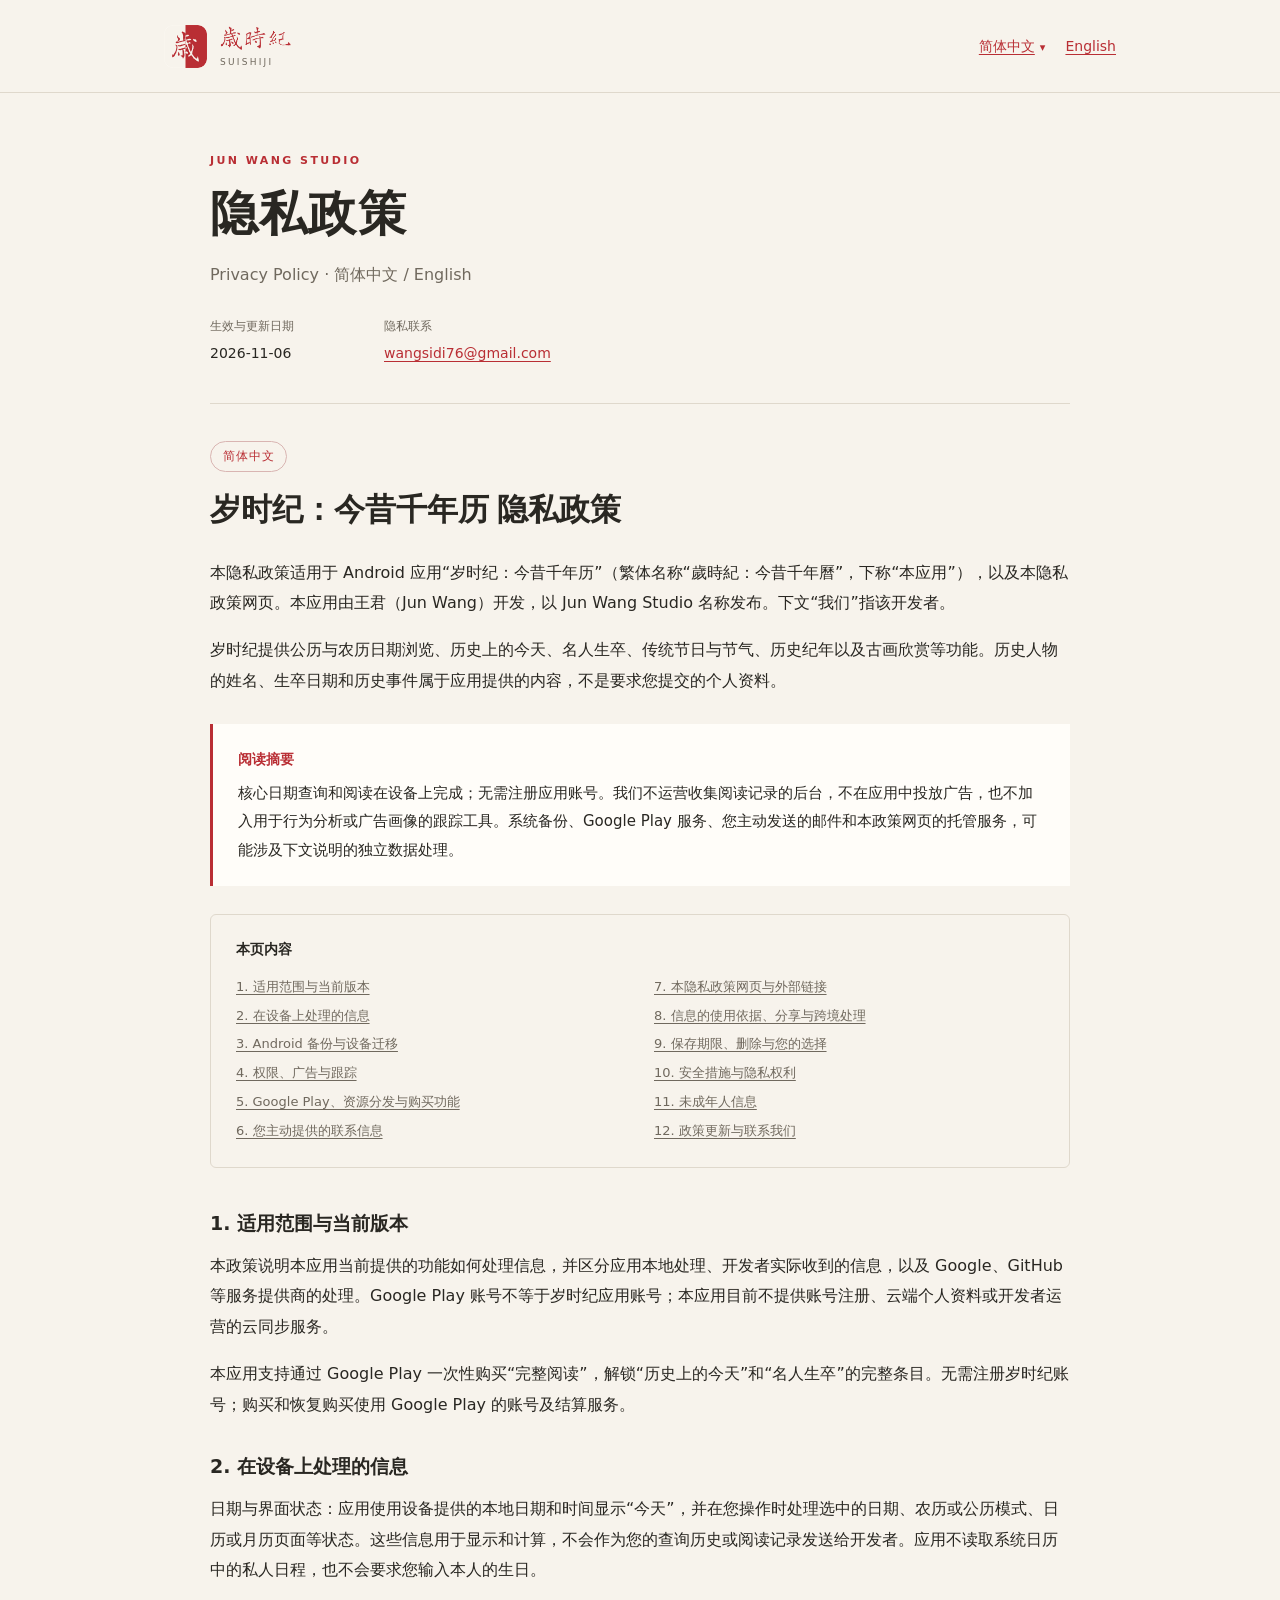
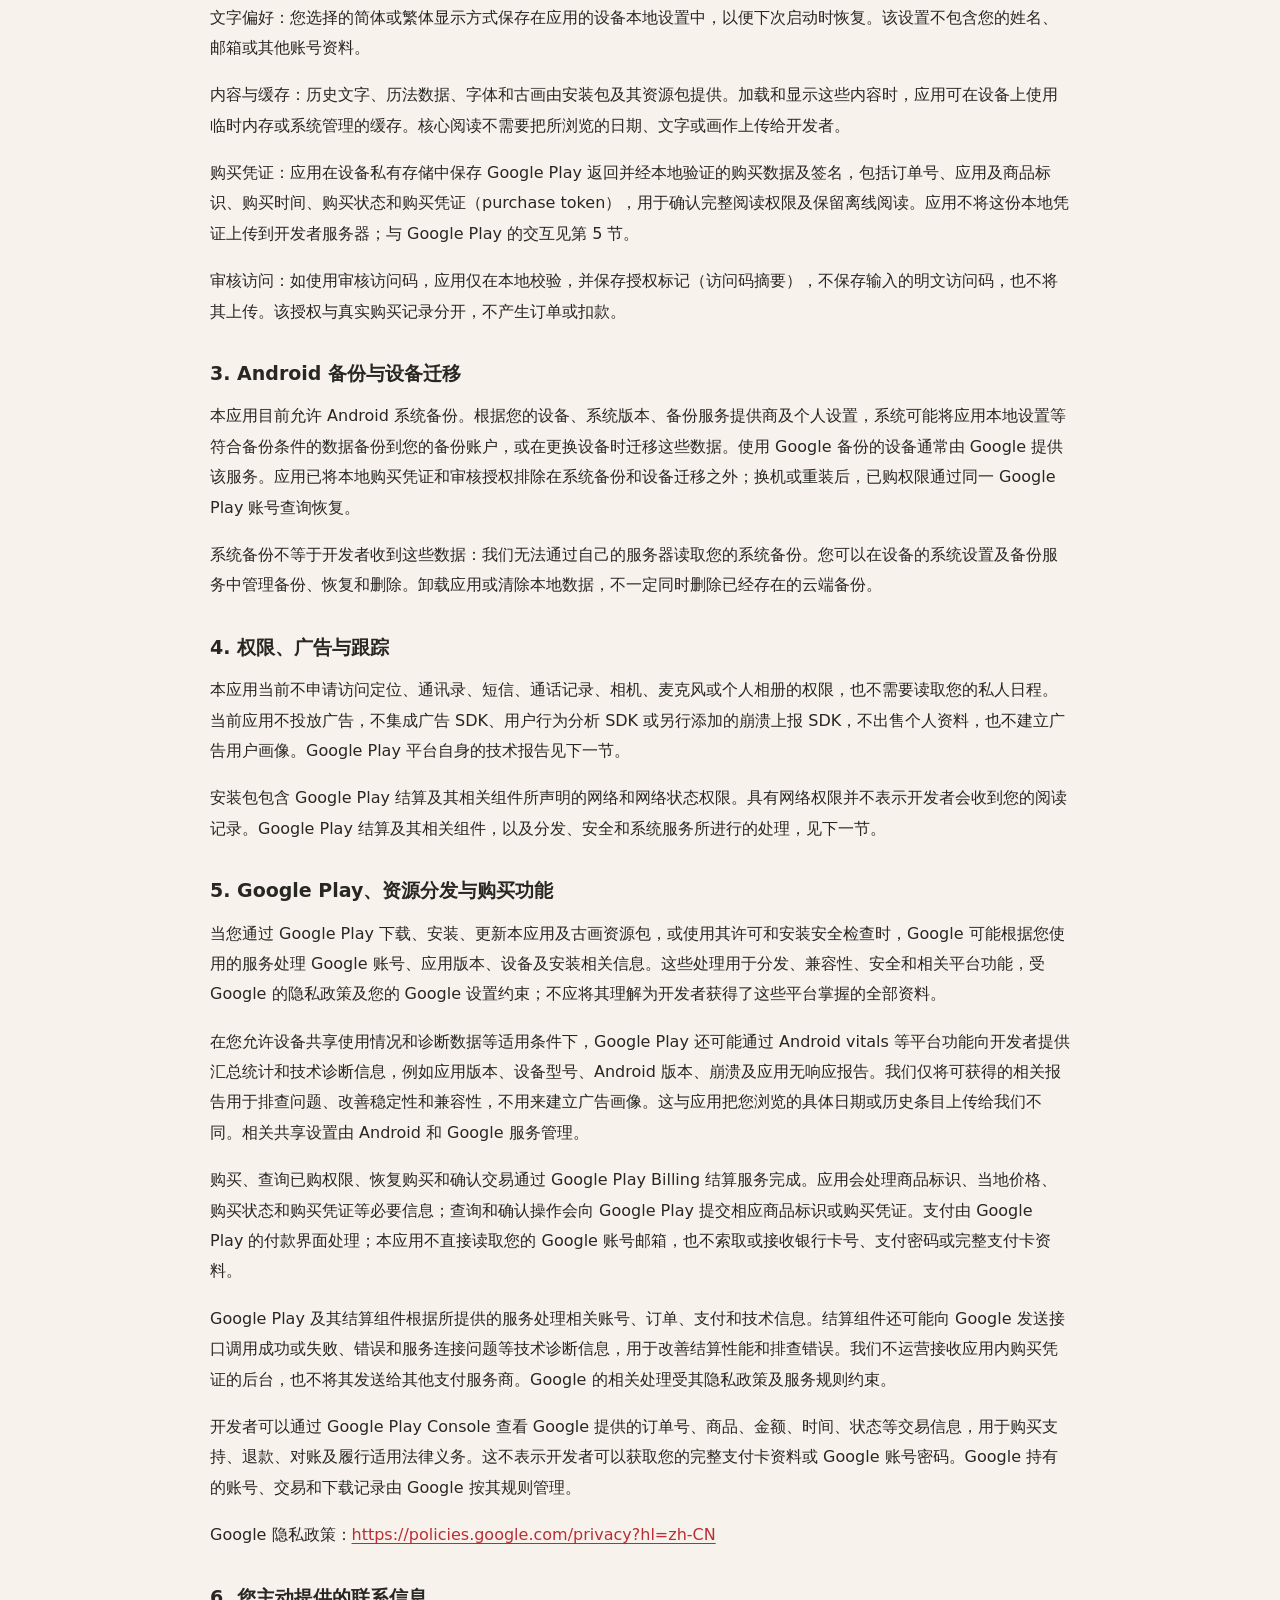
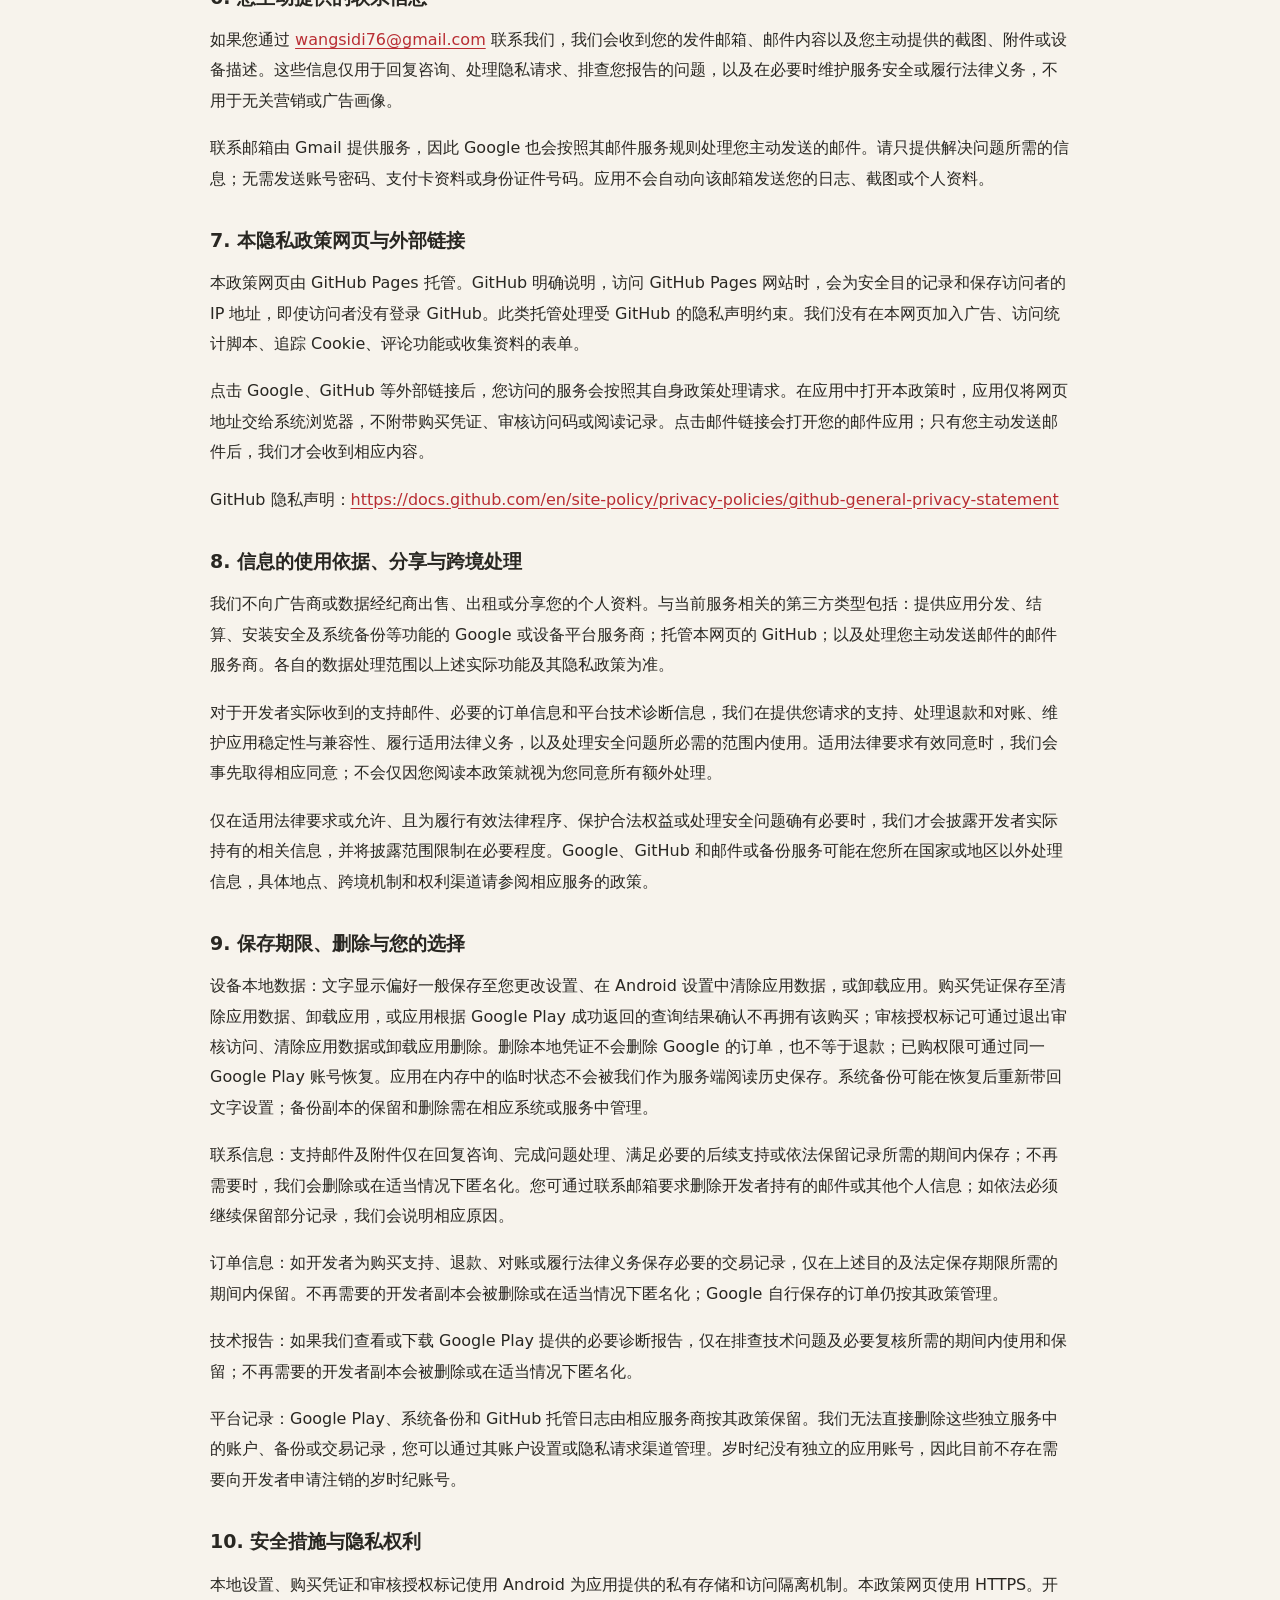
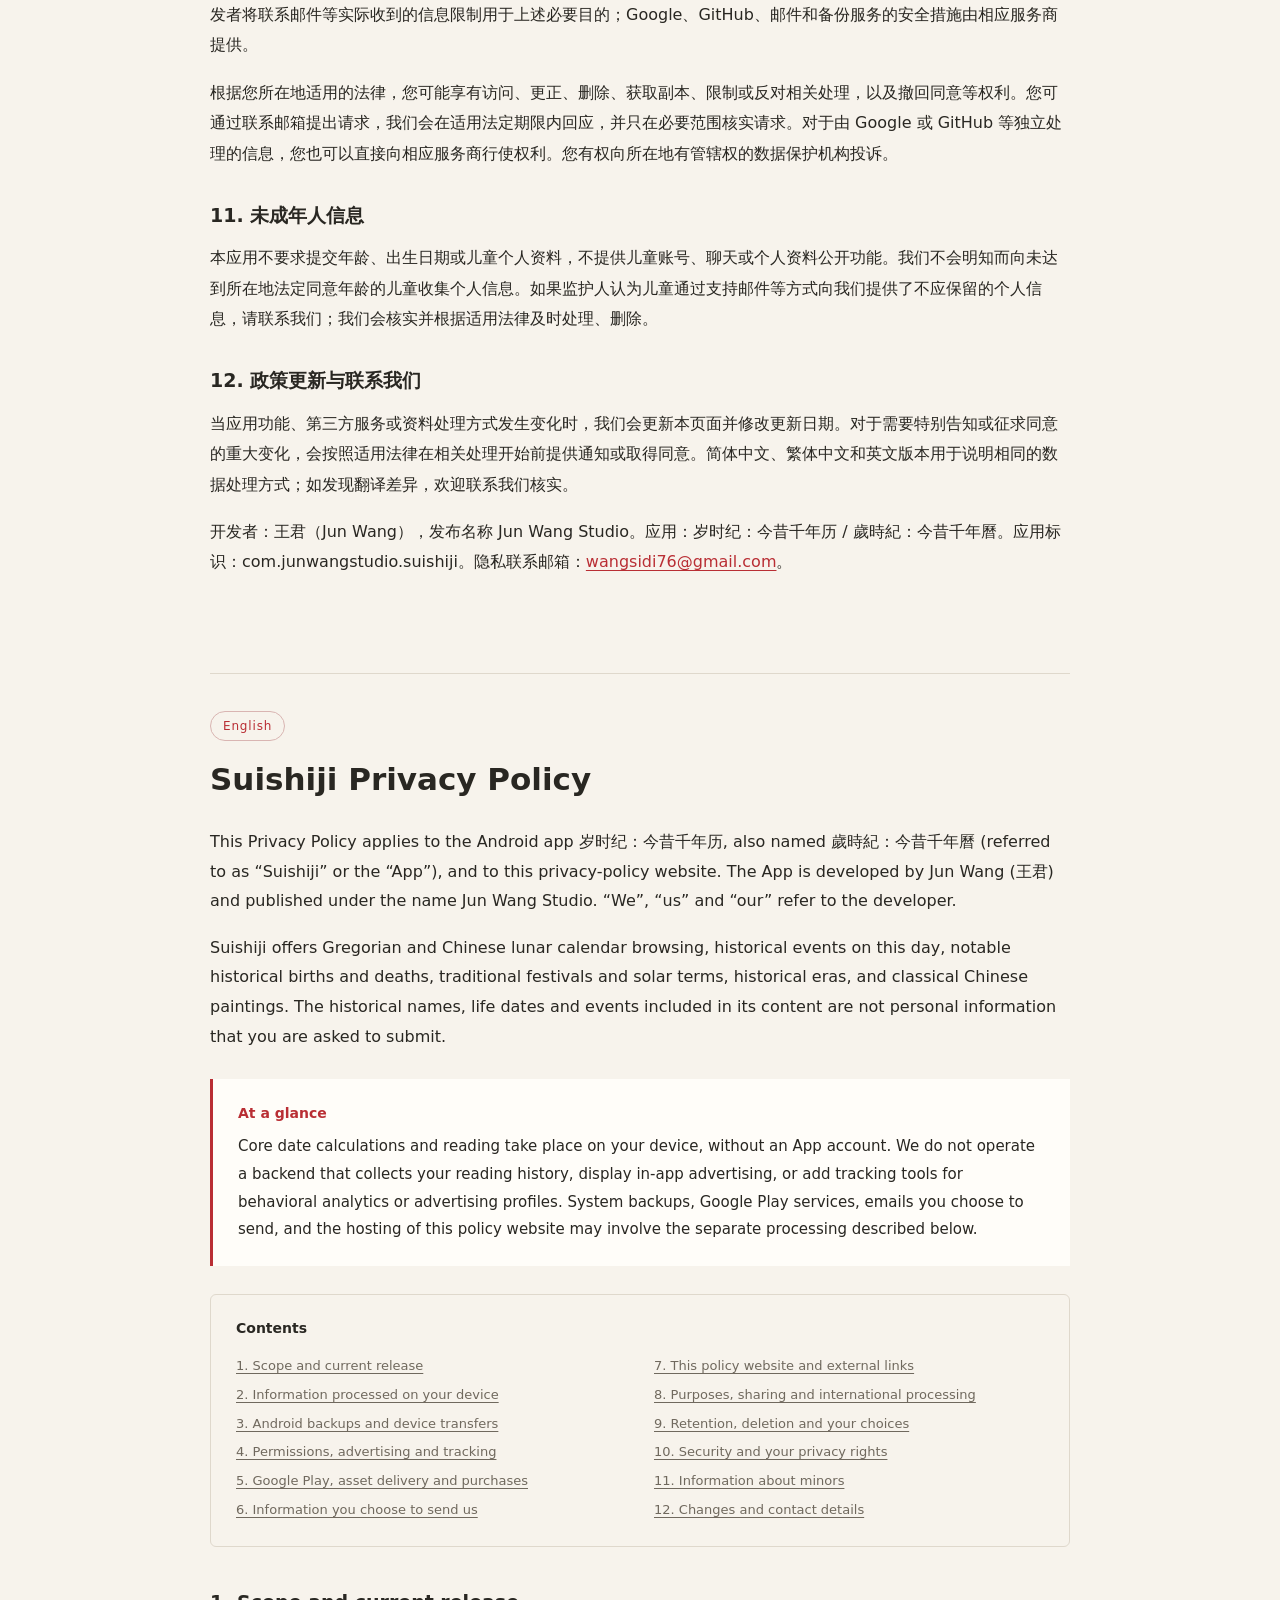
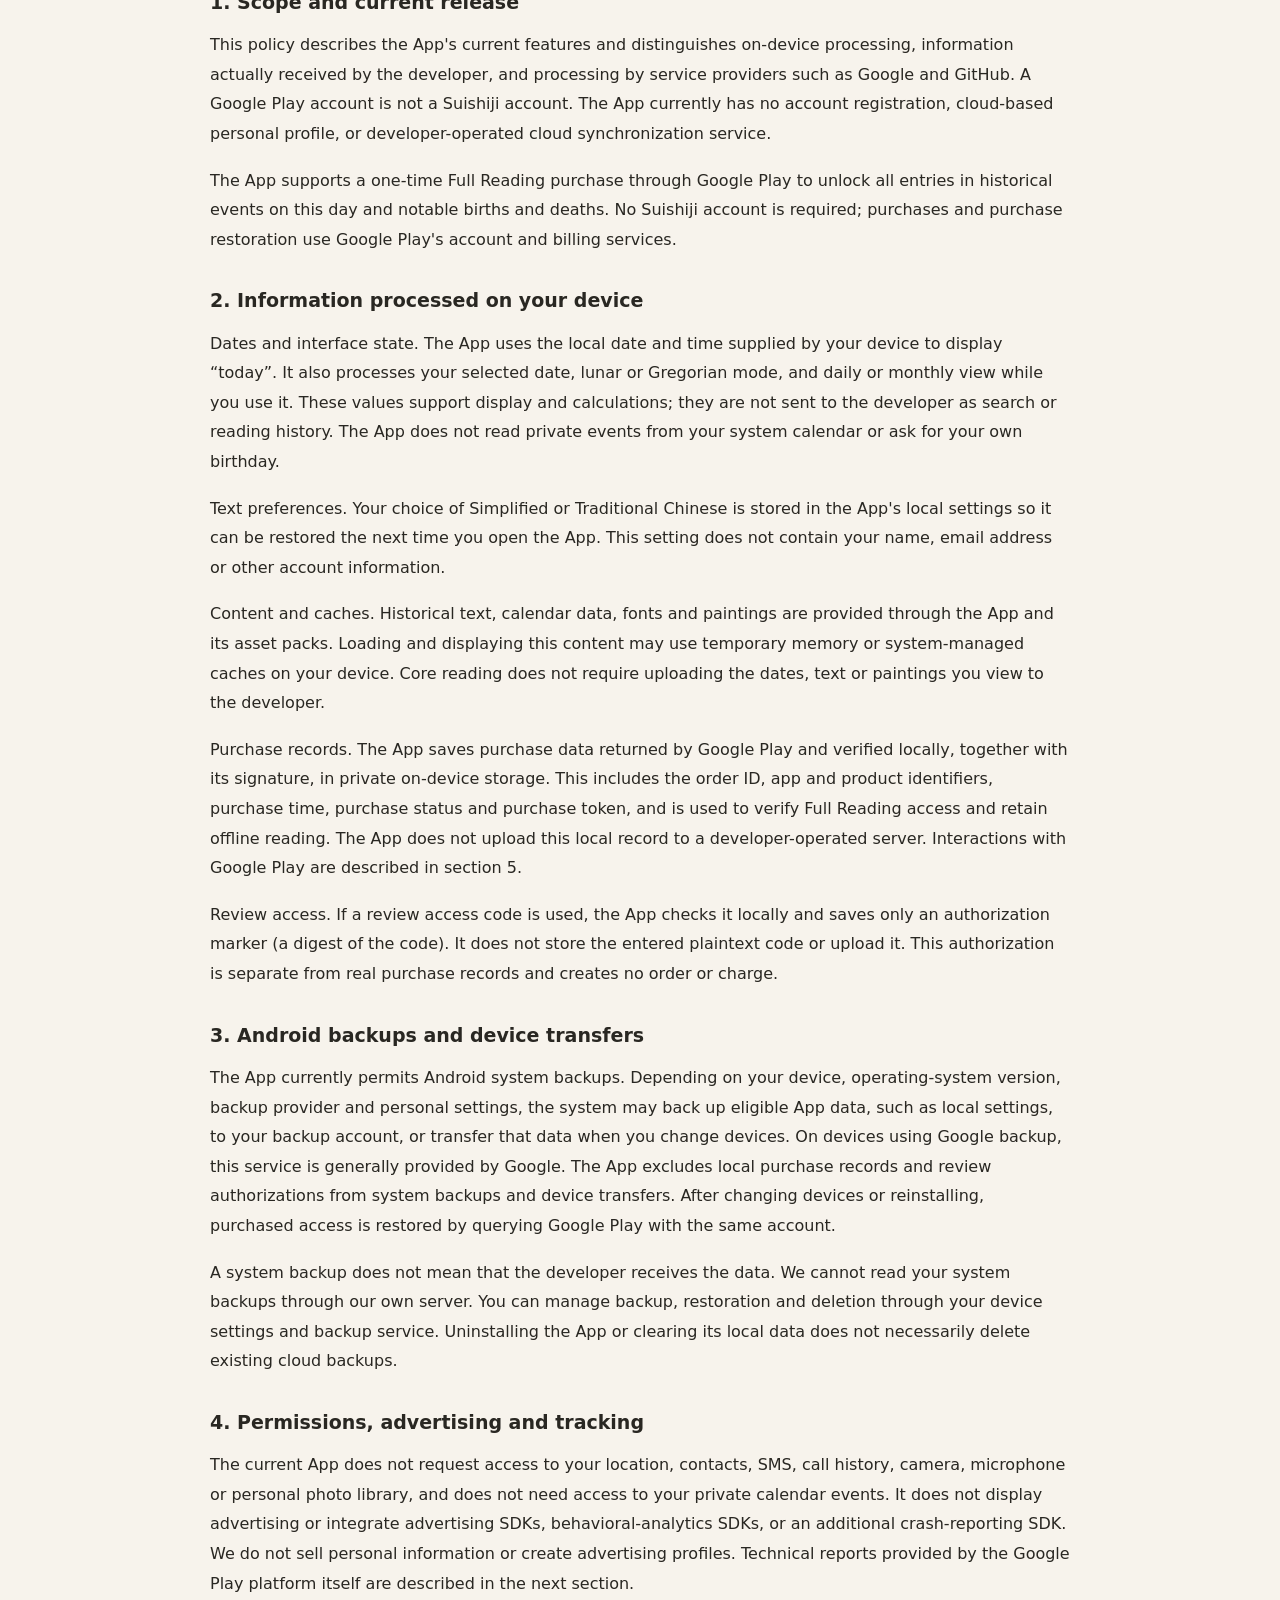
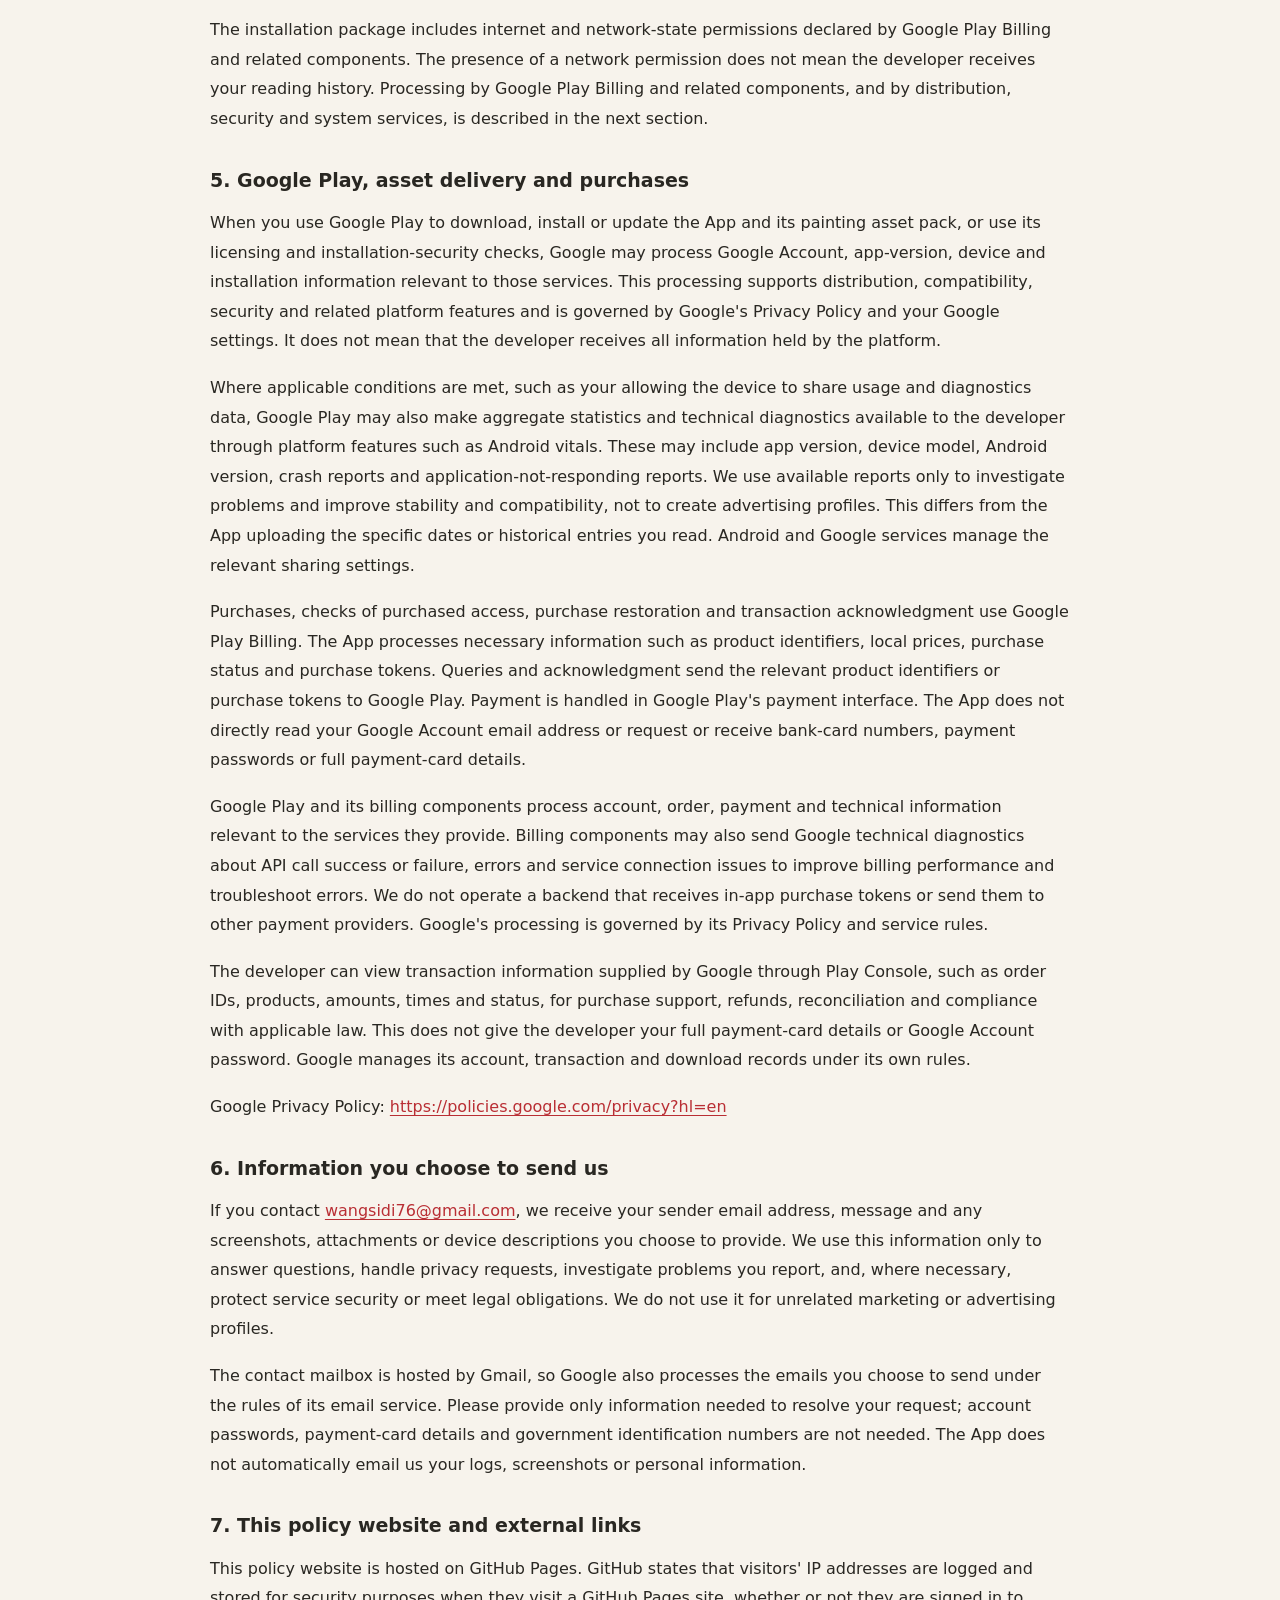
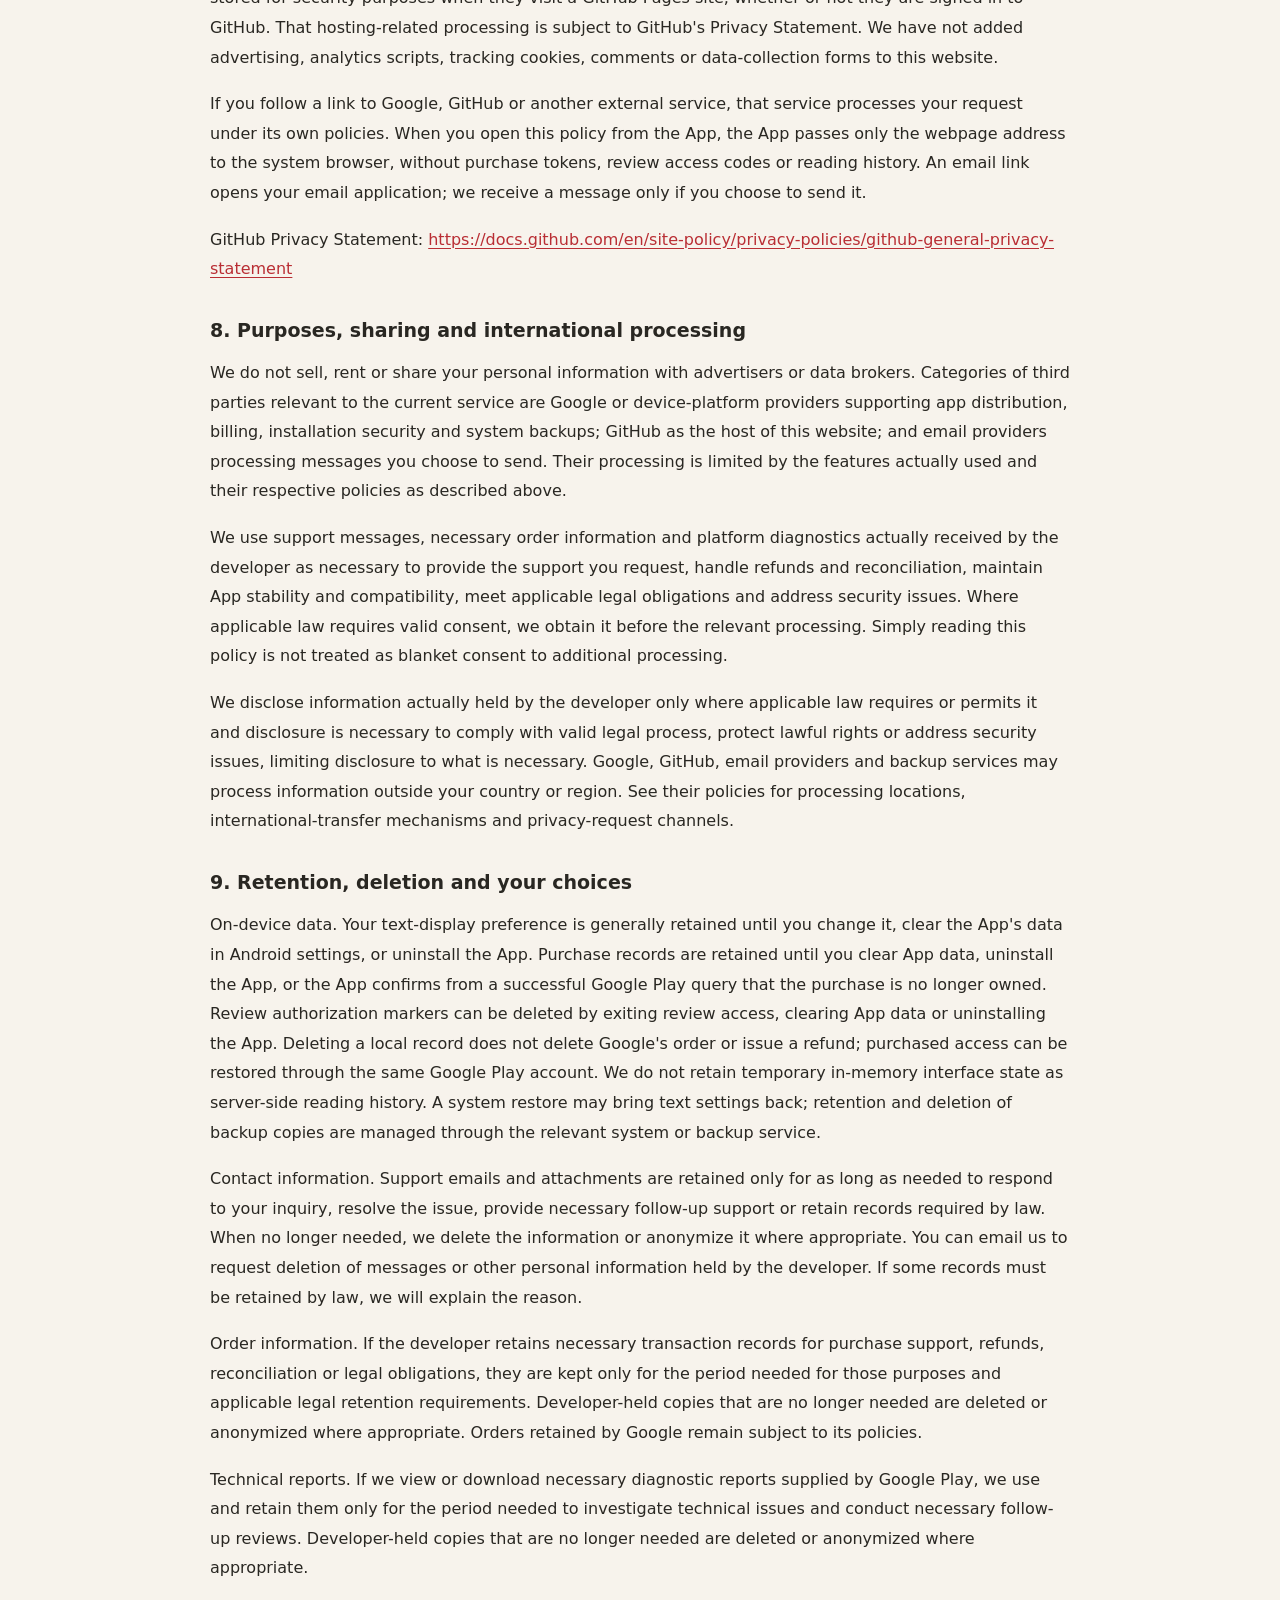
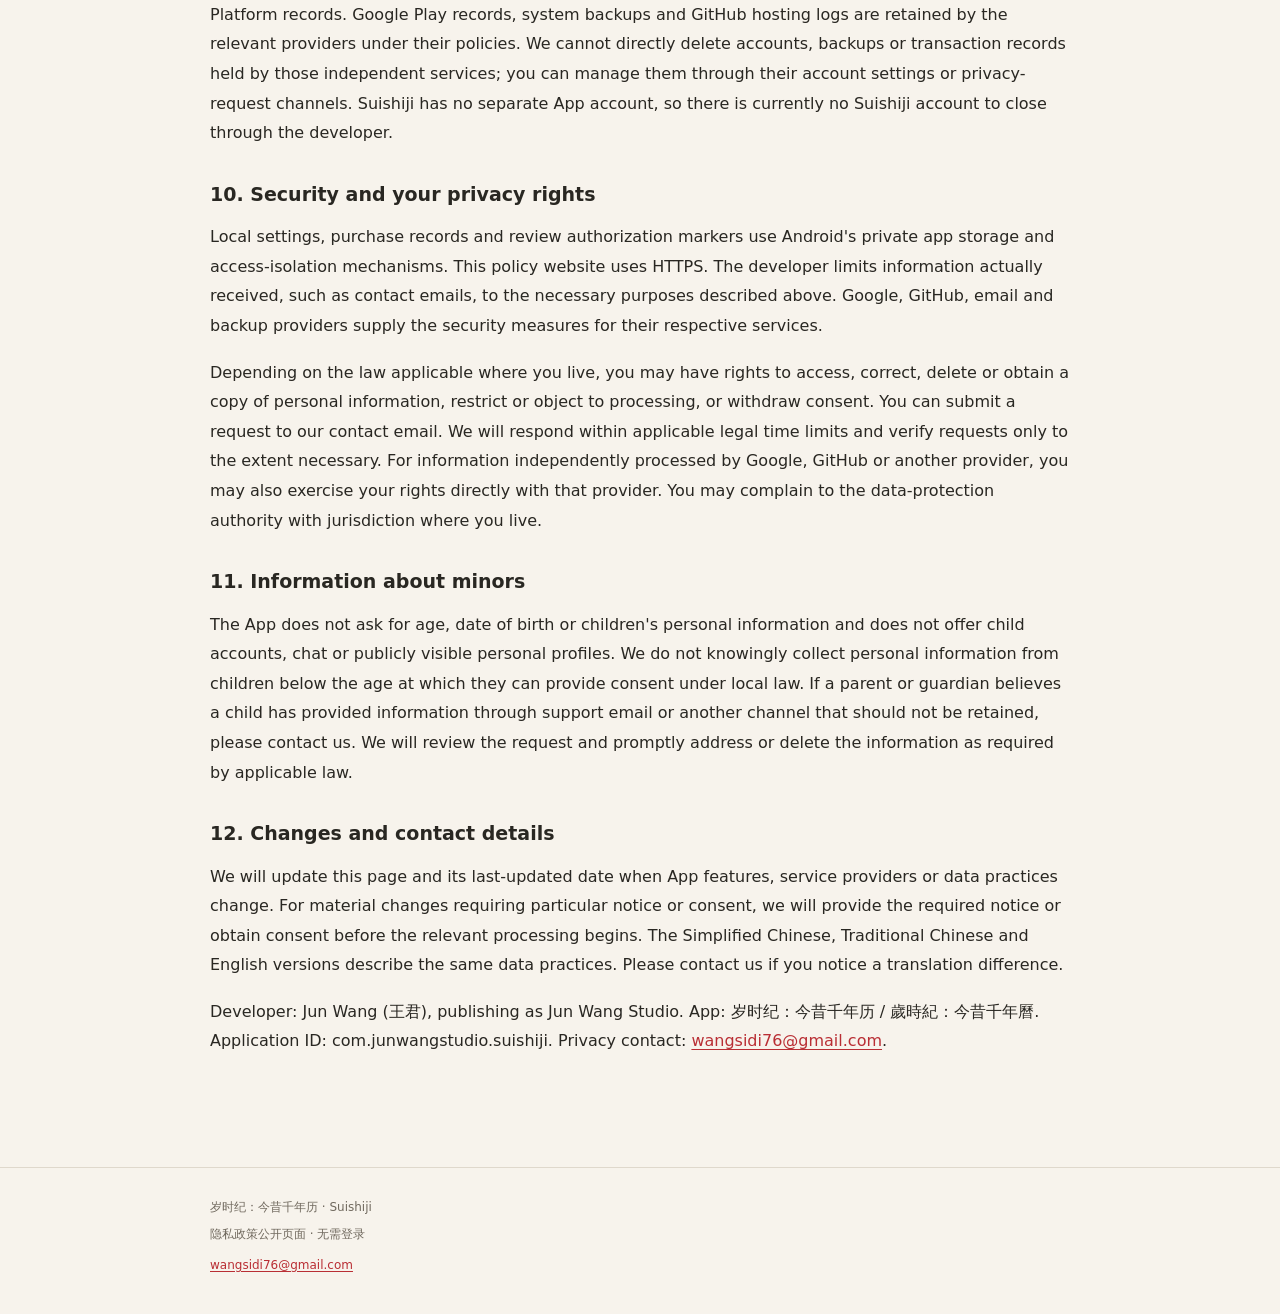
<file: index.html>
<!doctype html>
<html lang="zh-CN">
<head>
  <meta charset="utf-8">
  <meta name="viewport" content="width=device-width, initial-scale=1">
  <meta name="color-scheme" content="light">
  <meta name="description" content="岁时纪：今昔千年历 / Suishiji — 简体中文、繁體中文与英文隐私政策。Privacy practices, local settings, backups, Google Play and contact information.">
  <meta name="referrer" content="no-referrer">
  <meta http-equiv="Content-Security-Policy" content="default-src 'none'; style-src 'self'; img-src 'self'; base-uri 'none'; form-action 'none'">
  <title>隐私政策 / Privacy Policy · 岁时纪 Suishiji</title>
  <link rel="canonical" href="https://stephjwang.github.io/suishiji-privacy/">
  <link rel="alternate" hreflang="zh-CN" href="https://stephjwang.github.io/suishiji-privacy/zh-CN/">
  <link rel="alternate" hreflang="zh-Hant-CN" href="https://stephjwang.github.io/suishiji-privacy/zh-Hant/">
  <link rel="alternate" hreflang="en" href="https://stephjwang.github.io/suishiji-privacy/en/">
  <link rel="alternate" hreflang="x-default" href="https://stephjwang.github.io/suishiji-privacy/">
  <link rel="stylesheet" href="./styles.css?v=20261101-traditional">
</head>
<body>
  <a class="skip-link" href="#policy-content">跳至政策正文</a>
  <header class="site-header">
    <div class="header-inner">
      <a class="brand" href="./" aria-label="岁时纪 Suishiji"><img class="seal" src="./assets/suishiji-icon.png" width="43" height="43" alt=""><span><img class="brand-name" src="./assets/suishiji-wordmark-red.png" width="72" height="29" alt="歲時紀"><span class="brand-en">SUISHIJI</span></span></a>
      <nav class="language-nav" aria-label="Language / 语言"><details class="chinese-switch"><summary>简体中文</summary><div class="chinese-menu"><a href="#zh-CN" lang="zh-CN" aria-current="page">简体中文</a><a href="./zh-Hant/#zh-Hant" lang="zh-Hant-CN">繁體中文</a></div></details><a href="#en" lang="en" aria-label="Read the policy in English">English</a></nav>
    </div>
  </header>
  <main id="policy-content" class="page-shell">
    <div class="page-intro">
      <p class="eyebrow">JUN WANG STUDIO</p>
      <h1>隐私政策</h1>
      <p class="subtitle">Privacy Policy · 简体中文 / English</p>
      <dl class="meta">
        <div><dt>生效与更新日期</dt><dd><time datetime="2026-11-06">2026-11-06</time></dd></div>
        <div><dt>隐私联系</dt><dd><a href="mailto:wangsidi76@gmail.com">wangsidi76@gmail.com</a></dd></div>
      </dl>
    </div>
    <article lang="zh-CN" id="zh-CN" class="policy" aria-labelledby="zh-CN-title"><div class="language-label">简体中文</div><h2 id="zh-CN-title">岁时纪：今昔千年历 隐私政策</h2><p>本隐私政策适用于 Android 应用“岁时纪：今昔千年历”（繁体名称“歲時紀：今昔千年曆”，下称“本应用”），以及本隐私政策网页。本应用由王君（Jun Wang）开发，以 Jun Wang Studio 名称发布。下文“我们”指该开发者。</p>
<p>岁时纪提供公历与农历日期浏览、历史上的今天、名人生卒、传统节日与节气、历史纪年以及古画欣赏等功能。历史人物的姓名、生卒日期和历史事件属于应用提供的内容，不是要求您提交的个人资料。</p><aside class="summary" aria-label="阅读摘要"><strong>阅读摘要</strong><p>核心日期查询和阅读在设备上完成；无需注册应用账号。我们不运营收集阅读记录的后台，不在应用中投放广告，也不加入用于行为分析或广告画像的跟踪工具。系统备份、Google Play 服务、您主动发送的邮件和本政策网页的托管服务，可能涉及下文说明的独立数据处理。</p></aside><nav class="contents" aria-label="本页内容"><h3>本页内容</h3><ol><li><a href="#zh-CN-scope">1. 适用范围与当前版本</a></li>
<li><a href="#zh-CN-local">2. 在设备上处理的信息</a></li>
<li><a href="#zh-CN-backup">3. Android 备份与设备迁移</a></li>
<li><a href="#zh-CN-permissions">4. 权限、广告与跟踪</a></li>
<li><a href="#zh-CN-google-play">5. Google Play、资源分发与购买功能</a></li>
<li><a href="#zh-CN-contact-data">6. 您主动提供的联系信息</a></li>
<li><a href="#zh-CN-website">7. 本隐私政策网页与外部链接</a></li>
<li><a href="#zh-CN-sharing">8. 信息的使用依据、分享与跨境处理</a></li>
<li><a href="#zh-CN-retention">9. 保存期限、删除与您的选择</a></li>
<li><a href="#zh-CN-security-rights">10. 安全措施与隐私权利</a></li>
<li><a href="#zh-CN-children">11. 未成年人信息</a></li>
<li><a href="#zh-CN-changes">12. 政策更新与联系我们</a></li></ol></nav><section class="policy-section" aria-labelledby="zh-CN-scope"><h3 id="zh-CN-scope">1. 适用范围与当前版本</h3><p>本政策说明本应用当前提供的功能如何处理信息，并区分应用本地处理、开发者实际收到的信息，以及 Google、GitHub 等服务提供商的处理。Google Play 账号不等于岁时纪应用账号；本应用目前不提供账号注册、云端个人资料或开发者运营的云同步服务。</p>
<p>本应用支持通过 Google Play 一次性购买“完整阅读”，解锁“历史上的今天”和“名人生卒”的完整条目。无需注册岁时纪账号；购买和恢复购买使用 Google Play 的账号及结算服务。</p></section>
<section class="policy-section" aria-labelledby="zh-CN-local"><h3 id="zh-CN-local">2. 在设备上处理的信息</h3><p>日期与界面状态：应用使用设备提供的本地日期和时间显示“今天”，并在您操作时处理选中的日期、农历或公历模式、日历或月历页面等状态。这些信息用于显示和计算，不会作为您的查询历史或阅读记录发送给开发者。应用不读取系统日历中的私人日程，也不会要求您输入本人的生日。</p>
<p>文字偏好：您选择的简体或繁体显示方式保存在应用的设备本地设置中，以便下次启动时恢复。该设置不包含您的姓名、邮箱或其他账号资料。</p>
<p>内容与缓存：历史文字、历法数据、字体和古画由安装包及其资源包提供。加载和显示这些内容时，应用可在设备上使用临时内存或系统管理的缓存。核心阅读不需要把所浏览的日期、文字或画作上传给开发者。</p>
<p>购买凭证：应用在设备私有存储中保存 Google Play 返回并经本地验证的购买数据及签名，包括订单号、应用及商品标识、购买时间、购买状态和购买凭证（purchase token），用于确认完整阅读权限及保留离线阅读。应用不将这份本地凭证上传到开发者服务器；与 Google Play 的交互见第 5 节。</p>
<p>审核访问：如使用审核访问码，应用仅在本地校验，并保存授权标记（访问码摘要），不保存输入的明文访问码，也不将其上传。该授权与真实购买记录分开，不产生订单或扣款。</p></section>
<section class="policy-section" aria-labelledby="zh-CN-backup"><h3 id="zh-CN-backup">3. Android 备份与设备迁移</h3><p>本应用目前允许 Android 系统备份。根据您的设备、系统版本、备份服务提供商及个人设置，系统可能将应用本地设置等符合备份条件的数据备份到您的备份账户，或在更换设备时迁移这些数据。使用 Google 备份的设备通常由 Google 提供该服务。应用已将本地购买凭证和审核授权排除在系统备份和设备迁移之外；换机或重装后，已购权限通过同一 Google Play 账号查询恢复。</p>
<p>系统备份不等于开发者收到这些数据：我们无法通过自己的服务器读取您的系统备份。您可以在设备的系统设置及备份服务中管理备份、恢复和删除。卸载应用或清除本地数据，不一定同时删除已经存在的云端备份。</p></section>
<section class="policy-section" aria-labelledby="zh-CN-permissions"><h3 id="zh-CN-permissions">4. 权限、广告与跟踪</h3><p>本应用当前不申请访问定位、通讯录、短信、通话记录、相机、麦克风或个人相册的权限，也不需要读取您的私人日程。当前应用不投放广告，不集成广告 SDK、用户行为分析 SDK 或另行添加的崩溃上报 SDK，不出售个人资料，也不建立广告用户画像。Google Play 平台自身的技术报告见下一节。</p>
<p>安装包包含 Google Play 结算及其相关组件所声明的网络和网络状态权限。具有网络权限并不表示开发者会收到您的阅读记录。Google Play 结算及其相关组件，以及分发、安全和系统服务所进行的处理，见下一节。</p></section>
<section class="policy-section" aria-labelledby="zh-CN-google-play"><h3 id="zh-CN-google-play">5. Google Play、资源分发与购买功能</h3><p>当您通过 Google Play 下载、安装、更新本应用及古画资源包，或使用其许可和安装安全检查时，Google 可能根据您使用的服务处理 Google 账号、应用版本、设备及安装相关信息。这些处理用于分发、兼容性、安全和相关平台功能，受 Google 的隐私政策及您的 Google 设置约束；不应将其理解为开发者获得了这些平台掌握的全部资料。</p>
<p>在您允许设备共享使用情况和诊断数据等适用条件下，Google Play 还可能通过 Android vitals 等平台功能向开发者提供汇总统计和技术诊断信息，例如应用版本、设备型号、Android 版本、崩溃及应用无响应报告。我们仅将可获得的相关报告用于排查问题、改善稳定性和兼容性，不用来建立广告画像。这与应用把您浏览的具体日期或历史条目上传给我们不同。相关共享设置由 Android 和 Google 服务管理。</p>
<p>购买、查询已购权限、恢复购买和确认交易通过 Google Play Billing 结算服务完成。应用会处理商品标识、当地价格、购买状态和购买凭证等必要信息；查询和确认操作会向 Google Play 提交相应商品标识或购买凭证。支付由 Google Play 的付款界面处理；本应用不直接读取您的 Google 账号邮箱，也不索取或接收银行卡号、支付密码或完整支付卡资料。</p>
<p>Google Play 及其结算组件根据所提供的服务处理相关账号、订单、支付和技术信息。结算组件还可能向 Google 发送接口调用成功或失败、错误和服务连接问题等技术诊断信息，用于改善结算性能和排查错误。我们不运营接收应用内购买凭证的后台，也不将其发送给其他支付服务商。Google 的相关处理受其隐私政策及服务规则约束。</p>
<p>开发者可以通过 Google Play Console 查看 Google 提供的订单号、商品、金额、时间、状态等交易信息，用于购买支持、退款、对账及履行适用法律义务。这不表示开发者可以获取您的完整支付卡资料或 Google 账号密码。Google 持有的账号、交易和下载记录由 Google 按其规则管理。</p>
<p>Google 隐私政策：<a href="https://policies.google.com/privacy?hl=zh-CN">https://policies.google.com/privacy?hl=zh-CN</a></p></section>
<section class="policy-section" aria-labelledby="zh-CN-contact-data"><h3 id="zh-CN-contact-data">6. 您主动提供的联系信息</h3><p>如果您通过 <a href="mailto:wangsidi76@gmail.com">wangsidi76@gmail.com</a> 联系我们，我们会收到您的发件邮箱、邮件内容以及您主动提供的截图、附件或设备描述。这些信息仅用于回复咨询、处理隐私请求、排查您报告的问题，以及在必要时维护服务安全或履行法律义务，不用于无关营销或广告画像。</p>
<p>联系邮箱由 Gmail 提供服务，因此 Google 也会按照其邮件服务规则处理您主动发送的邮件。请只提供解决问题所需的信息；无需发送账号密码、支付卡资料或身份证件号码。应用不会自动向该邮箱发送您的日志、截图或个人资料。</p></section>
<section class="policy-section" aria-labelledby="zh-CN-website"><h3 id="zh-CN-website">7. 本隐私政策网页与外部链接</h3><p>本政策网页由 GitHub Pages 托管。GitHub 明确说明，访问 GitHub Pages 网站时，会为安全目的记录和保存访问者的 IP 地址，即使访问者没有登录 GitHub。此类托管处理受 GitHub 的隐私声明约束。我们没有在本网页加入广告、访问统计脚本、追踪 Cookie、评论功能或收集资料的表单。</p>
<p>点击 Google、GitHub 等外部链接后，您访问的服务会按照其自身政策处理请求。在应用中打开本政策时，应用仅将网页地址交给系统浏览器，不附带购买凭证、审核访问码或阅读记录。点击邮件链接会打开您的邮件应用；只有您主动发送邮件后，我们才会收到相应内容。</p>
<p>GitHub 隐私声明：<a href="https://docs.github.com/en/site-policy/privacy-policies/github-general-privacy-statement">https://docs.github.com/en/site-policy/privacy-policies/github-general-privacy-statement</a></p></section>
<section class="policy-section" aria-labelledby="zh-CN-sharing"><h3 id="zh-CN-sharing">8. 信息的使用依据、分享与跨境处理</h3><p>我们不向广告商或数据经纪商出售、出租或分享您的个人资料。与当前服务相关的第三方类型包括：提供应用分发、结算、安装安全及系统备份等功能的 Google 或设备平台服务商；托管本网页的 GitHub；以及处理您主动发送邮件的邮件服务商。各自的数据处理范围以上述实际功能及其隐私政策为准。</p>
<p>对于开发者实际收到的支持邮件、必要的订单信息和平台技术诊断信息，我们在提供您请求的支持、处理退款和对账、维护应用稳定性与兼容性、履行适用法律义务，以及处理安全问题所必需的范围内使用。适用法律要求有效同意时，我们会事先取得相应同意；不会仅因您阅读本政策就视为您同意所有额外处理。</p>
<p>仅在适用法律要求或允许、且为履行有效法律程序、保护合法权益或处理安全问题确有必要时，我们才会披露开发者实际持有的相关信息，并将披露范围限制在必要程度。Google、GitHub 和邮件或备份服务可能在您所在国家或地区以外处理信息，具体地点、跨境机制和权利渠道请参阅相应服务的政策。</p></section>
<section class="policy-section" aria-labelledby="zh-CN-retention"><h3 id="zh-CN-retention">9. 保存期限、删除与您的选择</h3><p>设备本地数据：文字显示偏好一般保存至您更改设置、在 Android 设置中清除应用数据，或卸载应用。购买凭证保存至清除应用数据、卸载应用，或应用根据 Google Play 成功返回的查询结果确认不再拥有该购买；审核授权标记可通过退出审核访问、清除应用数据或卸载应用删除。删除本地凭证不会删除 Google 的订单，也不等于退款；已购权限可通过同一 Google Play 账号恢复。应用在内存中的临时状态不会被我们作为服务端阅读历史保存。系统备份可能在恢复后重新带回文字设置；备份副本的保留和删除需在相应系统或服务中管理。</p>
<p>联系信息：支持邮件及附件仅在回复咨询、完成问题处理、满足必要的后续支持或依法保留记录所需的期间内保存；不再需要时，我们会删除或在适当情况下匿名化。您可通过联系邮箱要求删除开发者持有的邮件或其他个人信息；如依法必须继续保留部分记录，我们会说明相应原因。</p>
<p>订单信息：如开发者为购买支持、退款、对账或履行法律义务保存必要的交易记录，仅在上述目的及法定保存期限所需的期间内保留。不再需要的开发者副本会被删除或在适当情况下匿名化；Google 自行保存的订单仍按其政策管理。</p>
<p>技术报告：如果我们查看或下载 Google Play 提供的必要诊断报告，仅在排查技术问题及必要复核所需的期间内使用和保留；不再需要的开发者副本会被删除或在适当情况下匿名化。</p>
<p>平台记录：Google Play、系统备份和 GitHub 托管日志由相应服务商按其政策保留。我们无法直接删除这些独立服务中的账户、备份或交易记录，您可以通过其账户设置或隐私请求渠道管理。岁时纪没有独立的应用账号，因此目前不存在需要向开发者申请注销的岁时纪账号。</p></section>
<section class="policy-section" aria-labelledby="zh-CN-security-rights"><h3 id="zh-CN-security-rights">10. 安全措施与隐私权利</h3><p>本地设置、购买凭证和审核授权标记使用 Android 为应用提供的私有存储和访问隔离机制。本政策网页使用 HTTPS。开发者将联系邮件等实际收到的信息限制用于上述必要目的；Google、GitHub、邮件和备份服务的安全措施由相应服务商提供。</p>
<p>根据您所在地适用的法律，您可能享有访问、更正、删除、获取副本、限制或反对相关处理，以及撤回同意等权利。您可通过联系邮箱提出请求，我们会在适用法定期限内回应，并只在必要范围核实请求。对于由 Google 或 GitHub 等独立处理的信息，您也可以直接向相应服务商行使权利。您有权向所在地有管辖权的数据保护机构投诉。</p></section>
<section class="policy-section" aria-labelledby="zh-CN-children"><h3 id="zh-CN-children">11. 未成年人信息</h3><p>本应用不要求提交年龄、出生日期或儿童个人资料，不提供儿童账号、聊天或个人资料公开功能。我们不会明知而向未达到所在地法定同意年龄的儿童收集个人信息。如果监护人认为儿童通过支持邮件等方式向我们提供了不应保留的个人信息，请联系我们；我们会核实并根据适用法律及时处理、删除。</p></section>
<section class="policy-section" aria-labelledby="zh-CN-changes"><h3 id="zh-CN-changes">12. 政策更新与联系我们</h3><p>当应用功能、第三方服务或资料处理方式发生变化时，我们会更新本页面并修改更新日期。对于需要特别告知或征求同意的重大变化，会按照适用法律在相关处理开始前提供通知或取得同意。简体中文、繁体中文和英文版本用于说明相同的数据处理方式；如发现翻译差异，欢迎联系我们核实。</p>
<p>开发者：王君（Jun Wang），发布名称 Jun Wang Studio。应用：岁时纪：今昔千年历 / 歲時紀：今昔千年曆。应用标识：com.junwangstudio.suishiji。隐私联系邮箱：<a href="mailto:wangsidi76@gmail.com">wangsidi76@gmail.com</a>。</p></section></article>
<article lang="en" id="en" class="policy" aria-labelledby="en-title"><div class="language-label">English</div><h2 id="en-title">Suishiji Privacy Policy</h2><p>This Privacy Policy applies to the Android app 岁时纪：今昔千年历, also named 歲時紀：今昔千年曆 (referred to as “Suishiji” or the “App”), and to this privacy-policy website. The App is developed by Jun Wang (王君) and published under the name Jun Wang Studio. “We”, “us” and “our” refer to the developer.</p>
<p>Suishiji offers Gregorian and Chinese lunar calendar browsing, historical events on this day, notable historical births and deaths, traditional festivals and solar terms, historical eras, and classical Chinese paintings. The historical names, life dates and events included in its content are not personal information that you are asked to submit.</p><aside class="summary" aria-label="At a glance"><strong>At a glance</strong><p>Core date calculations and reading take place on your device, without an App account. We do not operate a backend that collects your reading history, display in-app advertising, or add tracking tools for behavioral analytics or advertising profiles. System backups, Google Play services, emails you choose to send, and the hosting of this policy website may involve the separate processing described below.</p></aside><nav class="contents" aria-label="Contents"><h3>Contents</h3><ol><li><a href="#en-scope">1. Scope and current release</a></li>
<li><a href="#en-local">2. Information processed on your device</a></li>
<li><a href="#en-backup">3. Android backups and device transfers</a></li>
<li><a href="#en-permissions">4. Permissions, advertising and tracking</a></li>
<li><a href="#en-google-play">5. Google Play, asset delivery and purchases</a></li>
<li><a href="#en-contact-data">6. Information you choose to send us</a></li>
<li><a href="#en-website">7. This policy website and external links</a></li>
<li><a href="#en-sharing">8. Purposes, sharing and international processing</a></li>
<li><a href="#en-retention">9. Retention, deletion and your choices</a></li>
<li><a href="#en-security-rights">10. Security and your privacy rights</a></li>
<li><a href="#en-children">11. Information about minors</a></li>
<li><a href="#en-changes">12. Changes and contact details</a></li></ol></nav><section class="policy-section" aria-labelledby="en-scope"><h3 id="en-scope">1. Scope and current release</h3><p>This policy describes the App&#x27;s current features and distinguishes on-device processing, information actually received by the developer, and processing by service providers such as Google and GitHub. A Google Play account is not a Suishiji account. The App currently has no account registration, cloud-based personal profile, or developer-operated cloud synchronization service.</p>
<p>The App supports a one-time Full Reading purchase through Google Play to unlock all entries in historical events on this day and notable births and deaths. No Suishiji account is required; purchases and purchase restoration use Google Play&#x27;s account and billing services.</p></section>
<section class="policy-section" aria-labelledby="en-local"><h3 id="en-local">2. Information processed on your device</h3><p>Dates and interface state. The App uses the local date and time supplied by your device to display “today”. It also processes your selected date, lunar or Gregorian mode, and daily or monthly view while you use it. These values support display and calculations; they are not sent to the developer as search or reading history. The App does not read private events from your system calendar or ask for your own birthday.</p>
<p>Text preferences. Your choice of Simplified or Traditional Chinese is stored in the App&#x27;s local settings so it can be restored the next time you open the App. This setting does not contain your name, email address or other account information.</p>
<p>Content and caches. Historical text, calendar data, fonts and paintings are provided through the App and its asset packs. Loading and displaying this content may use temporary memory or system-managed caches on your device. Core reading does not require uploading the dates, text or paintings you view to the developer.</p>
<p>Purchase records. The App saves purchase data returned by Google Play and verified locally, together with its signature, in private on-device storage. This includes the order ID, app and product identifiers, purchase time, purchase status and purchase token, and is used to verify Full Reading access and retain offline reading. The App does not upload this local record to a developer-operated server. Interactions with Google Play are described in section 5.</p>
<p>Review access. If a review access code is used, the App checks it locally and saves only an authorization marker (a digest of the code). It does not store the entered plaintext code or upload it. This authorization is separate from real purchase records and creates no order or charge.</p></section>
<section class="policy-section" aria-labelledby="en-backup"><h3 id="en-backup">3. Android backups and device transfers</h3><p>The App currently permits Android system backups. Depending on your device, operating-system version, backup provider and personal settings, the system may back up eligible App data, such as local settings, to your backup account, or transfer that data when you change devices. On devices using Google backup, this service is generally provided by Google. The App excludes local purchase records and review authorizations from system backups and device transfers. After changing devices or reinstalling, purchased access is restored by querying Google Play with the same account.</p>
<p>A system backup does not mean that the developer receives the data. We cannot read your system backups through our own server. You can manage backup, restoration and deletion through your device settings and backup service. Uninstalling the App or clearing its local data does not necessarily delete existing cloud backups.</p></section>
<section class="policy-section" aria-labelledby="en-permissions"><h3 id="en-permissions">4. Permissions, advertising and tracking</h3><p>The current App does not request access to your location, contacts, SMS, call history, camera, microphone or personal photo library, and does not need access to your private calendar events. It does not display advertising or integrate advertising SDKs, behavioral-analytics SDKs, or an additional crash-reporting SDK. We do not sell personal information or create advertising profiles. Technical reports provided by the Google Play platform itself are described in the next section.</p>
<p>The installation package includes internet and network-state permissions declared by Google Play Billing and related components. The presence of a network permission does not mean the developer receives your reading history. Processing by Google Play Billing and related components, and by distribution, security and system services, is described in the next section.</p></section>
<section class="policy-section" aria-labelledby="en-google-play"><h3 id="en-google-play">5. Google Play, asset delivery and purchases</h3><p>When you use Google Play to download, install or update the App and its painting asset pack, or use its licensing and installation-security checks, Google may process Google Account, app-version, device and installation information relevant to those services. This processing supports distribution, compatibility, security and related platform features and is governed by Google&#x27;s Privacy Policy and your Google settings. It does not mean that the developer receives all information held by the platform.</p>
<p>Where applicable conditions are met, such as your allowing the device to share usage and diagnostics data, Google Play may also make aggregate statistics and technical diagnostics available to the developer through platform features such as Android vitals. These may include app version, device model, Android version, crash reports and application-not-responding reports. We use available reports only to investigate problems and improve stability and compatibility, not to create advertising profiles. This differs from the App uploading the specific dates or historical entries you read. Android and Google services manage the relevant sharing settings.</p>
<p>Purchases, checks of purchased access, purchase restoration and transaction acknowledgment use Google Play Billing. The App processes necessary information such as product identifiers, local prices, purchase status and purchase tokens. Queries and acknowledgment send the relevant product identifiers or purchase tokens to Google Play. Payment is handled in Google Play&#x27;s payment interface. The App does not directly read your Google Account email address or request or receive bank-card numbers, payment passwords or full payment-card details.</p>
<p>Google Play and its billing components process account, order, payment and technical information relevant to the services they provide. Billing components may also send Google technical diagnostics about API call success or failure, errors and service connection issues to improve billing performance and troubleshoot errors. We do not operate a backend that receives in-app purchase tokens or send them to other payment providers. Google&#x27;s processing is governed by its Privacy Policy and service rules.</p>
<p>The developer can view transaction information supplied by Google through Play Console, such as order IDs, products, amounts, times and status, for purchase support, refunds, reconciliation and compliance with applicable law. This does not give the developer your full payment-card details or Google Account password. Google manages its account, transaction and download records under its own rules.</p>
<p>Google Privacy Policy: <a href="https://policies.google.com/privacy?hl=en">https://policies.google.com/privacy?hl=en</a></p></section>
<section class="policy-section" aria-labelledby="en-contact-data"><h3 id="en-contact-data">6. Information you choose to send us</h3><p>If you contact <a href="mailto:wangsidi76@gmail.com">wangsidi76@gmail.com</a>, we receive your sender email address, message and any screenshots, attachments or device descriptions you choose to provide. We use this information only to answer questions, handle privacy requests, investigate problems you report, and, where necessary, protect service security or meet legal obligations. We do not use it for unrelated marketing or advertising profiles.</p>
<p>The contact mailbox is hosted by Gmail, so Google also processes the emails you choose to send under the rules of its email service. Please provide only information needed to resolve your request; account passwords, payment-card details and government identification numbers are not needed. The App does not automatically email us your logs, screenshots or personal information.</p></section>
<section class="policy-section" aria-labelledby="en-website"><h3 id="en-website">7. This policy website and external links</h3><p>This policy website is hosted on GitHub Pages. GitHub states that visitors&#x27; IP addresses are logged and stored for security purposes when they visit a GitHub Pages site, whether or not they are signed in to GitHub. That hosting-related processing is subject to GitHub&#x27;s Privacy Statement. We have not added advertising, analytics scripts, tracking cookies, comments or data-collection forms to this website.</p>
<p>If you follow a link to Google, GitHub or another external service, that service processes your request under its own policies. When you open this policy from the App, the App passes only the webpage address to the system browser, without purchase tokens, review access codes or reading history. An email link opens your email application; we receive a message only if you choose to send it.</p>
<p>GitHub Privacy Statement: <a href="https://docs.github.com/en/site-policy/privacy-policies/github-general-privacy-statement">https://docs.github.com/en/site-policy/privacy-policies/github-general-privacy-statement</a></p></section>
<section class="policy-section" aria-labelledby="en-sharing"><h3 id="en-sharing">8. Purposes, sharing and international processing</h3><p>We do not sell, rent or share your personal information with advertisers or data brokers. Categories of third parties relevant to the current service are Google or device-platform providers supporting app distribution, billing, installation security and system backups; GitHub as the host of this website; and email providers processing messages you choose to send. Their processing is limited by the features actually used and their respective policies as described above.</p>
<p>We use support messages, necessary order information and platform diagnostics actually received by the developer as necessary to provide the support you request, handle refunds and reconciliation, maintain App stability and compatibility, meet applicable legal obligations and address security issues. Where applicable law requires valid consent, we obtain it before the relevant processing. Simply reading this policy is not treated as blanket consent to additional processing.</p>
<p>We disclose information actually held by the developer only where applicable law requires or permits it and disclosure is necessary to comply with valid legal process, protect lawful rights or address security issues, limiting disclosure to what is necessary. Google, GitHub, email providers and backup services may process information outside your country or region. See their policies for processing locations, international-transfer mechanisms and privacy-request channels.</p></section>
<section class="policy-section" aria-labelledby="en-retention"><h3 id="en-retention">9. Retention, deletion and your choices</h3><p>On-device data. Your text-display preference is generally retained until you change it, clear the App&#x27;s data in Android settings, or uninstall the App. Purchase records are retained until you clear App data, uninstall the App, or the App confirms from a successful Google Play query that the purchase is no longer owned. Review authorization markers can be deleted by exiting review access, clearing App data or uninstalling the App. Deleting a local record does not delete Google&#x27;s order or issue a refund; purchased access can be restored through the same Google Play account. We do not retain temporary in-memory interface state as server-side reading history. A system restore may bring text settings back; retention and deletion of backup copies are managed through the relevant system or backup service.</p>
<p>Contact information. Support emails and attachments are retained only for as long as needed to respond to your inquiry, resolve the issue, provide necessary follow-up support or retain records required by law. When no longer needed, we delete the information or anonymize it where appropriate. You can email us to request deletion of messages or other personal information held by the developer. If some records must be retained by law, we will explain the reason.</p>
<p>Order information. If the developer retains necessary transaction records for purchase support, refunds, reconciliation or legal obligations, they are kept only for the period needed for those purposes and applicable legal retention requirements. Developer-held copies that are no longer needed are deleted or anonymized where appropriate. Orders retained by Google remain subject to its policies.</p>
<p>Technical reports. If we view or download necessary diagnostic reports supplied by Google Play, we use and retain them only for the period needed to investigate technical issues and conduct necessary follow-up reviews. Developer-held copies that are no longer needed are deleted or anonymized where appropriate.</p>
<p>Platform records. Google Play records, system backups and GitHub hosting logs are retained by the relevant providers under their policies. We cannot directly delete accounts, backups or transaction records held by those independent services; you can manage them through their account settings or privacy-request channels. Suishiji has no separate App account, so there is currently no Suishiji account to close through the developer.</p></section>
<section class="policy-section" aria-labelledby="en-security-rights"><h3 id="en-security-rights">10. Security and your privacy rights</h3><p>Local settings, purchase records and review authorization markers use Android&#x27;s private app storage and access-isolation mechanisms. This policy website uses HTTPS. The developer limits information actually received, such as contact emails, to the necessary purposes described above. Google, GitHub, email and backup providers supply the security measures for their respective services.</p>
<p>Depending on the law applicable where you live, you may have rights to access, correct, delete or obtain a copy of personal information, restrict or object to processing, or withdraw consent. You can submit a request to our contact email. We will respond within applicable legal time limits and verify requests only to the extent necessary. For information independently processed by Google, GitHub or another provider, you may also exercise your rights directly with that provider. You may complain to the data-protection authority with jurisdiction where you live.</p></section>
<section class="policy-section" aria-labelledby="en-children"><h3 id="en-children">11. Information about minors</h3><p>The App does not ask for age, date of birth or children&#x27;s personal information and does not offer child accounts, chat or publicly visible personal profiles. We do not knowingly collect personal information from children below the age at which they can provide consent under local law. If a parent or guardian believes a child has provided information through support email or another channel that should not be retained, please contact us. We will review the request and promptly address or delete the information as required by applicable law.</p></section>
<section class="policy-section" aria-labelledby="en-changes"><h3 id="en-changes">12. Changes and contact details</h3><p>We will update this page and its last-updated date when App features, service providers or data practices change. For material changes requiring particular notice or consent, we will provide the required notice or obtain consent before the relevant processing begins. The Simplified Chinese, Traditional Chinese and English versions describe the same data practices. Please contact us if you notice a translation difference.</p>
<p>Developer: Jun Wang (王君), publishing as Jun Wang Studio. App: 岁时纪：今昔千年历 / 歲時紀：今昔千年曆. Application ID: com.junwangstudio.suishiji. Privacy contact: <a href="mailto:wangsidi76@gmail.com">wangsidi76@gmail.com</a>.</p></section></article>
  </main>
  <footer class="site-footer"><div><p>岁时纪：今昔千年历 · Suishiji</p><p>隐私政策公开页面 · 无需登录</p><a href="mailto:wangsidi76@gmail.com">wangsidi76@gmail.com</a></div></footer>
</body>
</html>
</file>
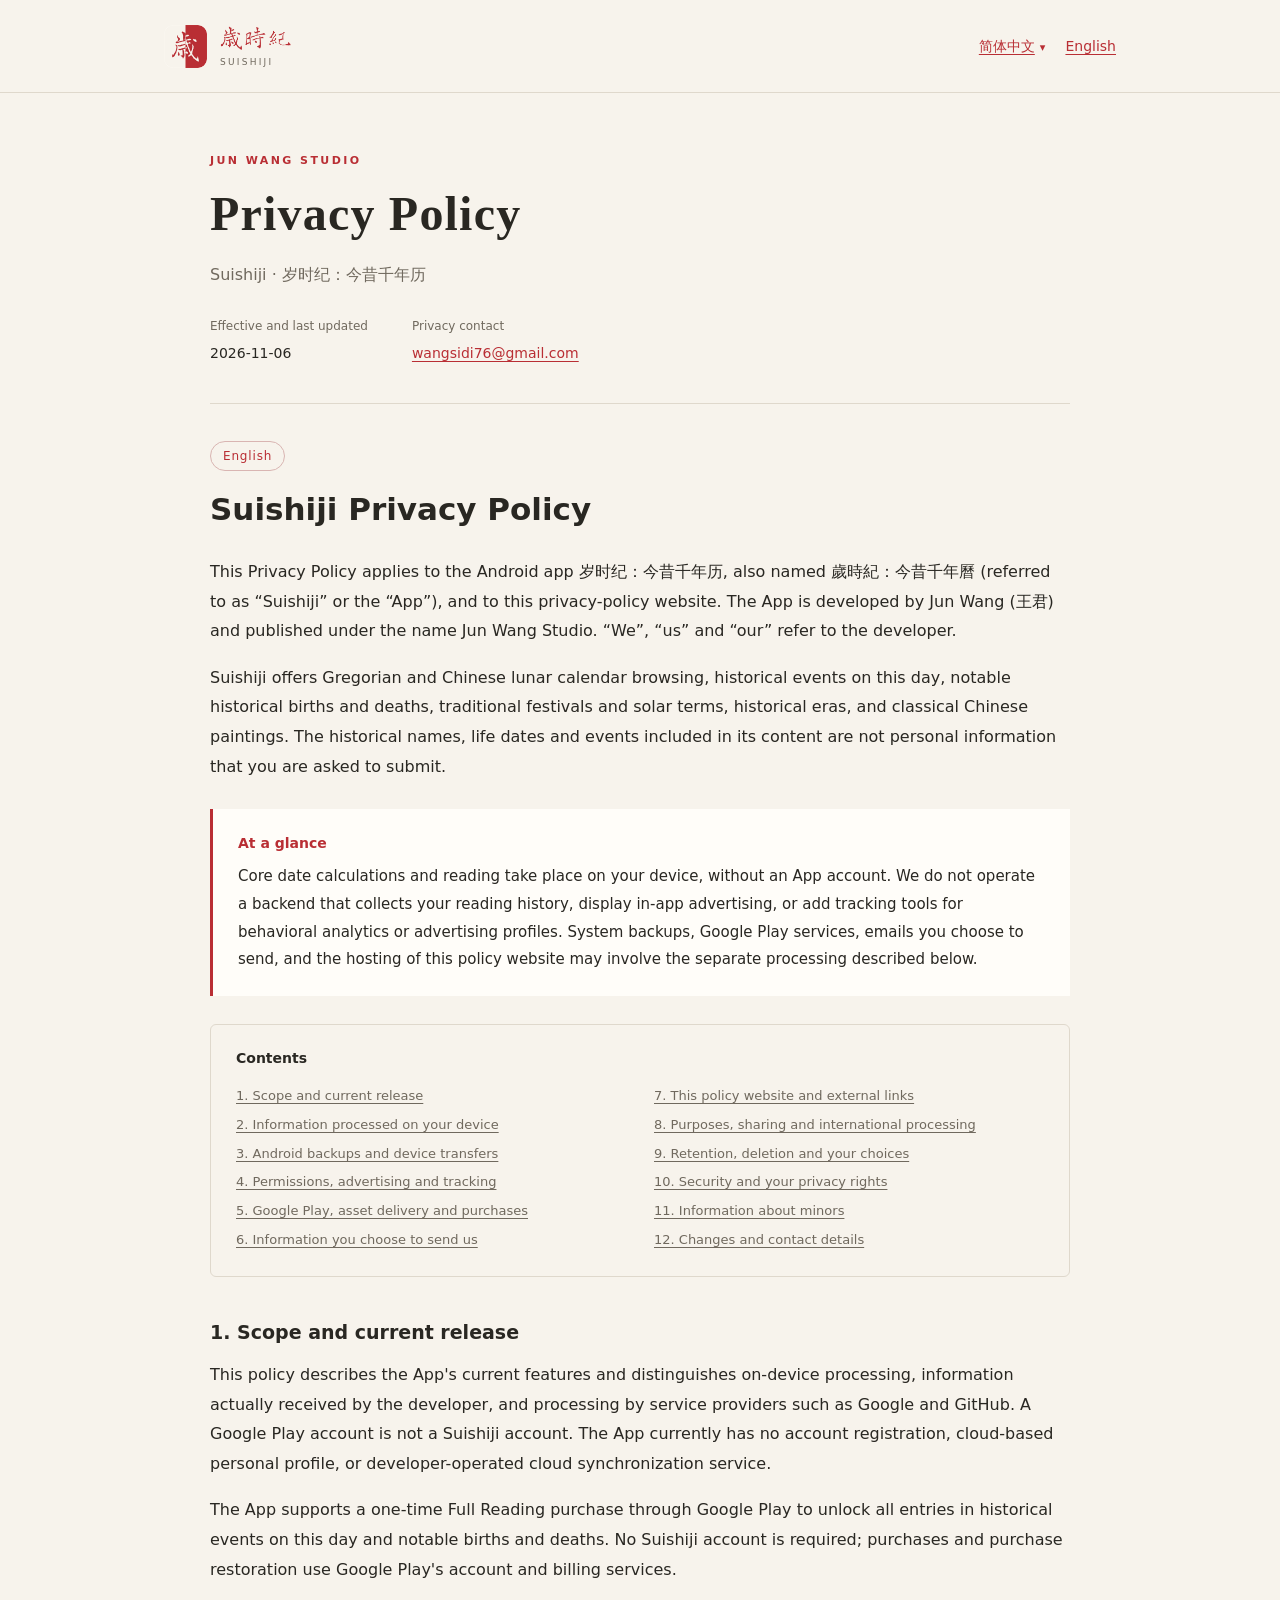
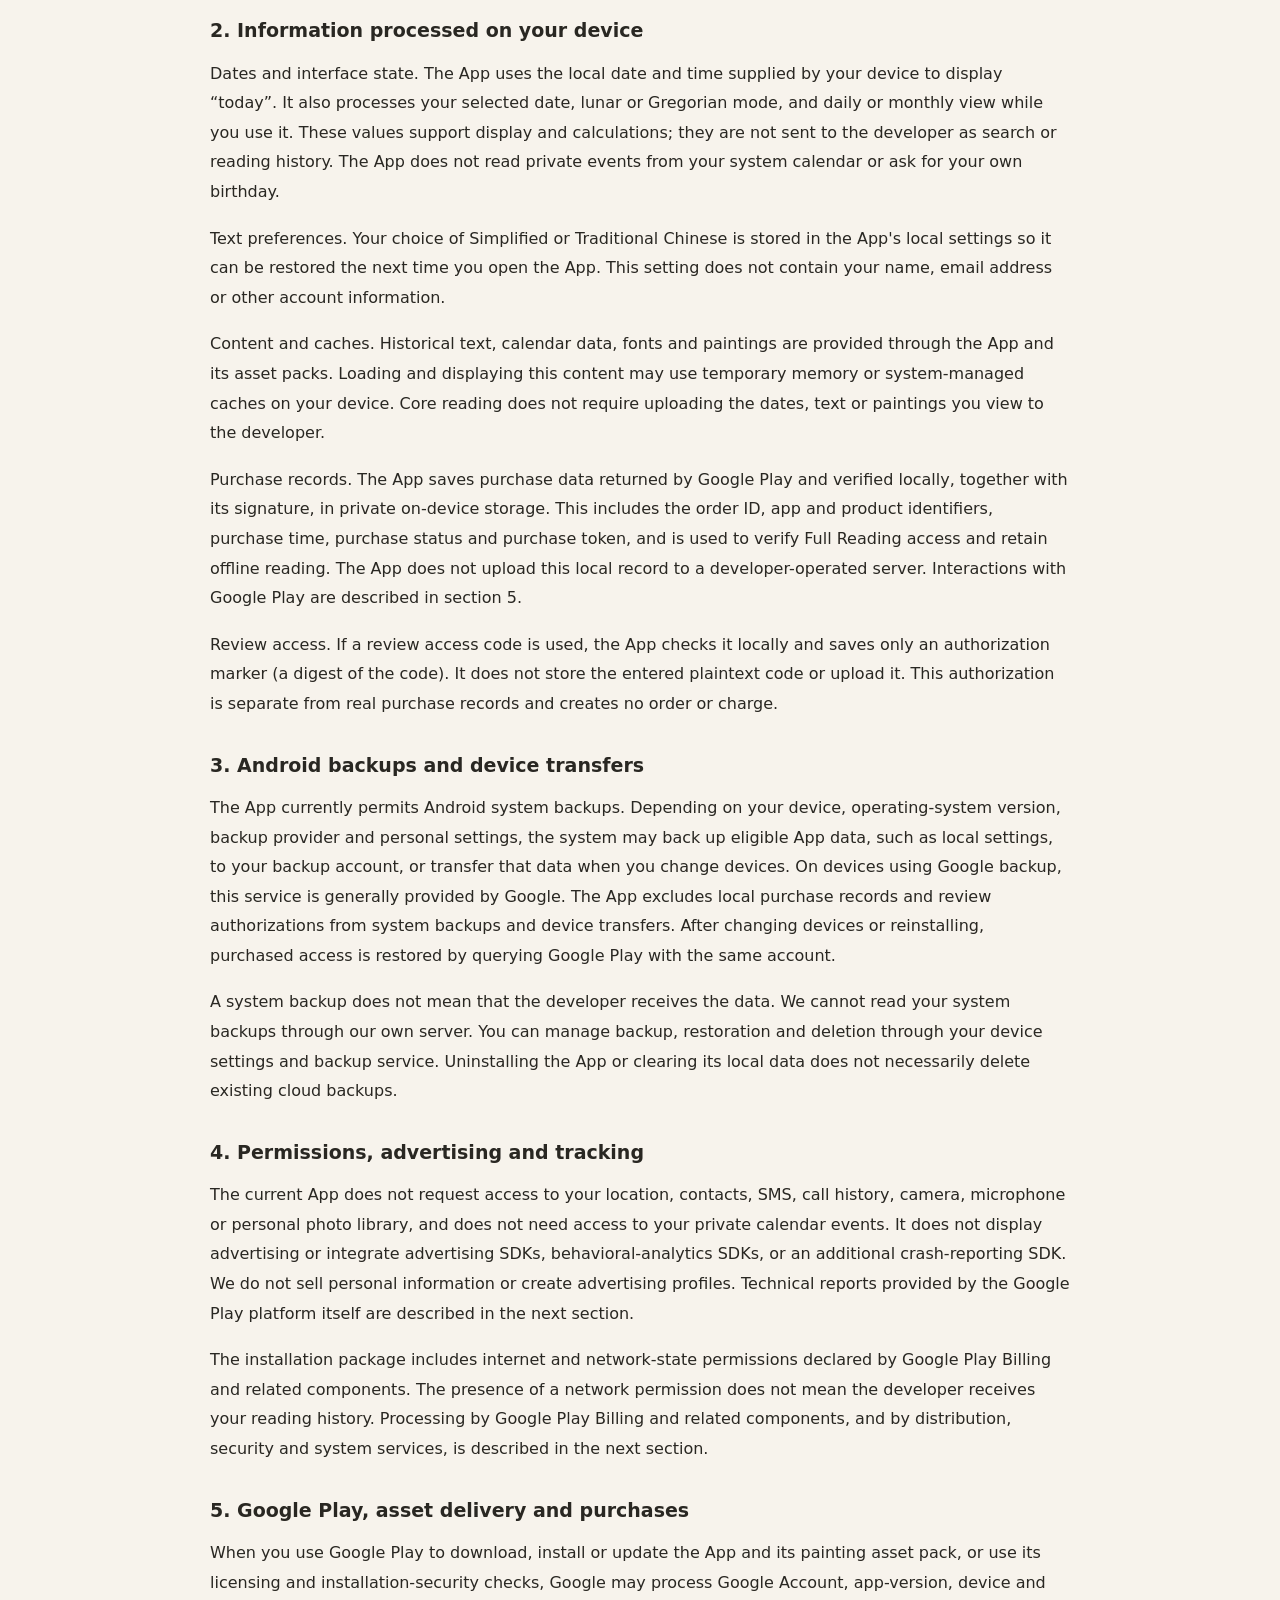
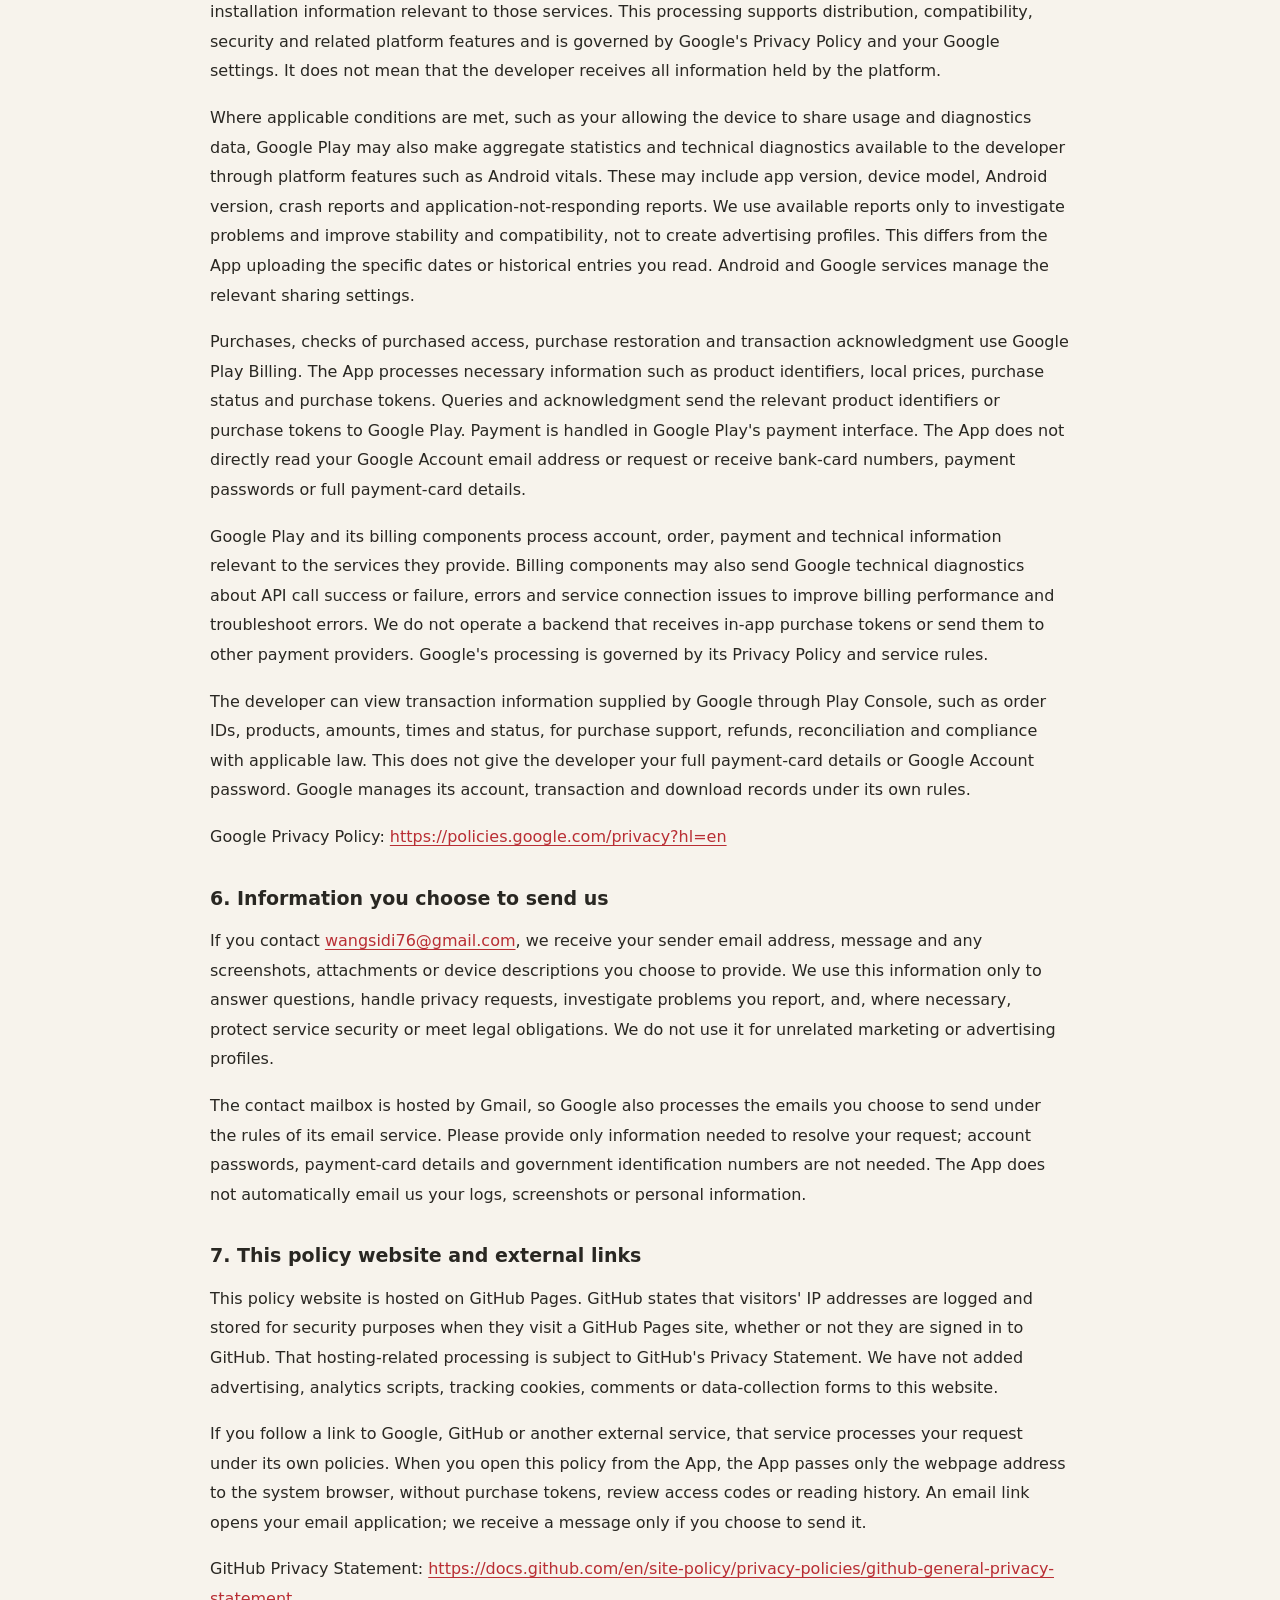
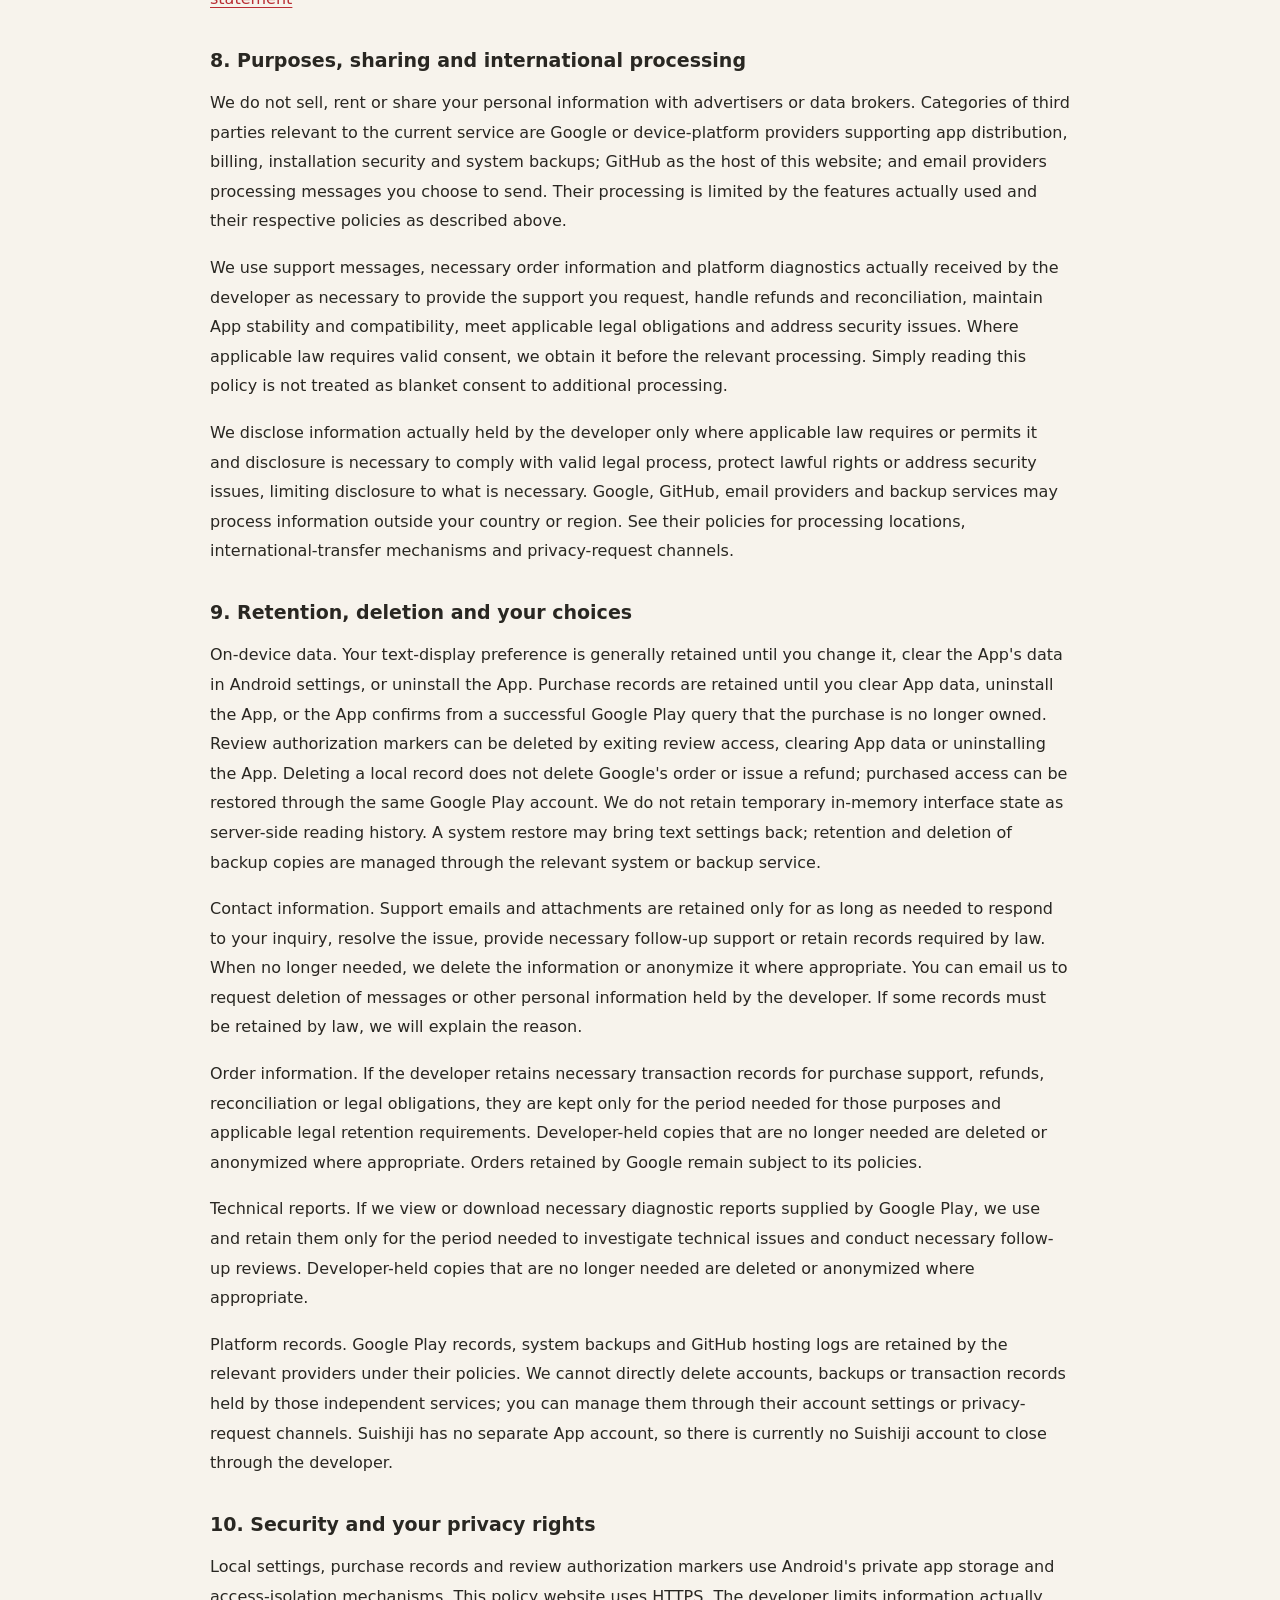
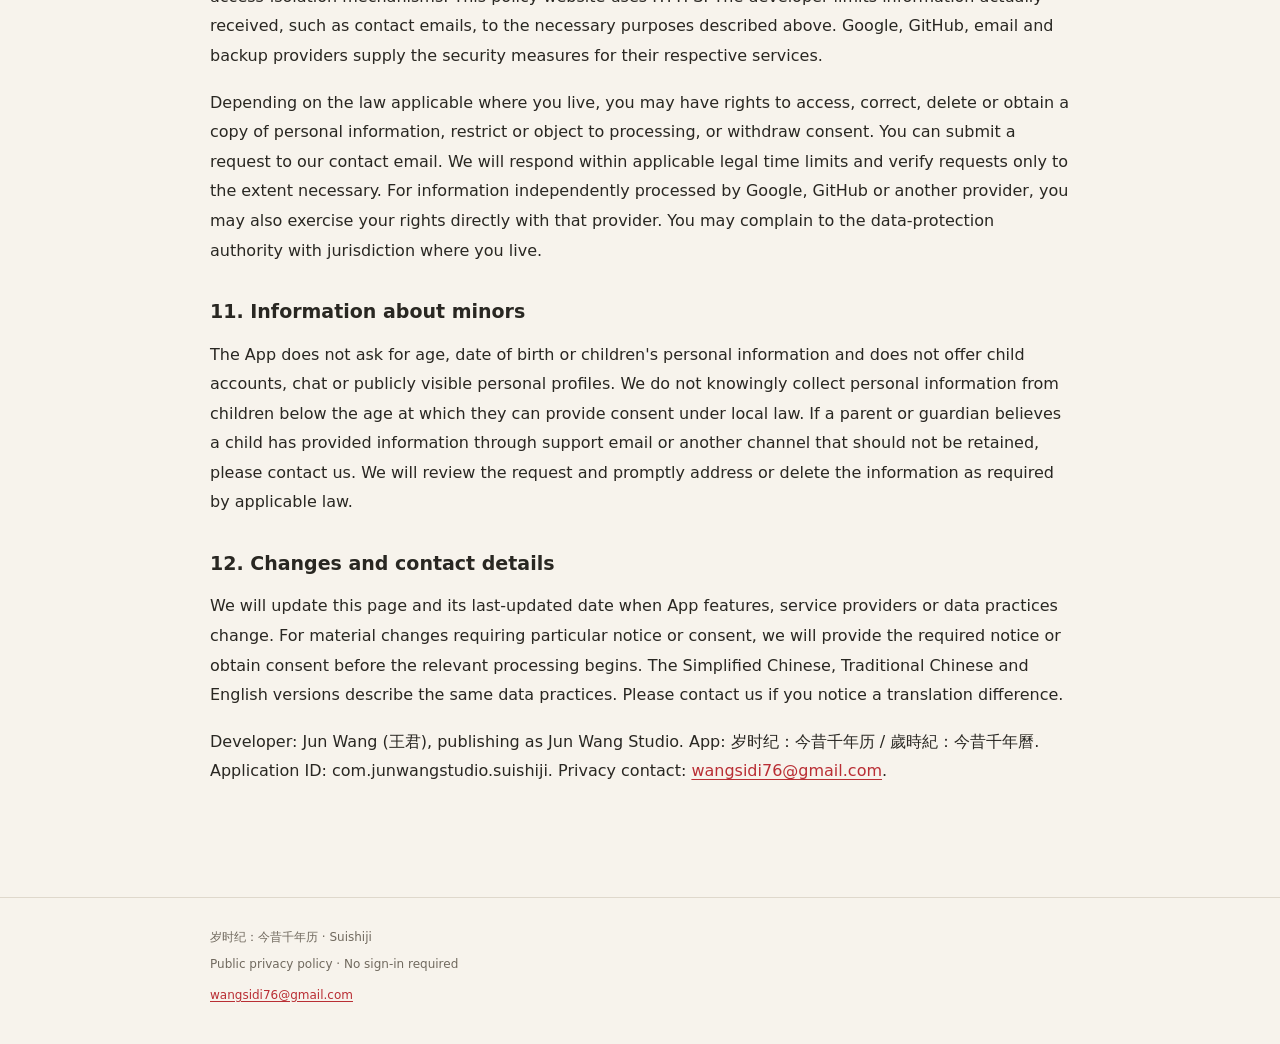
<file: en/index.html>
<!doctype html>
<html lang="en">
<head>
  <meta charset="utf-8">
  <meta name="viewport" content="width=device-width, initial-scale=1">
  <meta name="color-scheme" content="light">
  <meta name="description" content="岁时纪：今昔千年历 / Suishiji — 简体中文、繁體中文与英文隐私政策。Privacy practices, local settings, backups, Google Play and contact information.">
  <meta name="referrer" content="no-referrer">
  <meta http-equiv="Content-Security-Policy" content="default-src 'none'; style-src 'self'; img-src 'self'; base-uri 'none'; form-action 'none'">
  <title>Suishiji Privacy Policy</title>
  <link rel="canonical" href="https://stephjwang.github.io/suishiji-privacy/en/">
  <link rel="alternate" hreflang="zh-CN" href="https://stephjwang.github.io/suishiji-privacy/zh-CN/">
  <link rel="alternate" hreflang="zh-Hant-CN" href="https://stephjwang.github.io/suishiji-privacy/zh-Hant/">
  <link rel="alternate" hreflang="en" href="https://stephjwang.github.io/suishiji-privacy/en/">
  <link rel="alternate" hreflang="x-default" href="https://stephjwang.github.io/suishiji-privacy/">
  <link rel="stylesheet" href="../styles.css?v=20261101-traditional">
</head>
<body>
  <a class="skip-link" href="#policy-content">Skip to policy</a>
  <header class="site-header">
    <div class="header-inner">
      <a class="brand" href="../" aria-label="岁时纪 Suishiji"><img class="seal" src="../assets/suishiji-icon.png" width="43" height="43" alt=""><span><img class="brand-name" src="../assets/suishiji-wordmark-red.png" width="72" height="29" alt="歲時紀"><span class="brand-en">SUISHIJI</span></span></a>
      <nav class="language-nav" aria-label="Language / 语言"><details class="chinese-switch"><summary>简体中文</summary><div class="chinese-menu"><a href="../#zh-CN" lang="zh-CN">简体中文</a><a href="../zh-Hant/#zh-Hant" lang="zh-Hant-CN">繁體中文</a></div></details><a href="#en" lang="en" aria-label="Read the policy in English">English</a></nav>
    </div>
  </header>
  <main id="policy-content" class="page-shell">
    <div class="page-intro">
      <p class="eyebrow">JUN WANG STUDIO</p>
      <h1>Privacy Policy</h1>
      <p class="subtitle">Suishiji · 岁时纪：今昔千年历</p>
      <dl class="meta">
        <div><dt>Effective and last updated</dt><dd><time datetime="2026-11-06">2026-11-06</time></dd></div>
        <div><dt>Privacy contact</dt><dd><a href="mailto:wangsidi76@gmail.com">wangsidi76@gmail.com</a></dd></div>
      </dl>
    </div>
    <article lang="en" id="en" class="policy" aria-labelledby="en-title"><div class="language-label">English</div><h2 id="en-title">Suishiji Privacy Policy</h2><p>This Privacy Policy applies to the Android app 岁时纪：今昔千年历, also named 歲時紀：今昔千年曆 (referred to as “Suishiji” or the “App”), and to this privacy-policy website. The App is developed by Jun Wang (王君) and published under the name Jun Wang Studio. “We”, “us” and “our” refer to the developer.</p>
<p>Suishiji offers Gregorian and Chinese lunar calendar browsing, historical events on this day, notable historical births and deaths, traditional festivals and solar terms, historical eras, and classical Chinese paintings. The historical names, life dates and events included in its content are not personal information that you are asked to submit.</p><aside class="summary" aria-label="At a glance"><strong>At a glance</strong><p>Core date calculations and reading take place on your device, without an App account. We do not operate a backend that collects your reading history, display in-app advertising, or add tracking tools for behavioral analytics or advertising profiles. System backups, Google Play services, emails you choose to send, and the hosting of this policy website may involve the separate processing described below.</p></aside><nav class="contents" aria-label="Contents"><h3>Contents</h3><ol><li><a href="#scope">1. Scope and current release</a></li>
<li><a href="#local">2. Information processed on your device</a></li>
<li><a href="#backup">3. Android backups and device transfers</a></li>
<li><a href="#permissions">4. Permissions, advertising and tracking</a></li>
<li><a href="#google-play">5. Google Play, asset delivery and purchases</a></li>
<li><a href="#contact-data">6. Information you choose to send us</a></li>
<li><a href="#website">7. This policy website and external links</a></li>
<li><a href="#sharing">8. Purposes, sharing and international processing</a></li>
<li><a href="#retention">9. Retention, deletion and your choices</a></li>
<li><a href="#security-rights">10. Security and your privacy rights</a></li>
<li><a href="#children">11. Information about minors</a></li>
<li><a href="#changes">12. Changes and contact details</a></li></ol></nav><section class="policy-section" aria-labelledby="scope"><h3 id="scope">1. Scope and current release</h3><p>This policy describes the App&#x27;s current features and distinguishes on-device processing, information actually received by the developer, and processing by service providers such as Google and GitHub. A Google Play account is not a Suishiji account. The App currently has no account registration, cloud-based personal profile, or developer-operated cloud synchronization service.</p>
<p>The App supports a one-time Full Reading purchase through Google Play to unlock all entries in historical events on this day and notable births and deaths. No Suishiji account is required; purchases and purchase restoration use Google Play&#x27;s account and billing services.</p></section>
<section class="policy-section" aria-labelledby="local"><h3 id="local">2. Information processed on your device</h3><p>Dates and interface state. The App uses the local date and time supplied by your device to display “today”. It also processes your selected date, lunar or Gregorian mode, and daily or monthly view while you use it. These values support display and calculations; they are not sent to the developer as search or reading history. The App does not read private events from your system calendar or ask for your own birthday.</p>
<p>Text preferences. Your choice of Simplified or Traditional Chinese is stored in the App&#x27;s local settings so it can be restored the next time you open the App. This setting does not contain your name, email address or other account information.</p>
<p>Content and caches. Historical text, calendar data, fonts and paintings are provided through the App and its asset packs. Loading and displaying this content may use temporary memory or system-managed caches on your device. Core reading does not require uploading the dates, text or paintings you view to the developer.</p>
<p>Purchase records. The App saves purchase data returned by Google Play and verified locally, together with its signature, in private on-device storage. This includes the order ID, app and product identifiers, purchase time, purchase status and purchase token, and is used to verify Full Reading access and retain offline reading. The App does not upload this local record to a developer-operated server. Interactions with Google Play are described in section 5.</p>
<p>Review access. If a review access code is used, the App checks it locally and saves only an authorization marker (a digest of the code). It does not store the entered plaintext code or upload it. This authorization is separate from real purchase records and creates no order or charge.</p></section>
<section class="policy-section" aria-labelledby="backup"><h3 id="backup">3. Android backups and device transfers</h3><p>The App currently permits Android system backups. Depending on your device, operating-system version, backup provider and personal settings, the system may back up eligible App data, such as local settings, to your backup account, or transfer that data when you change devices. On devices using Google backup, this service is generally provided by Google. The App excludes local purchase records and review authorizations from system backups and device transfers. After changing devices or reinstalling, purchased access is restored by querying Google Play with the same account.</p>
<p>A system backup does not mean that the developer receives the data. We cannot read your system backups through our own server. You can manage backup, restoration and deletion through your device settings and backup service. Uninstalling the App or clearing its local data does not necessarily delete existing cloud backups.</p></section>
<section class="policy-section" aria-labelledby="permissions"><h3 id="permissions">4. Permissions, advertising and tracking</h3><p>The current App does not request access to your location, contacts, SMS, call history, camera, microphone or personal photo library, and does not need access to your private calendar events. It does not display advertising or integrate advertising SDKs, behavioral-analytics SDKs, or an additional crash-reporting SDK. We do not sell personal information or create advertising profiles. Technical reports provided by the Google Play platform itself are described in the next section.</p>
<p>The installation package includes internet and network-state permissions declared by Google Play Billing and related components. The presence of a network permission does not mean the developer receives your reading history. Processing by Google Play Billing and related components, and by distribution, security and system services, is described in the next section.</p></section>
<section class="policy-section" aria-labelledby="google-play"><h3 id="google-play">5. Google Play, asset delivery and purchases</h3><p>When you use Google Play to download, install or update the App and its painting asset pack, or use its licensing and installation-security checks, Google may process Google Account, app-version, device and installation information relevant to those services. This processing supports distribution, compatibility, security and related platform features and is governed by Google&#x27;s Privacy Policy and your Google settings. It does not mean that the developer receives all information held by the platform.</p>
<p>Where applicable conditions are met, such as your allowing the device to share usage and diagnostics data, Google Play may also make aggregate statistics and technical diagnostics available to the developer through platform features such as Android vitals. These may include app version, device model, Android version, crash reports and application-not-responding reports. We use available reports only to investigate problems and improve stability and compatibility, not to create advertising profiles. This differs from the App uploading the specific dates or historical entries you read. Android and Google services manage the relevant sharing settings.</p>
<p>Purchases, checks of purchased access, purchase restoration and transaction acknowledgment use Google Play Billing. The App processes necessary information such as product identifiers, local prices, purchase status and purchase tokens. Queries and acknowledgment send the relevant product identifiers or purchase tokens to Google Play. Payment is handled in Google Play&#x27;s payment interface. The App does not directly read your Google Account email address or request or receive bank-card numbers, payment passwords or full payment-card details.</p>
<p>Google Play and its billing components process account, order, payment and technical information relevant to the services they provide. Billing components may also send Google technical diagnostics about API call success or failure, errors and service connection issues to improve billing performance and troubleshoot errors. We do not operate a backend that receives in-app purchase tokens or send them to other payment providers. Google&#x27;s processing is governed by its Privacy Policy and service rules.</p>
<p>The developer can view transaction information supplied by Google through Play Console, such as order IDs, products, amounts, times and status, for purchase support, refunds, reconciliation and compliance with applicable law. This does not give the developer your full payment-card details or Google Account password. Google manages its account, transaction and download records under its own rules.</p>
<p>Google Privacy Policy: <a href="https://policies.google.com/privacy?hl=en">https://policies.google.com/privacy?hl=en</a></p></section>
<section class="policy-section" aria-labelledby="contact-data"><h3 id="contact-data">6. Information you choose to send us</h3><p>If you contact <a href="mailto:wangsidi76@gmail.com">wangsidi76@gmail.com</a>, we receive your sender email address, message and any screenshots, attachments or device descriptions you choose to provide. We use this information only to answer questions, handle privacy requests, investigate problems you report, and, where necessary, protect service security or meet legal obligations. We do not use it for unrelated marketing or advertising profiles.</p>
<p>The contact mailbox is hosted by Gmail, so Google also processes the emails you choose to send under the rules of its email service. Please provide only information needed to resolve your request; account passwords, payment-card details and government identification numbers are not needed. The App does not automatically email us your logs, screenshots or personal information.</p></section>
<section class="policy-section" aria-labelledby="website"><h3 id="website">7. This policy website and external links</h3><p>This policy website is hosted on GitHub Pages. GitHub states that visitors&#x27; IP addresses are logged and stored for security purposes when they visit a GitHub Pages site, whether or not they are signed in to GitHub. That hosting-related processing is subject to GitHub&#x27;s Privacy Statement. We have not added advertising, analytics scripts, tracking cookies, comments or data-collection forms to this website.</p>
<p>If you follow a link to Google, GitHub or another external service, that service processes your request under its own policies. When you open this policy from the App, the App passes only the webpage address to the system browser, without purchase tokens, review access codes or reading history. An email link opens your email application; we receive a message only if you choose to send it.</p>
<p>GitHub Privacy Statement: <a href="https://docs.github.com/en/site-policy/privacy-policies/github-general-privacy-statement">https://docs.github.com/en/site-policy/privacy-policies/github-general-privacy-statement</a></p></section>
<section class="policy-section" aria-labelledby="sharing"><h3 id="sharing">8. Purposes, sharing and international processing</h3><p>We do not sell, rent or share your personal information with advertisers or data brokers. Categories of third parties relevant to the current service are Google or device-platform providers supporting app distribution, billing, installation security and system backups; GitHub as the host of this website; and email providers processing messages you choose to send. Their processing is limited by the features actually used and their respective policies as described above.</p>
<p>We use support messages, necessary order information and platform diagnostics actually received by the developer as necessary to provide the support you request, handle refunds and reconciliation, maintain App stability and compatibility, meet applicable legal obligations and address security issues. Where applicable law requires valid consent, we obtain it before the relevant processing. Simply reading this policy is not treated as blanket consent to additional processing.</p>
<p>We disclose information actually held by the developer only where applicable law requires or permits it and disclosure is necessary to comply with valid legal process, protect lawful rights or address security issues, limiting disclosure to what is necessary. Google, GitHub, email providers and backup services may process information outside your country or region. See their policies for processing locations, international-transfer mechanisms and privacy-request channels.</p></section>
<section class="policy-section" aria-labelledby="retention"><h3 id="retention">9. Retention, deletion and your choices</h3><p>On-device data. Your text-display preference is generally retained until you change it, clear the App&#x27;s data in Android settings, or uninstall the App. Purchase records are retained until you clear App data, uninstall the App, or the App confirms from a successful Google Play query that the purchase is no longer owned. Review authorization markers can be deleted by exiting review access, clearing App data or uninstalling the App. Deleting a local record does not delete Google&#x27;s order or issue a refund; purchased access can be restored through the same Google Play account. We do not retain temporary in-memory interface state as server-side reading history. A system restore may bring text settings back; retention and deletion of backup copies are managed through the relevant system or backup service.</p>
<p>Contact information. Support emails and attachments are retained only for as long as needed to respond to your inquiry, resolve the issue, provide necessary follow-up support or retain records required by law. When no longer needed, we delete the information or anonymize it where appropriate. You can email us to request deletion of messages or other personal information held by the developer. If some records must be retained by law, we will explain the reason.</p>
<p>Order information. If the developer retains necessary transaction records for purchase support, refunds, reconciliation or legal obligations, they are kept only for the period needed for those purposes and applicable legal retention requirements. Developer-held copies that are no longer needed are deleted or anonymized where appropriate. Orders retained by Google remain subject to its policies.</p>
<p>Technical reports. If we view or download necessary diagnostic reports supplied by Google Play, we use and retain them only for the period needed to investigate technical issues and conduct necessary follow-up reviews. Developer-held copies that are no longer needed are deleted or anonymized where appropriate.</p>
<p>Platform records. Google Play records, system backups and GitHub hosting logs are retained by the relevant providers under their policies. We cannot directly delete accounts, backups or transaction records held by those independent services; you can manage them through their account settings or privacy-request channels. Suishiji has no separate App account, so there is currently no Suishiji account to close through the developer.</p></section>
<section class="policy-section" aria-labelledby="security-rights"><h3 id="security-rights">10. Security and your privacy rights</h3><p>Local settings, purchase records and review authorization markers use Android&#x27;s private app storage and access-isolation mechanisms. This policy website uses HTTPS. The developer limits information actually received, such as contact emails, to the necessary purposes described above. Google, GitHub, email and backup providers supply the security measures for their respective services.</p>
<p>Depending on the law applicable where you live, you may have rights to access, correct, delete or obtain a copy of personal information, restrict or object to processing, or withdraw consent. You can submit a request to our contact email. We will respond within applicable legal time limits and verify requests only to the extent necessary. For information independently processed by Google, GitHub or another provider, you may also exercise your rights directly with that provider. You may complain to the data-protection authority with jurisdiction where you live.</p></section>
<section class="policy-section" aria-labelledby="children"><h3 id="children">11. Information about minors</h3><p>The App does not ask for age, date of birth or children&#x27;s personal information and does not offer child accounts, chat or publicly visible personal profiles. We do not knowingly collect personal information from children below the age at which they can provide consent under local law. If a parent or guardian believes a child has provided information through support email or another channel that should not be retained, please contact us. We will review the request and promptly address or delete the information as required by applicable law.</p></section>
<section class="policy-section" aria-labelledby="changes"><h3 id="changes">12. Changes and contact details</h3><p>We will update this page and its last-updated date when App features, service providers or data practices change. For material changes requiring particular notice or consent, we will provide the required notice or obtain consent before the relevant processing begins. The Simplified Chinese, Traditional Chinese and English versions describe the same data practices. Please contact us if you notice a translation difference.</p>
<p>Developer: Jun Wang (王君), publishing as Jun Wang Studio. App: 岁时纪：今昔千年历 / 歲時紀：今昔千年曆. Application ID: com.junwangstudio.suishiji. Privacy contact: <a href="mailto:wangsidi76@gmail.com">wangsidi76@gmail.com</a>.</p></section></article>
  </main>
  <footer class="site-footer"><div><p>岁时纪：今昔千年历 · Suishiji</p><p>Public privacy policy · No sign-in required</p><a href="mailto:wangsidi76@gmail.com">wangsidi76@gmail.com</a></div></footer>
</body>
</html>
</file>
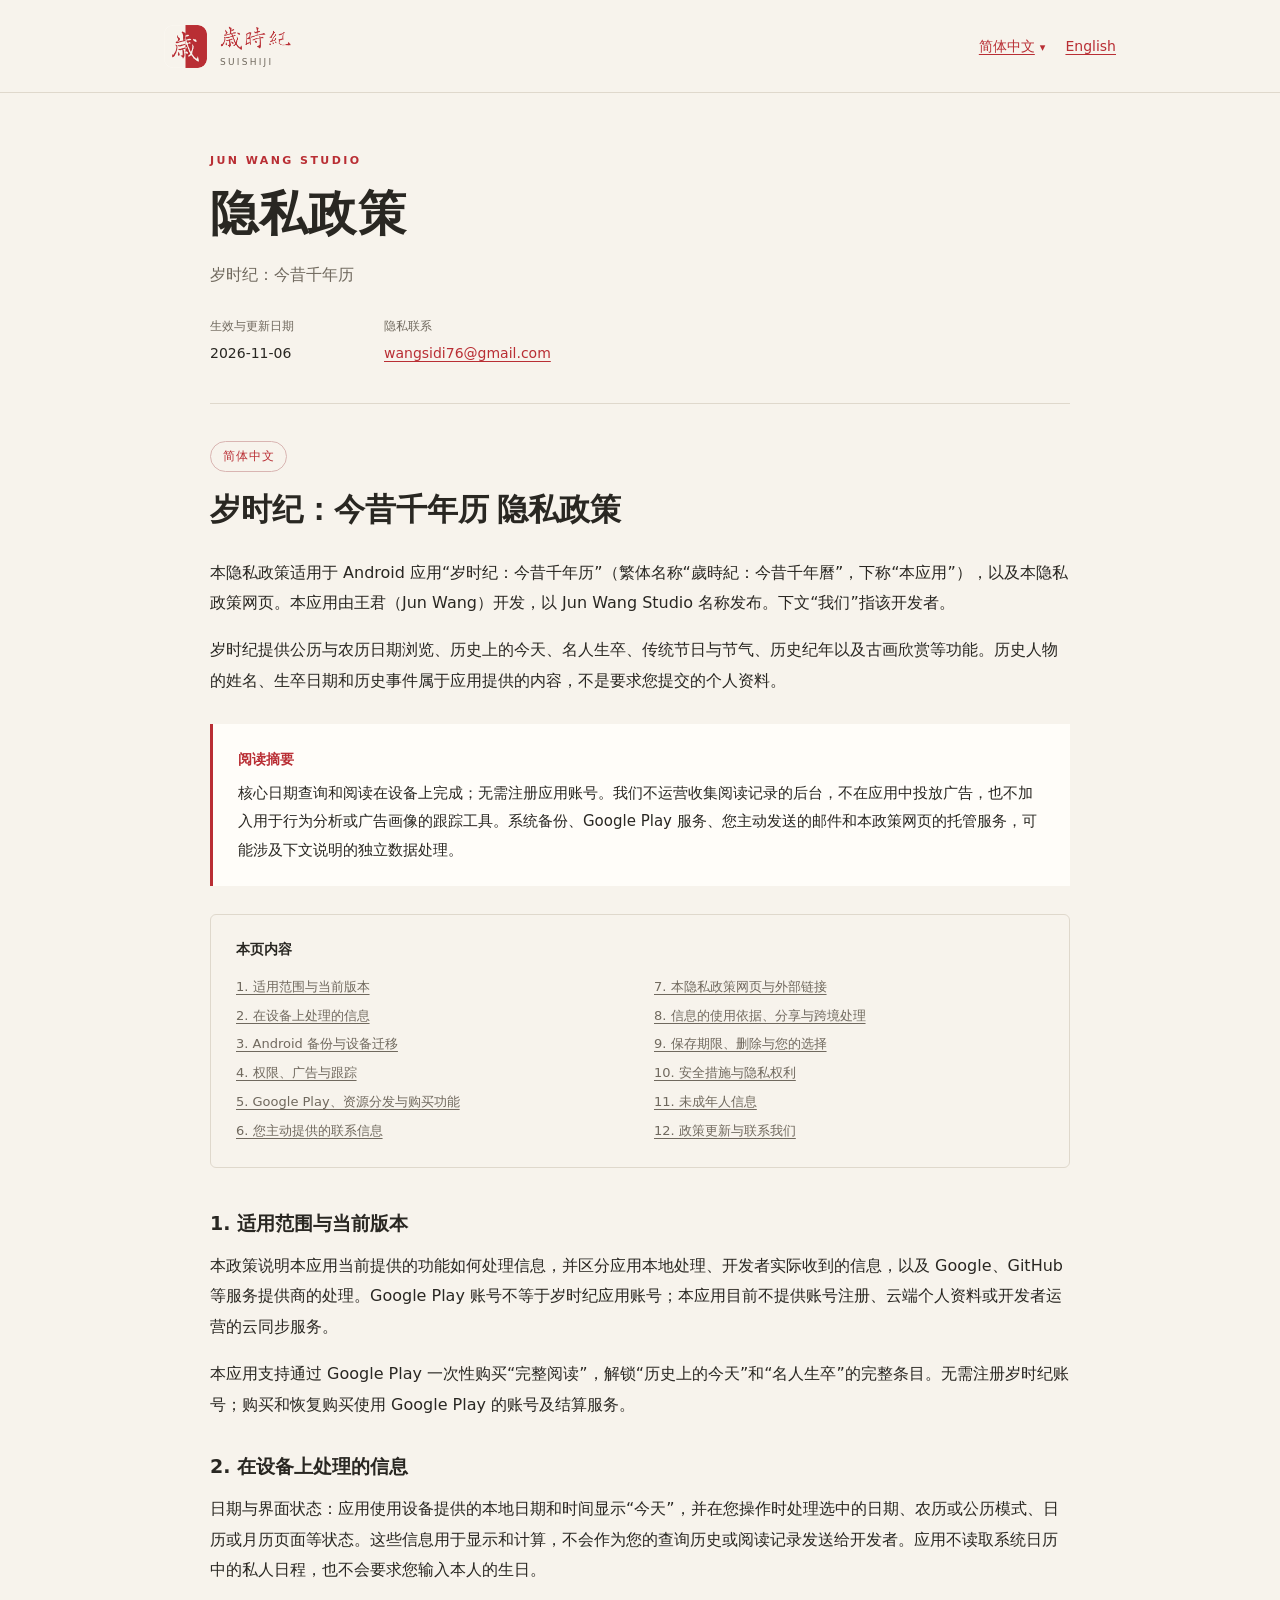
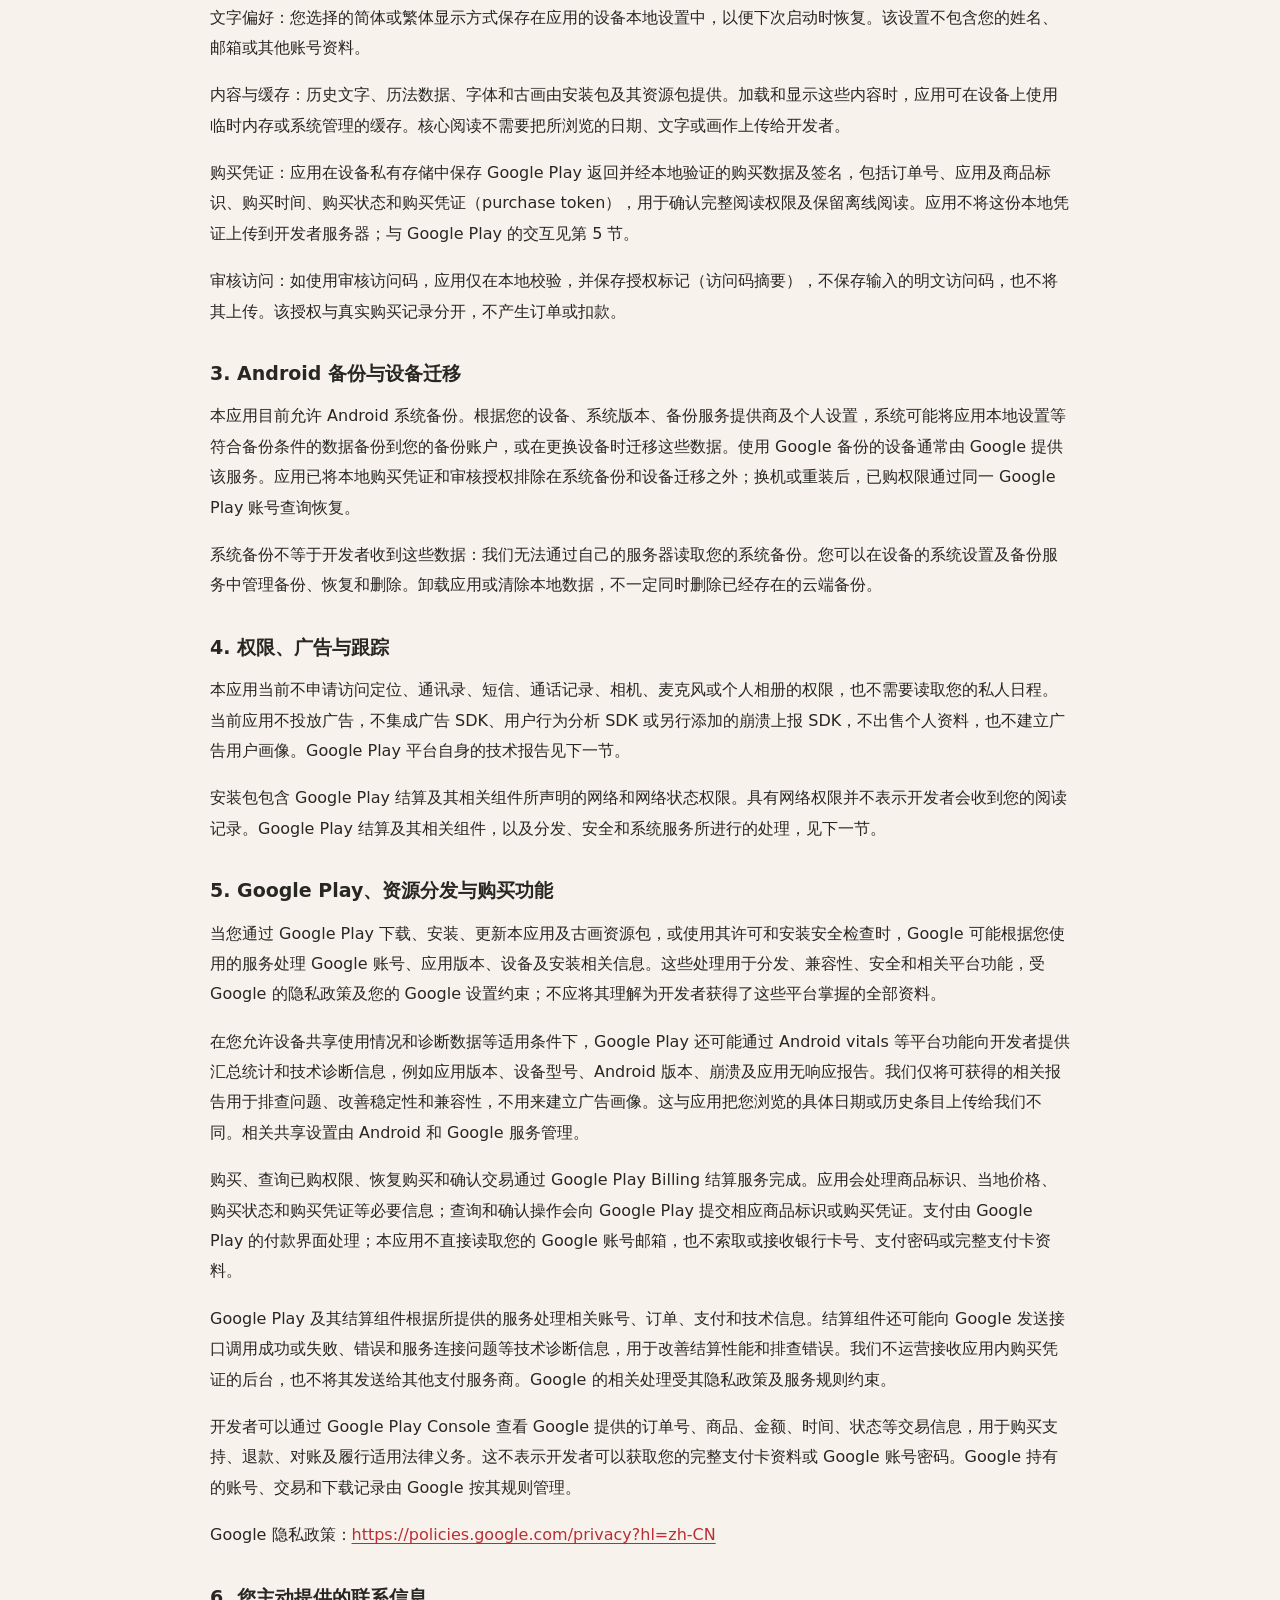
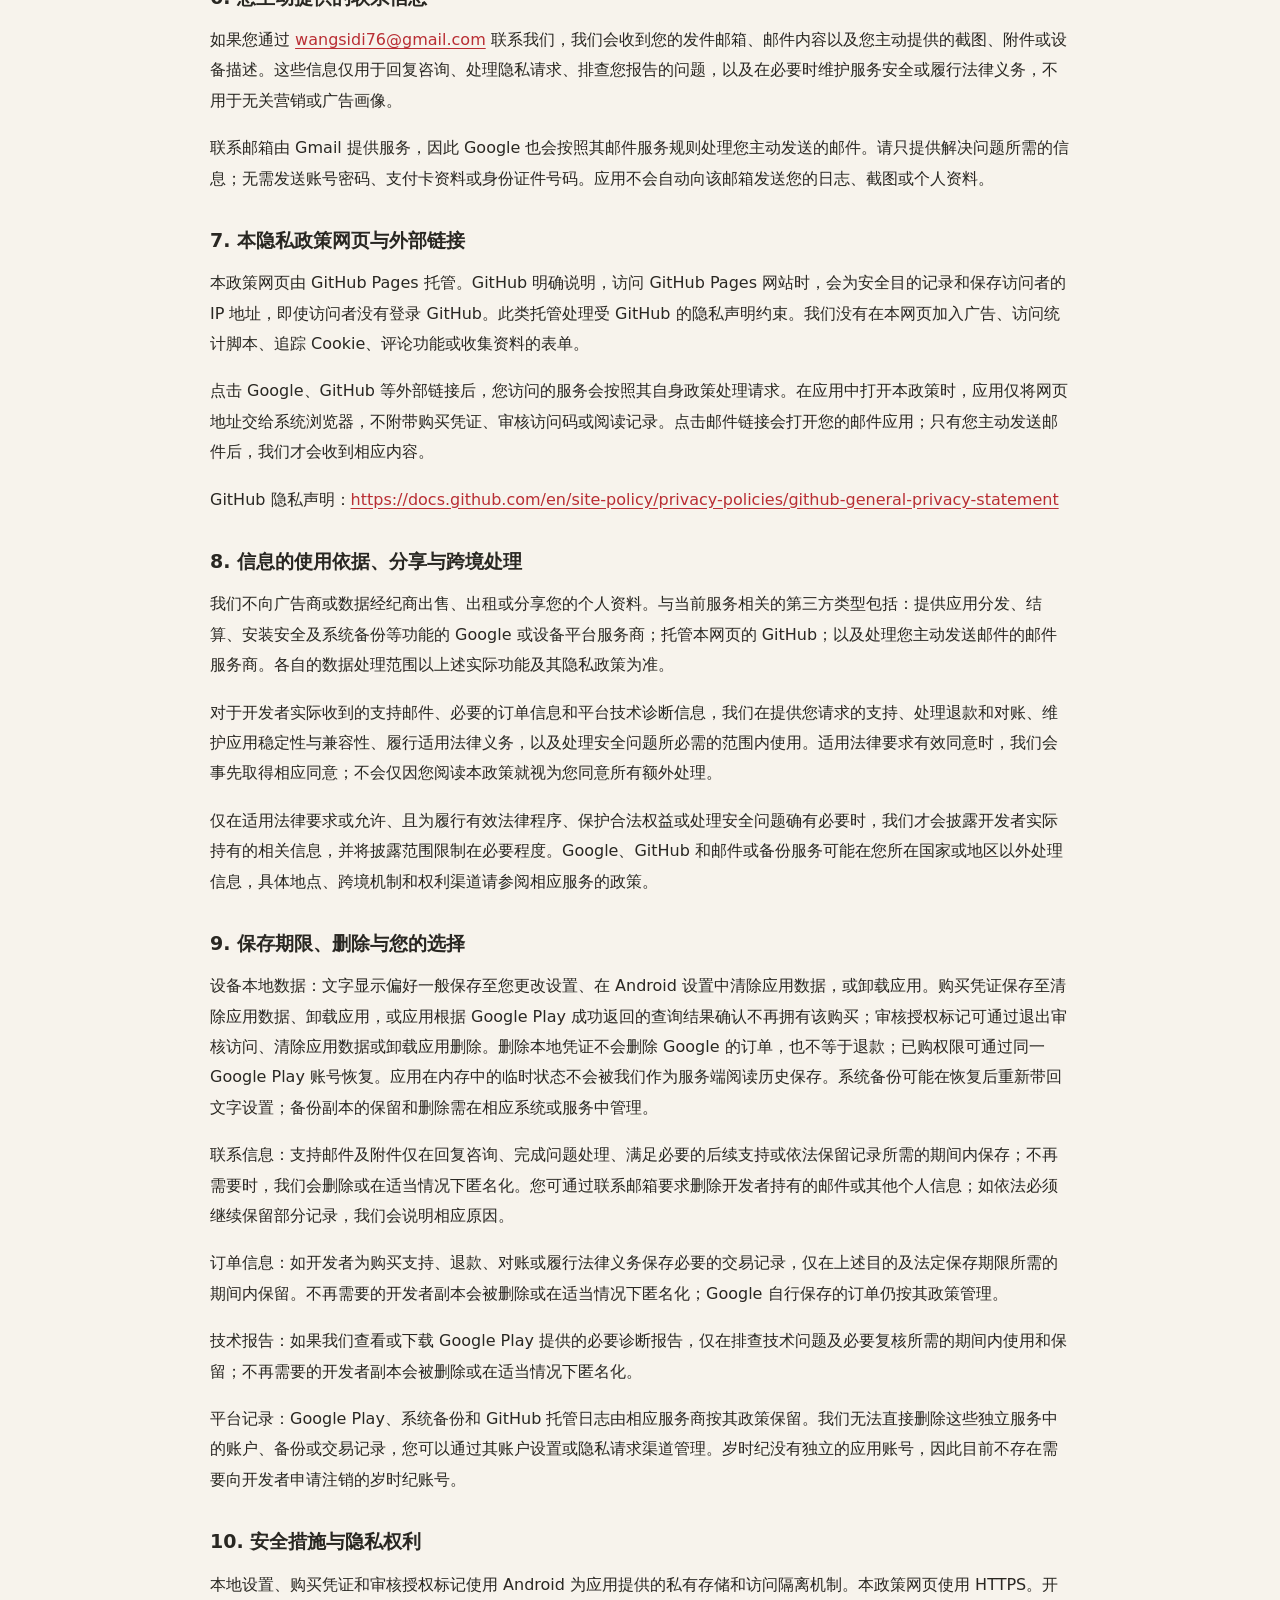
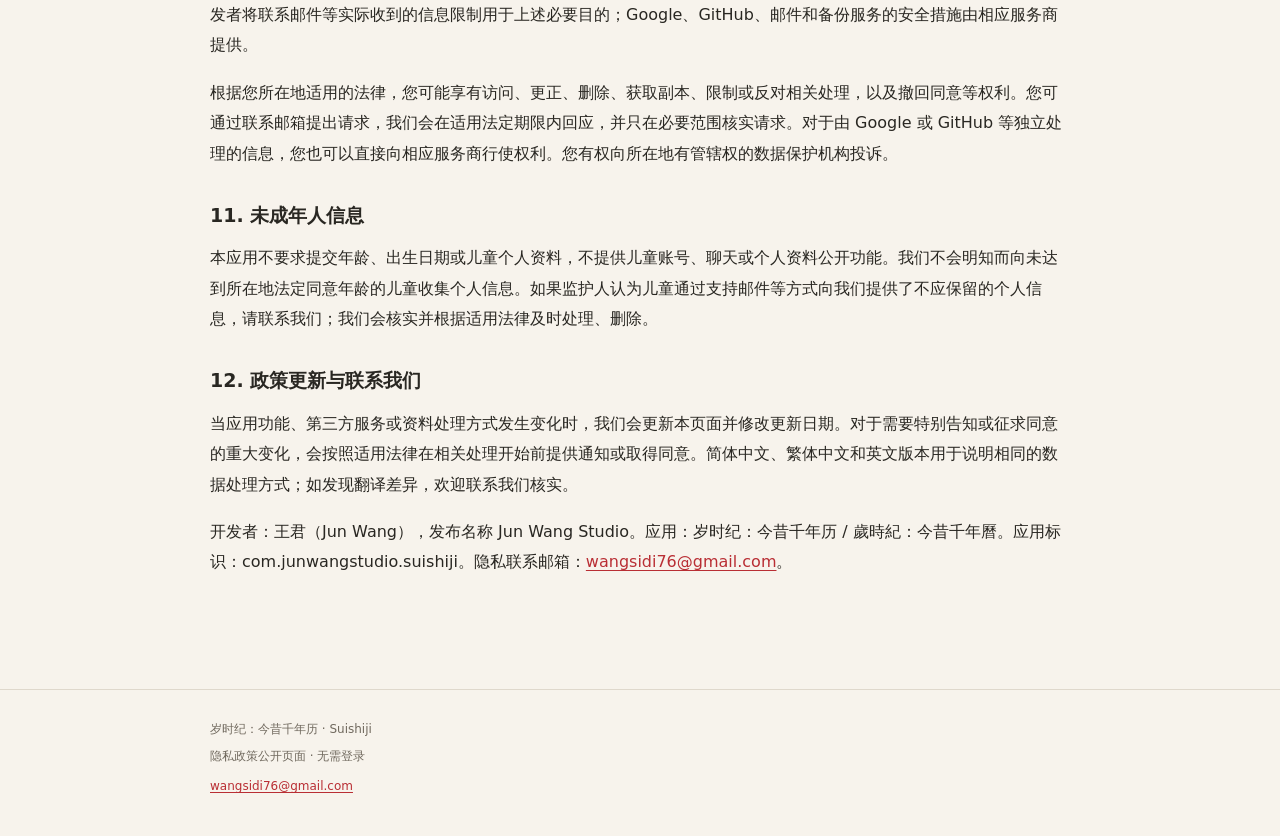
<file: zh-CN/index.html>
<!doctype html>
<html lang="zh-CN">
<head>
  <meta charset="utf-8">
  <meta name="viewport" content="width=device-width, initial-scale=1">
  <meta name="color-scheme" content="light">
  <meta name="description" content="岁时纪：今昔千年历 / Suishiji — 简体中文、繁體中文与英文隐私政策。Privacy practices, local settings, backups, Google Play and contact information.">
  <meta name="referrer" content="no-referrer">
  <meta http-equiv="Content-Security-Policy" content="default-src 'none'; style-src 'self'; img-src 'self'; base-uri 'none'; form-action 'none'">
  <title>岁时纪：今昔千年历 隐私政策</title>
  <link rel="canonical" href="https://stephjwang.github.io/suishiji-privacy/zh-CN/">
  <link rel="alternate" hreflang="zh-CN" href="https://stephjwang.github.io/suishiji-privacy/zh-CN/">
  <link rel="alternate" hreflang="zh-Hant-CN" href="https://stephjwang.github.io/suishiji-privacy/zh-Hant/">
  <link rel="alternate" hreflang="en" href="https://stephjwang.github.io/suishiji-privacy/en/">
  <link rel="alternate" hreflang="x-default" href="https://stephjwang.github.io/suishiji-privacy/">
  <link rel="stylesheet" href="../styles.css?v=20261101-traditional">
</head>
<body>
  <a class="skip-link" href="#policy-content">跳至政策正文</a>
  <header class="site-header">
    <div class="header-inner">
      <a class="brand" href="../" aria-label="岁时纪 Suishiji"><img class="seal" src="../assets/suishiji-icon.png" width="43" height="43" alt=""><span><img class="brand-name" src="../assets/suishiji-wordmark-red.png" width="72" height="29" alt="歲時紀"><span class="brand-en">SUISHIJI</span></span></a>
      <nav class="language-nav" aria-label="Language / 语言"><details class="chinese-switch"><summary>简体中文</summary><div class="chinese-menu"><a href="#zh-CN" lang="zh-CN" aria-current="page">简体中文</a><a href="../zh-Hant/#zh-Hant" lang="zh-Hant-CN">繁體中文</a></div></details><a href="../en/#en" lang="en" aria-label="Read the policy in English">English</a></nav>
    </div>
  </header>
  <main id="policy-content" class="page-shell">
    <div class="page-intro">
      <p class="eyebrow">JUN WANG STUDIO</p>
      <h1>隐私政策</h1>
      <p class="subtitle">岁时纪：今昔千年历</p>
      <dl class="meta">
        <div><dt>生效与更新日期</dt><dd><time datetime="2026-11-06">2026-11-06</time></dd></div>
        <div><dt>隐私联系</dt><dd><a href="mailto:wangsidi76@gmail.com">wangsidi76@gmail.com</a></dd></div>
      </dl>
    </div>
    <article lang="zh-CN" id="zh-CN" class="policy" aria-labelledby="zh-CN-title"><div class="language-label">简体中文</div><h2 id="zh-CN-title">岁时纪：今昔千年历 隐私政策</h2><p>本隐私政策适用于 Android 应用“岁时纪：今昔千年历”（繁体名称“歲時紀：今昔千年曆”，下称“本应用”），以及本隐私政策网页。本应用由王君（Jun Wang）开发，以 Jun Wang Studio 名称发布。下文“我们”指该开发者。</p>
<p>岁时纪提供公历与农历日期浏览、历史上的今天、名人生卒、传统节日与节气、历史纪年以及古画欣赏等功能。历史人物的姓名、生卒日期和历史事件属于应用提供的内容，不是要求您提交的个人资料。</p><aside class="summary" aria-label="阅读摘要"><strong>阅读摘要</strong><p>核心日期查询和阅读在设备上完成；无需注册应用账号。我们不运营收集阅读记录的后台，不在应用中投放广告，也不加入用于行为分析或广告画像的跟踪工具。系统备份、Google Play 服务、您主动发送的邮件和本政策网页的托管服务，可能涉及下文说明的独立数据处理。</p></aside><nav class="contents" aria-label="本页内容"><h3>本页内容</h3><ol><li><a href="#scope">1. 适用范围与当前版本</a></li>
<li><a href="#local">2. 在设备上处理的信息</a></li>
<li><a href="#backup">3. Android 备份与设备迁移</a></li>
<li><a href="#permissions">4. 权限、广告与跟踪</a></li>
<li><a href="#google-play">5. Google Play、资源分发与购买功能</a></li>
<li><a href="#contact-data">6. 您主动提供的联系信息</a></li>
<li><a href="#website">7. 本隐私政策网页与外部链接</a></li>
<li><a href="#sharing">8. 信息的使用依据、分享与跨境处理</a></li>
<li><a href="#retention">9. 保存期限、删除与您的选择</a></li>
<li><a href="#security-rights">10. 安全措施与隐私权利</a></li>
<li><a href="#children">11. 未成年人信息</a></li>
<li><a href="#changes">12. 政策更新与联系我们</a></li></ol></nav><section class="policy-section" aria-labelledby="scope"><h3 id="scope">1. 适用范围与当前版本</h3><p>本政策说明本应用当前提供的功能如何处理信息，并区分应用本地处理、开发者实际收到的信息，以及 Google、GitHub 等服务提供商的处理。Google Play 账号不等于岁时纪应用账号；本应用目前不提供账号注册、云端个人资料或开发者运营的云同步服务。</p>
<p>本应用支持通过 Google Play 一次性购买“完整阅读”，解锁“历史上的今天”和“名人生卒”的完整条目。无需注册岁时纪账号；购买和恢复购买使用 Google Play 的账号及结算服务。</p></section>
<section class="policy-section" aria-labelledby="local"><h3 id="local">2. 在设备上处理的信息</h3><p>日期与界面状态：应用使用设备提供的本地日期和时间显示“今天”，并在您操作时处理选中的日期、农历或公历模式、日历或月历页面等状态。这些信息用于显示和计算，不会作为您的查询历史或阅读记录发送给开发者。应用不读取系统日历中的私人日程，也不会要求您输入本人的生日。</p>
<p>文字偏好：您选择的简体或繁体显示方式保存在应用的设备本地设置中，以便下次启动时恢复。该设置不包含您的姓名、邮箱或其他账号资料。</p>
<p>内容与缓存：历史文字、历法数据、字体和古画由安装包及其资源包提供。加载和显示这些内容时，应用可在设备上使用临时内存或系统管理的缓存。核心阅读不需要把所浏览的日期、文字或画作上传给开发者。</p>
<p>购买凭证：应用在设备私有存储中保存 Google Play 返回并经本地验证的购买数据及签名，包括订单号、应用及商品标识、购买时间、购买状态和购买凭证（purchase token），用于确认完整阅读权限及保留离线阅读。应用不将这份本地凭证上传到开发者服务器；与 Google Play 的交互见第 5 节。</p>
<p>审核访问：如使用审核访问码，应用仅在本地校验，并保存授权标记（访问码摘要），不保存输入的明文访问码，也不将其上传。该授权与真实购买记录分开，不产生订单或扣款。</p></section>
<section class="policy-section" aria-labelledby="backup"><h3 id="backup">3. Android 备份与设备迁移</h3><p>本应用目前允许 Android 系统备份。根据您的设备、系统版本、备份服务提供商及个人设置，系统可能将应用本地设置等符合备份条件的数据备份到您的备份账户，或在更换设备时迁移这些数据。使用 Google 备份的设备通常由 Google 提供该服务。应用已将本地购买凭证和审核授权排除在系统备份和设备迁移之外；换机或重装后，已购权限通过同一 Google Play 账号查询恢复。</p>
<p>系统备份不等于开发者收到这些数据：我们无法通过自己的服务器读取您的系统备份。您可以在设备的系统设置及备份服务中管理备份、恢复和删除。卸载应用或清除本地数据，不一定同时删除已经存在的云端备份。</p></section>
<section class="policy-section" aria-labelledby="permissions"><h3 id="permissions">4. 权限、广告与跟踪</h3><p>本应用当前不申请访问定位、通讯录、短信、通话记录、相机、麦克风或个人相册的权限，也不需要读取您的私人日程。当前应用不投放广告，不集成广告 SDK、用户行为分析 SDK 或另行添加的崩溃上报 SDK，不出售个人资料，也不建立广告用户画像。Google Play 平台自身的技术报告见下一节。</p>
<p>安装包包含 Google Play 结算及其相关组件所声明的网络和网络状态权限。具有网络权限并不表示开发者会收到您的阅读记录。Google Play 结算及其相关组件，以及分发、安全和系统服务所进行的处理，见下一节。</p></section>
<section class="policy-section" aria-labelledby="google-play"><h3 id="google-play">5. Google Play、资源分发与购买功能</h3><p>当您通过 Google Play 下载、安装、更新本应用及古画资源包，或使用其许可和安装安全检查时，Google 可能根据您使用的服务处理 Google 账号、应用版本、设备及安装相关信息。这些处理用于分发、兼容性、安全和相关平台功能，受 Google 的隐私政策及您的 Google 设置约束；不应将其理解为开发者获得了这些平台掌握的全部资料。</p>
<p>在您允许设备共享使用情况和诊断数据等适用条件下，Google Play 还可能通过 Android vitals 等平台功能向开发者提供汇总统计和技术诊断信息，例如应用版本、设备型号、Android 版本、崩溃及应用无响应报告。我们仅将可获得的相关报告用于排查问题、改善稳定性和兼容性，不用来建立广告画像。这与应用把您浏览的具体日期或历史条目上传给我们不同。相关共享设置由 Android 和 Google 服务管理。</p>
<p>购买、查询已购权限、恢复购买和确认交易通过 Google Play Billing 结算服务完成。应用会处理商品标识、当地价格、购买状态和购买凭证等必要信息；查询和确认操作会向 Google Play 提交相应商品标识或购买凭证。支付由 Google Play 的付款界面处理；本应用不直接读取您的 Google 账号邮箱，也不索取或接收银行卡号、支付密码或完整支付卡资料。</p>
<p>Google Play 及其结算组件根据所提供的服务处理相关账号、订单、支付和技术信息。结算组件还可能向 Google 发送接口调用成功或失败、错误和服务连接问题等技术诊断信息，用于改善结算性能和排查错误。我们不运营接收应用内购买凭证的后台，也不将其发送给其他支付服务商。Google 的相关处理受其隐私政策及服务规则约束。</p>
<p>开发者可以通过 Google Play Console 查看 Google 提供的订单号、商品、金额、时间、状态等交易信息，用于购买支持、退款、对账及履行适用法律义务。这不表示开发者可以获取您的完整支付卡资料或 Google 账号密码。Google 持有的账号、交易和下载记录由 Google 按其规则管理。</p>
<p>Google 隐私政策：<a href="https://policies.google.com/privacy?hl=zh-CN">https://policies.google.com/privacy?hl=zh-CN</a></p></section>
<section class="policy-section" aria-labelledby="contact-data"><h3 id="contact-data">6. 您主动提供的联系信息</h3><p>如果您通过 <a href="mailto:wangsidi76@gmail.com">wangsidi76@gmail.com</a> 联系我们，我们会收到您的发件邮箱、邮件内容以及您主动提供的截图、附件或设备描述。这些信息仅用于回复咨询、处理隐私请求、排查您报告的问题，以及在必要时维护服务安全或履行法律义务，不用于无关营销或广告画像。</p>
<p>联系邮箱由 Gmail 提供服务，因此 Google 也会按照其邮件服务规则处理您主动发送的邮件。请只提供解决问题所需的信息；无需发送账号密码、支付卡资料或身份证件号码。应用不会自动向该邮箱发送您的日志、截图或个人资料。</p></section>
<section class="policy-section" aria-labelledby="website"><h3 id="website">7. 本隐私政策网页与外部链接</h3><p>本政策网页由 GitHub Pages 托管。GitHub 明确说明，访问 GitHub Pages 网站时，会为安全目的记录和保存访问者的 IP 地址，即使访问者没有登录 GitHub。此类托管处理受 GitHub 的隐私声明约束。我们没有在本网页加入广告、访问统计脚本、追踪 Cookie、评论功能或收集资料的表单。</p>
<p>点击 Google、GitHub 等外部链接后，您访问的服务会按照其自身政策处理请求。在应用中打开本政策时，应用仅将网页地址交给系统浏览器，不附带购买凭证、审核访问码或阅读记录。点击邮件链接会打开您的邮件应用；只有您主动发送邮件后，我们才会收到相应内容。</p>
<p>GitHub 隐私声明：<a href="https://docs.github.com/en/site-policy/privacy-policies/github-general-privacy-statement">https://docs.github.com/en/site-policy/privacy-policies/github-general-privacy-statement</a></p></section>
<section class="policy-section" aria-labelledby="sharing"><h3 id="sharing">8. 信息的使用依据、分享与跨境处理</h3><p>我们不向广告商或数据经纪商出售、出租或分享您的个人资料。与当前服务相关的第三方类型包括：提供应用分发、结算、安装安全及系统备份等功能的 Google 或设备平台服务商；托管本网页的 GitHub；以及处理您主动发送邮件的邮件服务商。各自的数据处理范围以上述实际功能及其隐私政策为准。</p>
<p>对于开发者实际收到的支持邮件、必要的订单信息和平台技术诊断信息，我们在提供您请求的支持、处理退款和对账、维护应用稳定性与兼容性、履行适用法律义务，以及处理安全问题所必需的范围内使用。适用法律要求有效同意时，我们会事先取得相应同意；不会仅因您阅读本政策就视为您同意所有额外处理。</p>
<p>仅在适用法律要求或允许、且为履行有效法律程序、保护合法权益或处理安全问题确有必要时，我们才会披露开发者实际持有的相关信息，并将披露范围限制在必要程度。Google、GitHub 和邮件或备份服务可能在您所在国家或地区以外处理信息，具体地点、跨境机制和权利渠道请参阅相应服务的政策。</p></section>
<section class="policy-section" aria-labelledby="retention"><h3 id="retention">9. 保存期限、删除与您的选择</h3><p>设备本地数据：文字显示偏好一般保存至您更改设置、在 Android 设置中清除应用数据，或卸载应用。购买凭证保存至清除应用数据、卸载应用，或应用根据 Google Play 成功返回的查询结果确认不再拥有该购买；审核授权标记可通过退出审核访问、清除应用数据或卸载应用删除。删除本地凭证不会删除 Google 的订单，也不等于退款；已购权限可通过同一 Google Play 账号恢复。应用在内存中的临时状态不会被我们作为服务端阅读历史保存。系统备份可能在恢复后重新带回文字设置；备份副本的保留和删除需在相应系统或服务中管理。</p>
<p>联系信息：支持邮件及附件仅在回复咨询、完成问题处理、满足必要的后续支持或依法保留记录所需的期间内保存；不再需要时，我们会删除或在适当情况下匿名化。您可通过联系邮箱要求删除开发者持有的邮件或其他个人信息；如依法必须继续保留部分记录，我们会说明相应原因。</p>
<p>订单信息：如开发者为购买支持、退款、对账或履行法律义务保存必要的交易记录，仅在上述目的及法定保存期限所需的期间内保留。不再需要的开发者副本会被删除或在适当情况下匿名化；Google 自行保存的订单仍按其政策管理。</p>
<p>技术报告：如果我们查看或下载 Google Play 提供的必要诊断报告，仅在排查技术问题及必要复核所需的期间内使用和保留；不再需要的开发者副本会被删除或在适当情况下匿名化。</p>
<p>平台记录：Google Play、系统备份和 GitHub 托管日志由相应服务商按其政策保留。我们无法直接删除这些独立服务中的账户、备份或交易记录，您可以通过其账户设置或隐私请求渠道管理。岁时纪没有独立的应用账号，因此目前不存在需要向开发者申请注销的岁时纪账号。</p></section>
<section class="policy-section" aria-labelledby="security-rights"><h3 id="security-rights">10. 安全措施与隐私权利</h3><p>本地设置、购买凭证和审核授权标记使用 Android 为应用提供的私有存储和访问隔离机制。本政策网页使用 HTTPS。开发者将联系邮件等实际收到的信息限制用于上述必要目的；Google、GitHub、邮件和备份服务的安全措施由相应服务商提供。</p>
<p>根据您所在地适用的法律，您可能享有访问、更正、删除、获取副本、限制或反对相关处理，以及撤回同意等权利。您可通过联系邮箱提出请求，我们会在适用法定期限内回应，并只在必要范围核实请求。对于由 Google 或 GitHub 等独立处理的信息，您也可以直接向相应服务商行使权利。您有权向所在地有管辖权的数据保护机构投诉。</p></section>
<section class="policy-section" aria-labelledby="children"><h3 id="children">11. 未成年人信息</h3><p>本应用不要求提交年龄、出生日期或儿童个人资料，不提供儿童账号、聊天或个人资料公开功能。我们不会明知而向未达到所在地法定同意年龄的儿童收集个人信息。如果监护人认为儿童通过支持邮件等方式向我们提供了不应保留的个人信息，请联系我们；我们会核实并根据适用法律及时处理、删除。</p></section>
<section class="policy-section" aria-labelledby="changes"><h3 id="changes">12. 政策更新与联系我们</h3><p>当应用功能、第三方服务或资料处理方式发生变化时，我们会更新本页面并修改更新日期。对于需要特别告知或征求同意的重大变化，会按照适用法律在相关处理开始前提供通知或取得同意。简体中文、繁体中文和英文版本用于说明相同的数据处理方式；如发现翻译差异，欢迎联系我们核实。</p>
<p>开发者：王君（Jun Wang），发布名称 Jun Wang Studio。应用：岁时纪：今昔千年历 / 歲時紀：今昔千年曆。应用标识：com.junwangstudio.suishiji。隐私联系邮箱：<a href="mailto:wangsidi76@gmail.com">wangsidi76@gmail.com</a>。</p></section></article>
  </main>
  <footer class="site-footer"><div><p>岁时纪：今昔千年历 · Suishiji</p><p>隐私政策公开页面 · 无需登录</p><a href="mailto:wangsidi76@gmail.com">wangsidi76@gmail.com</a></div></footer>
</body>
</html>
</file>
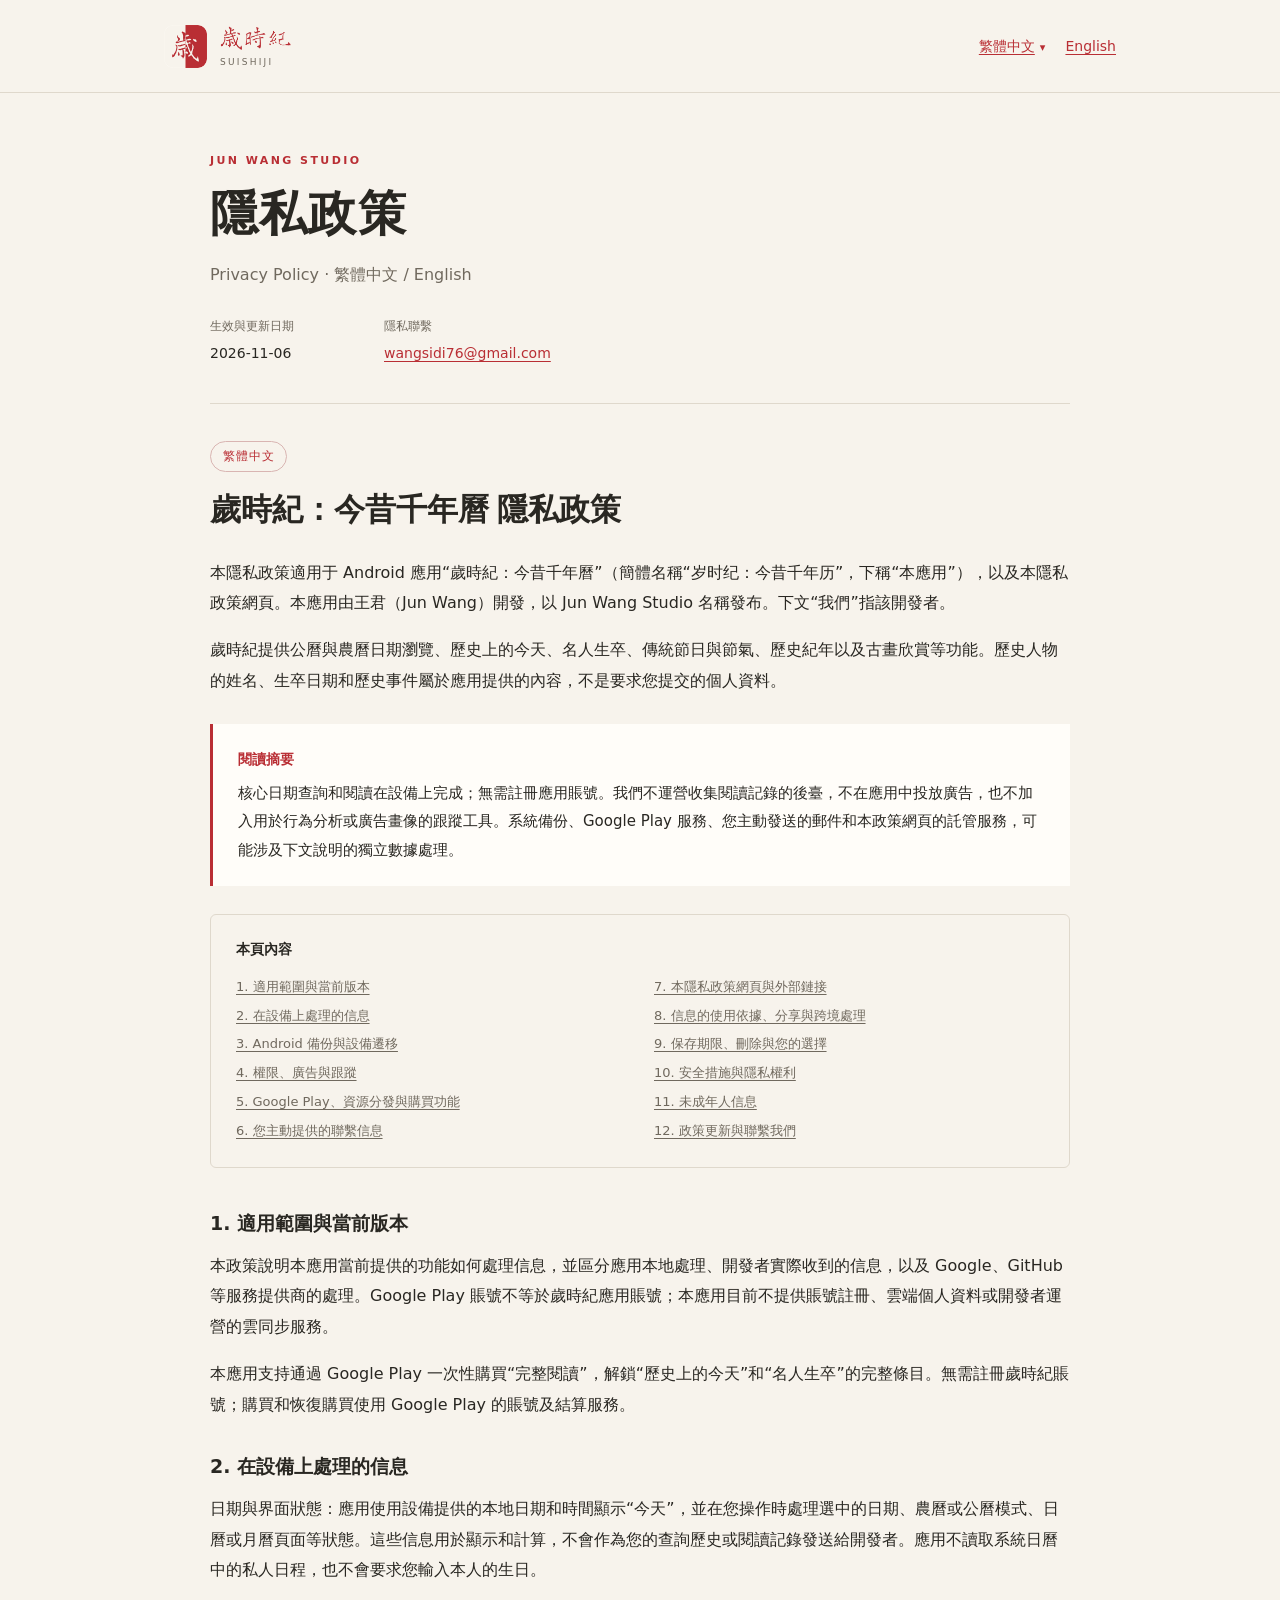
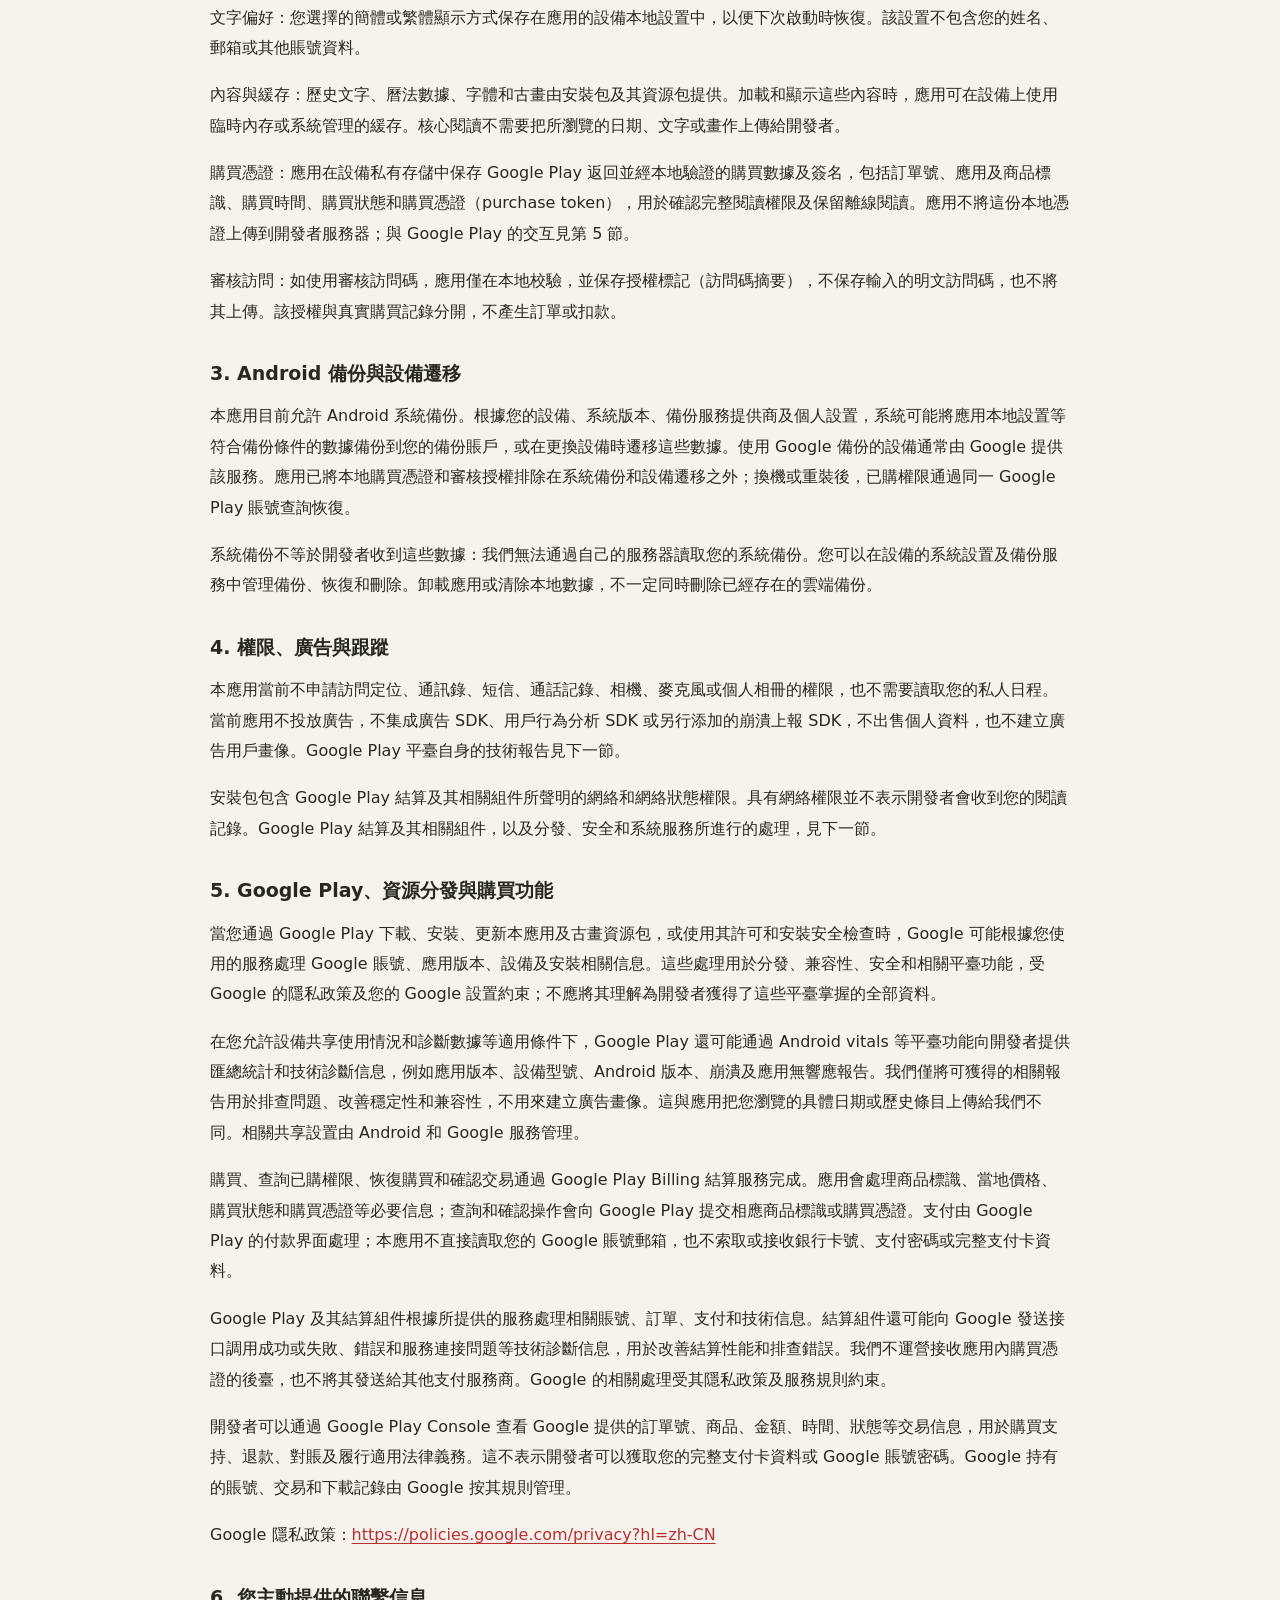
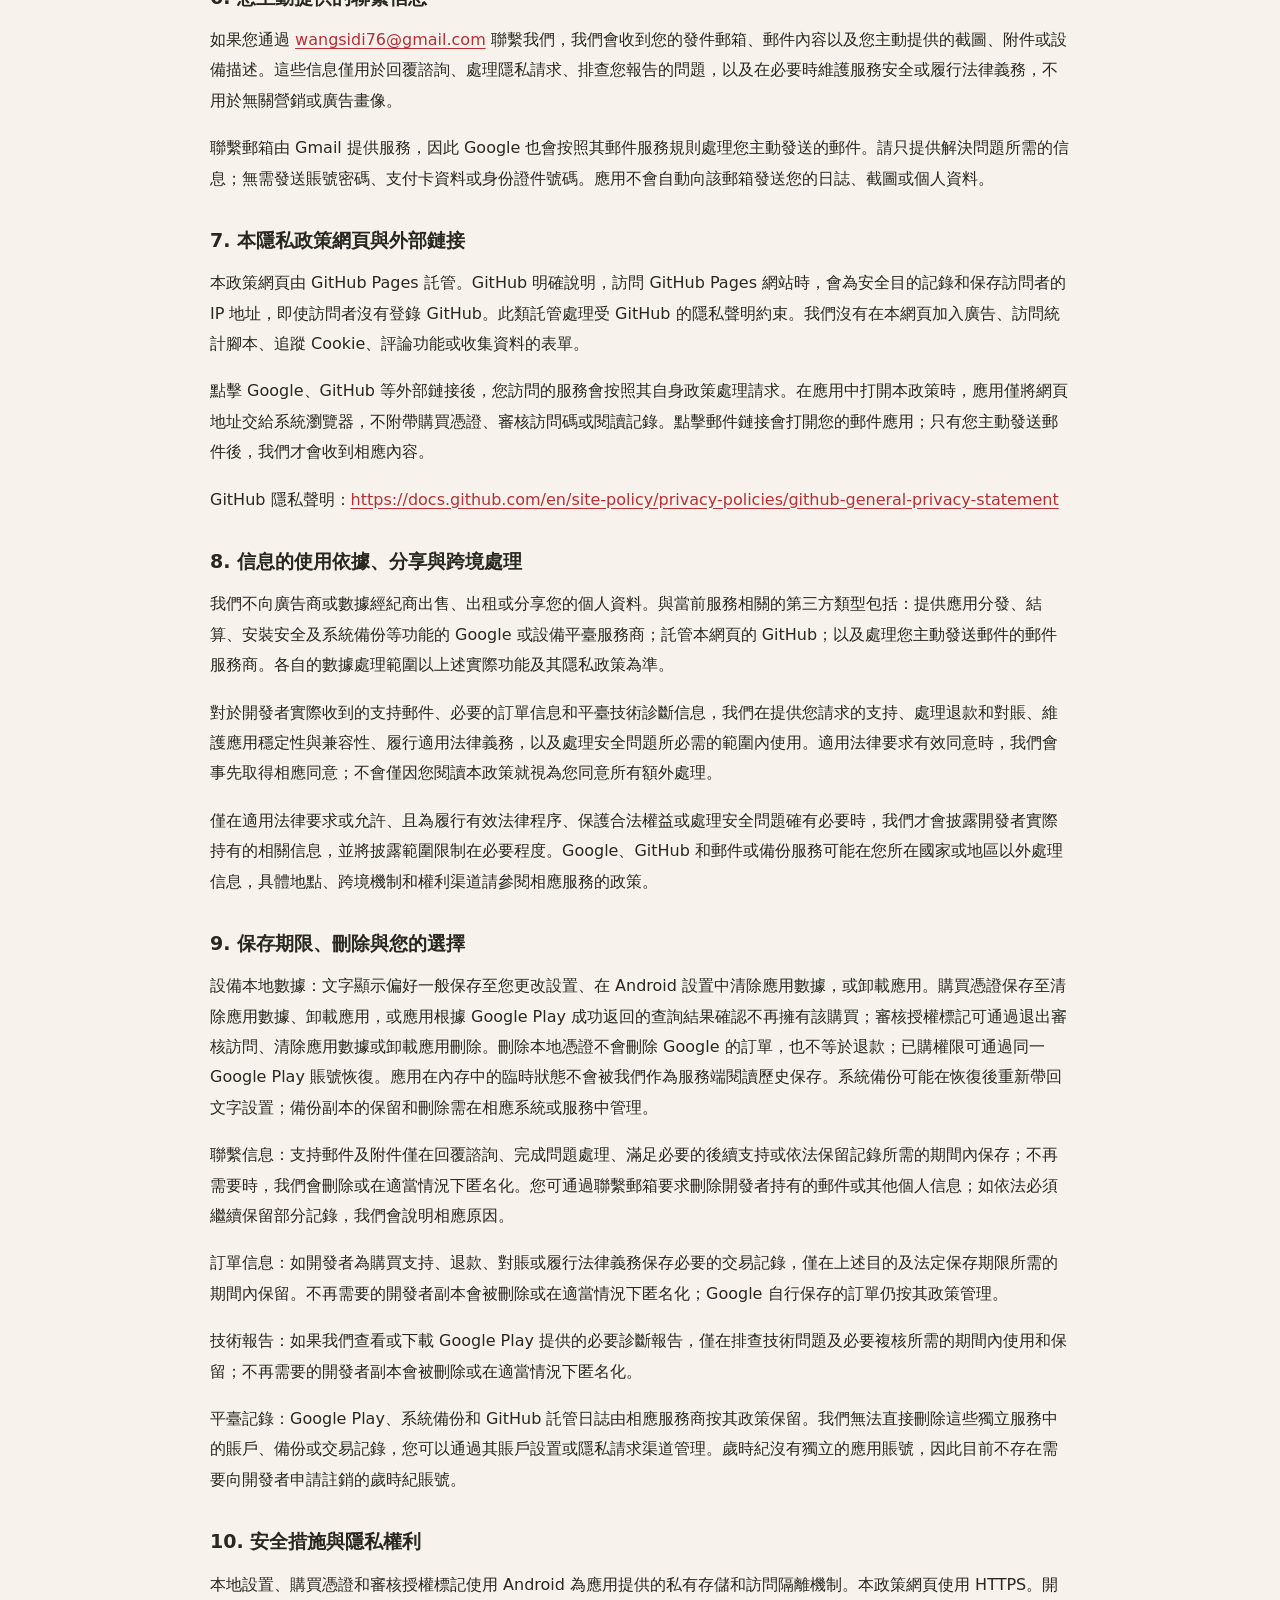
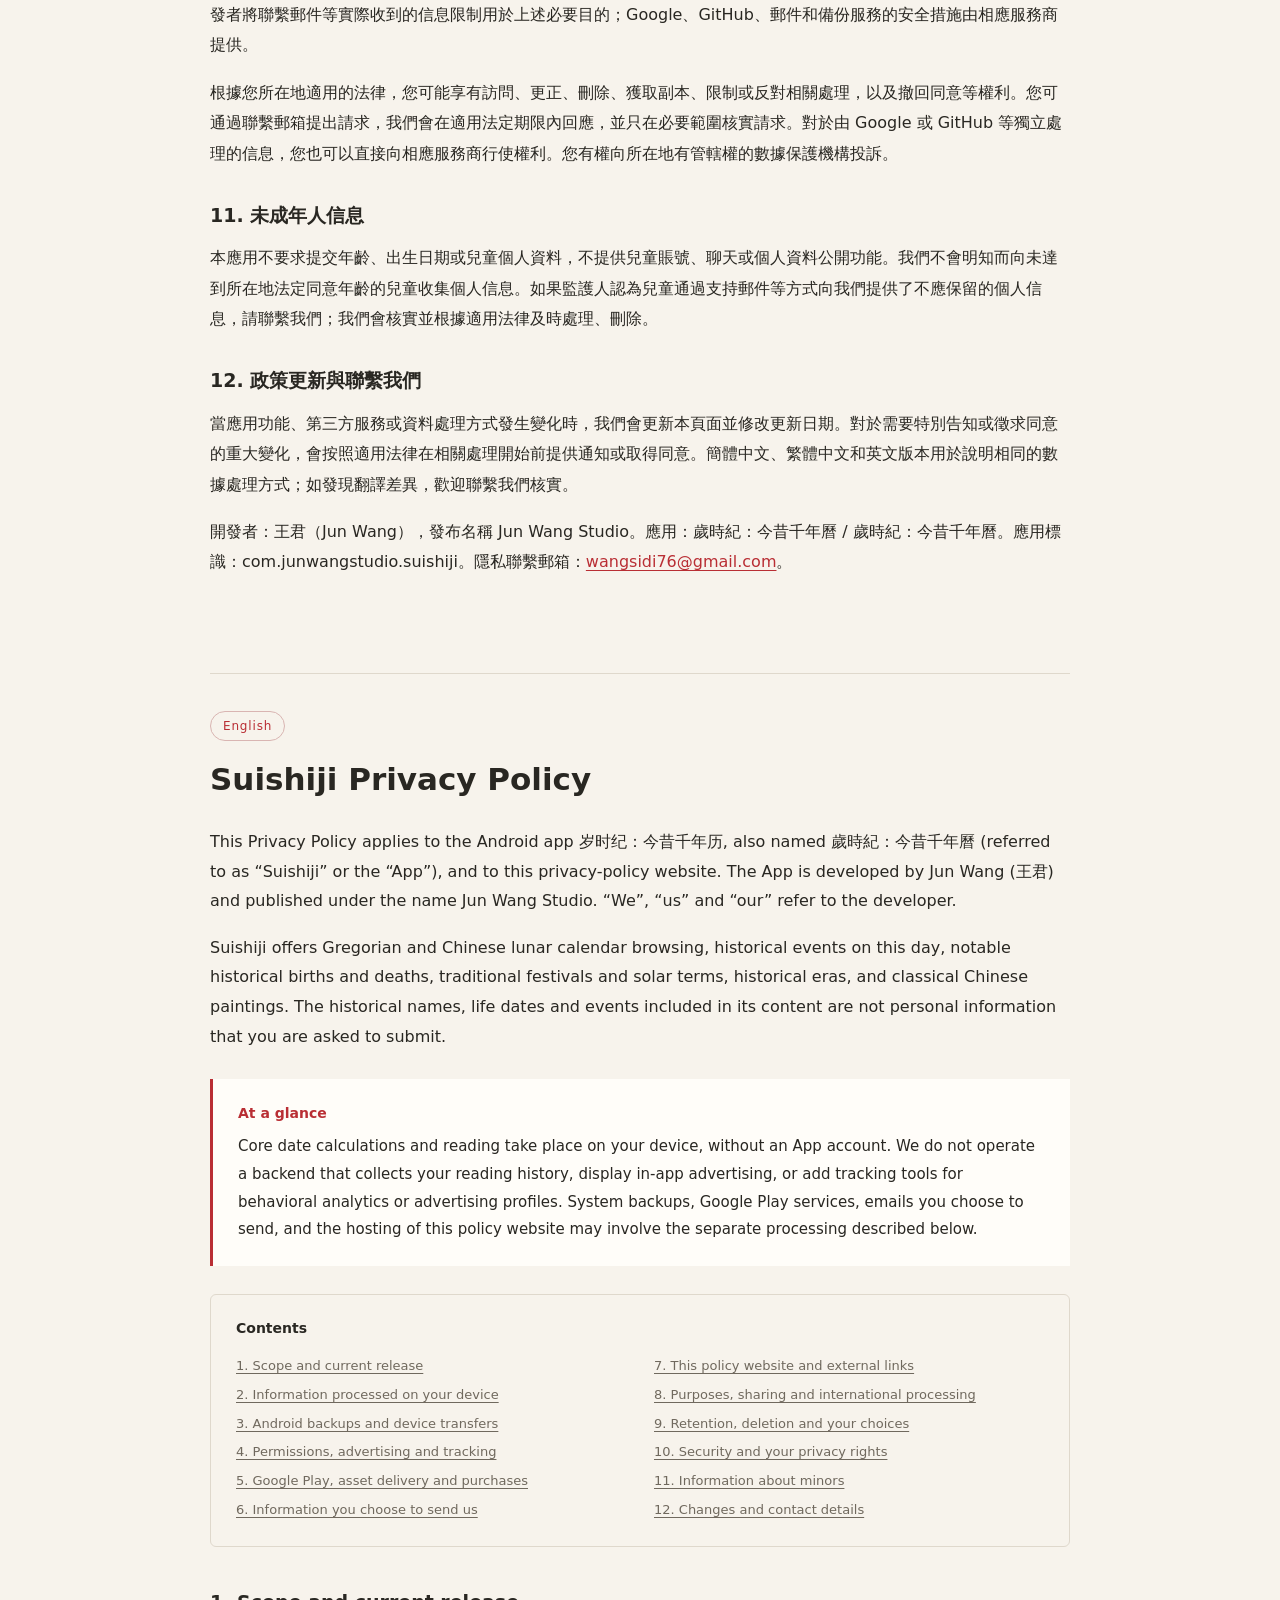
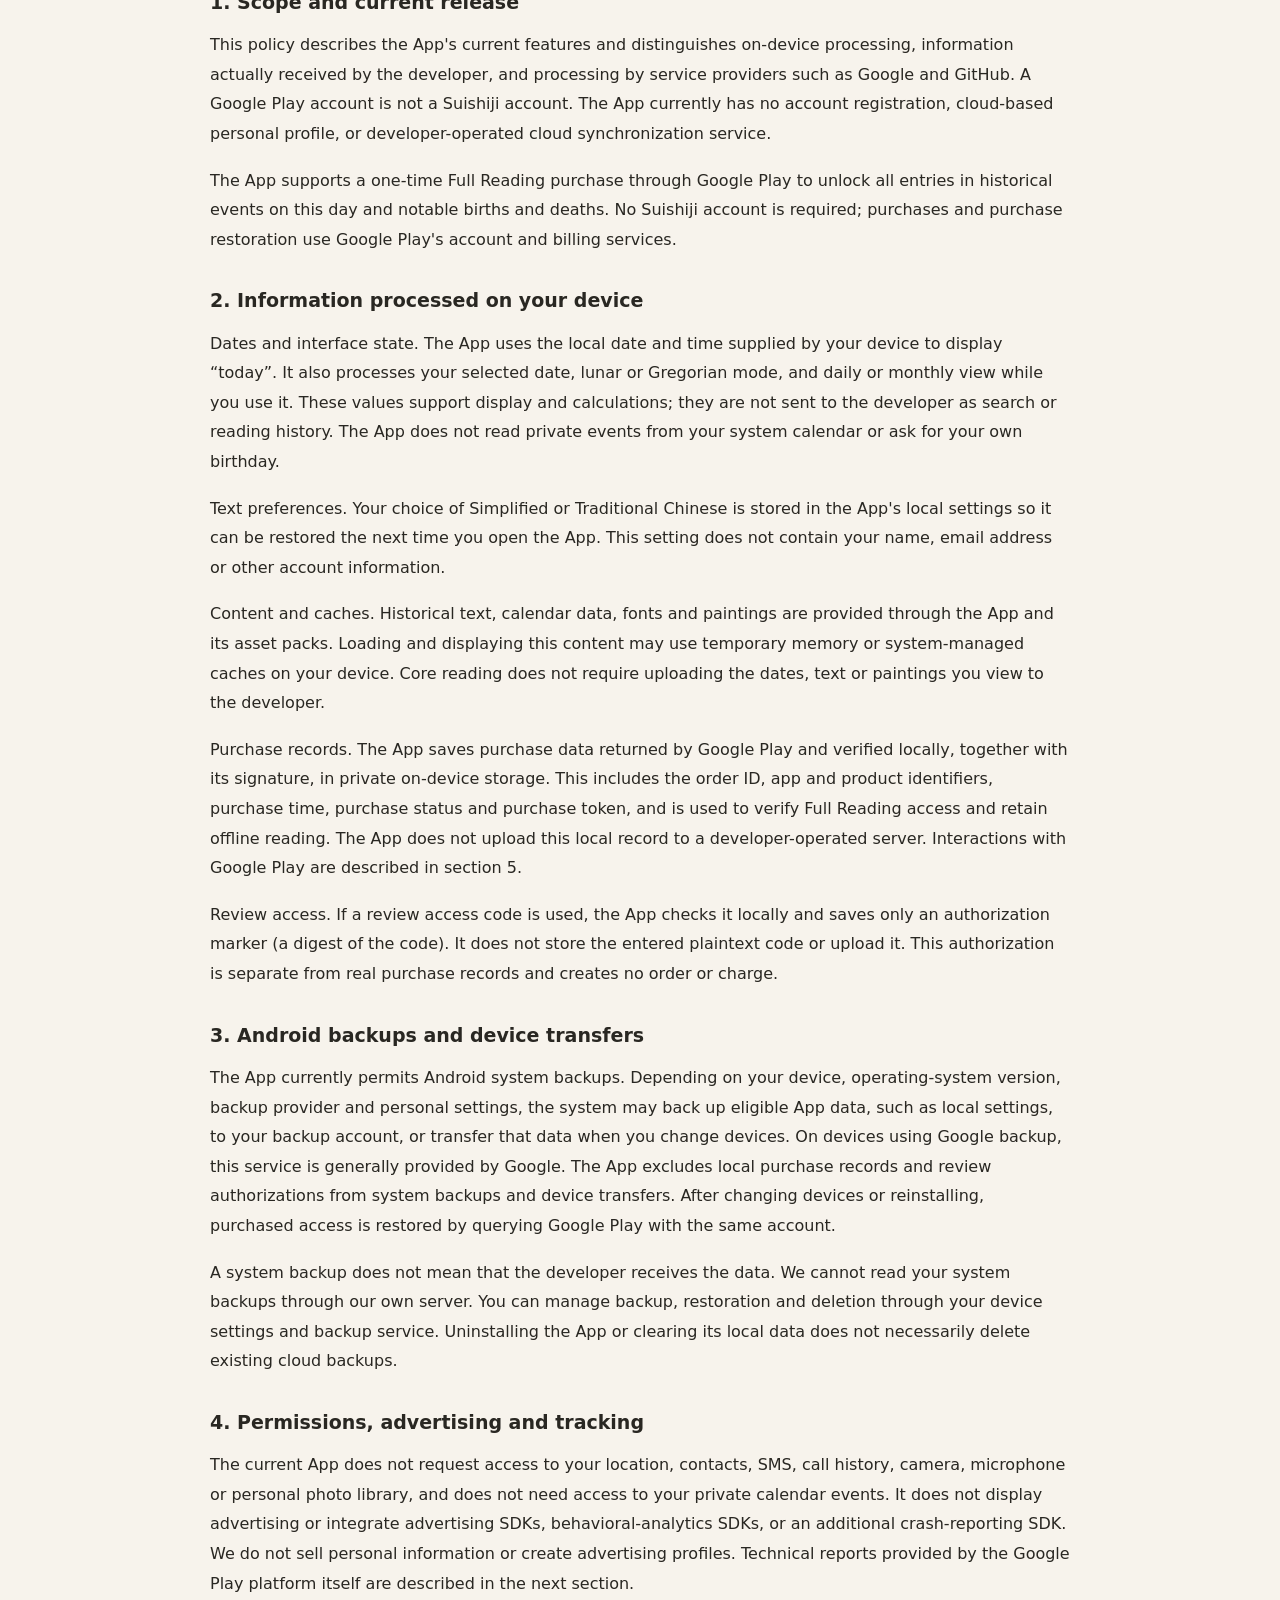
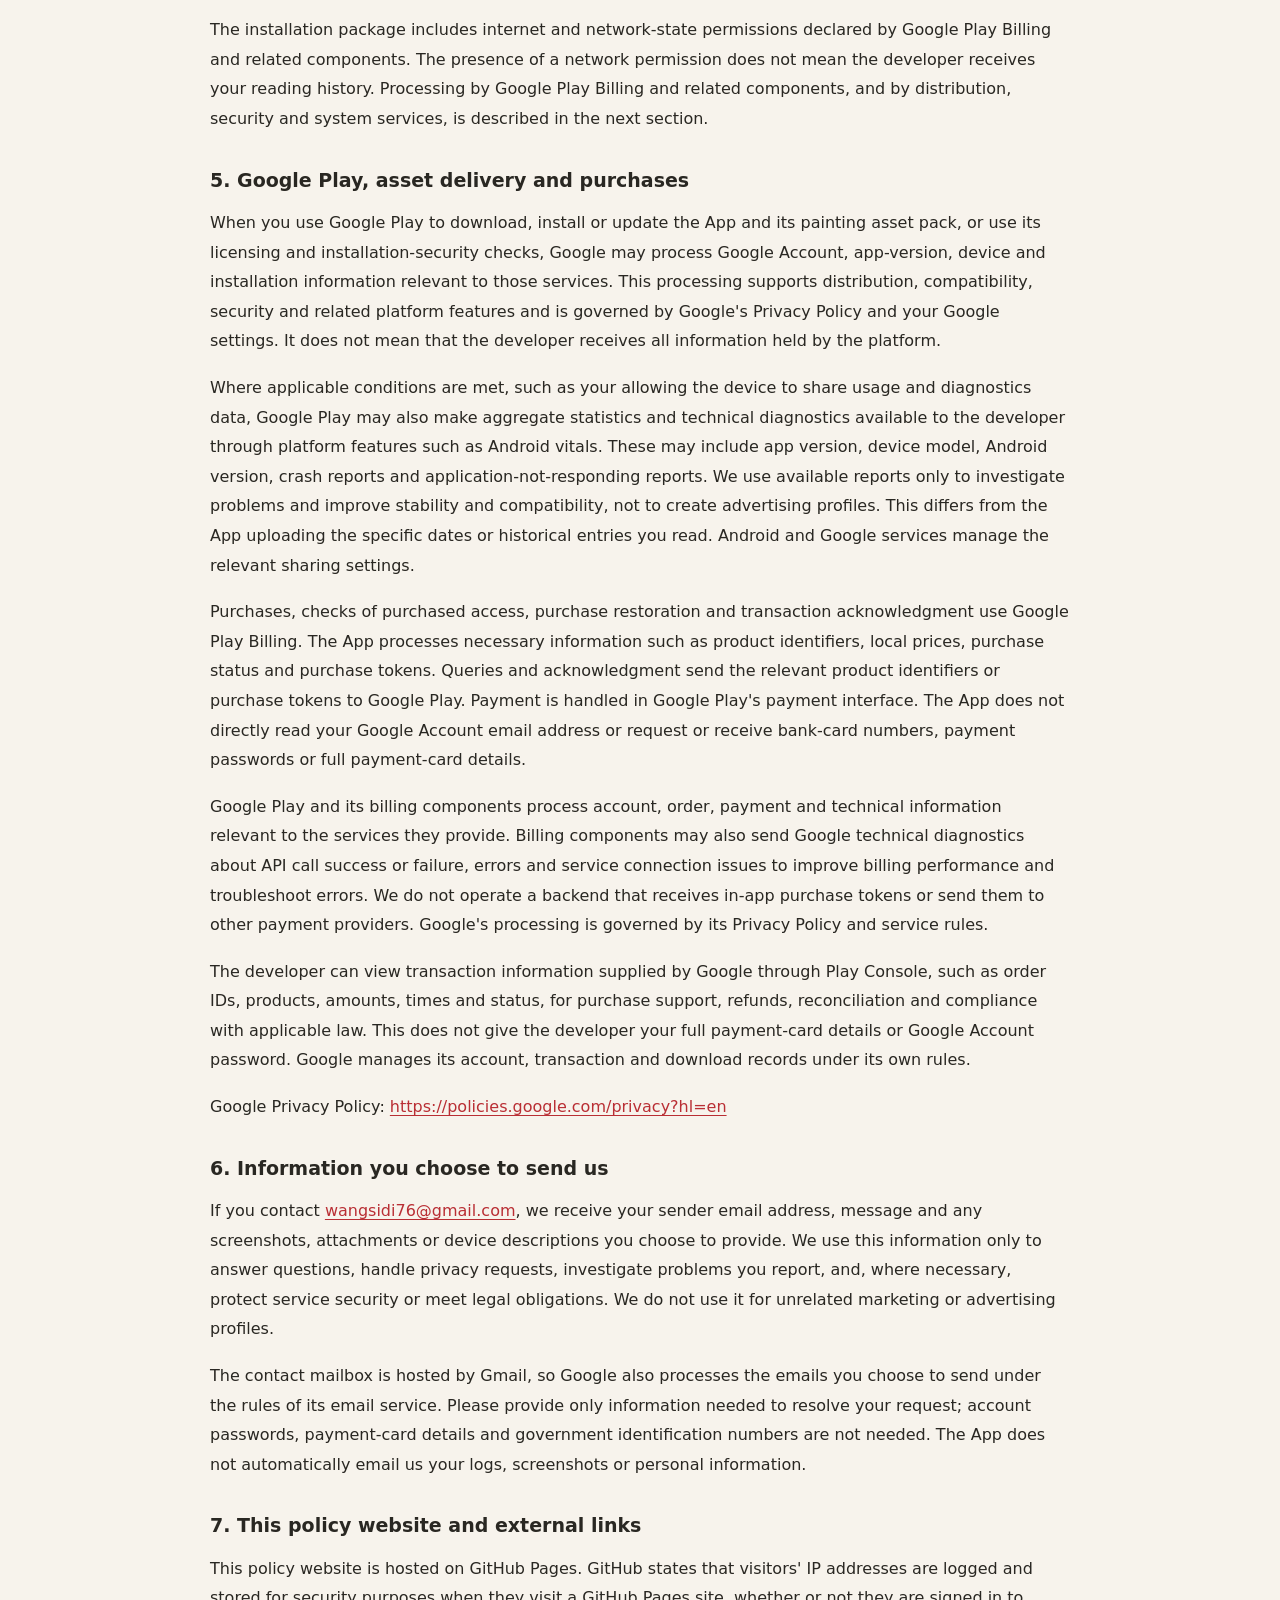
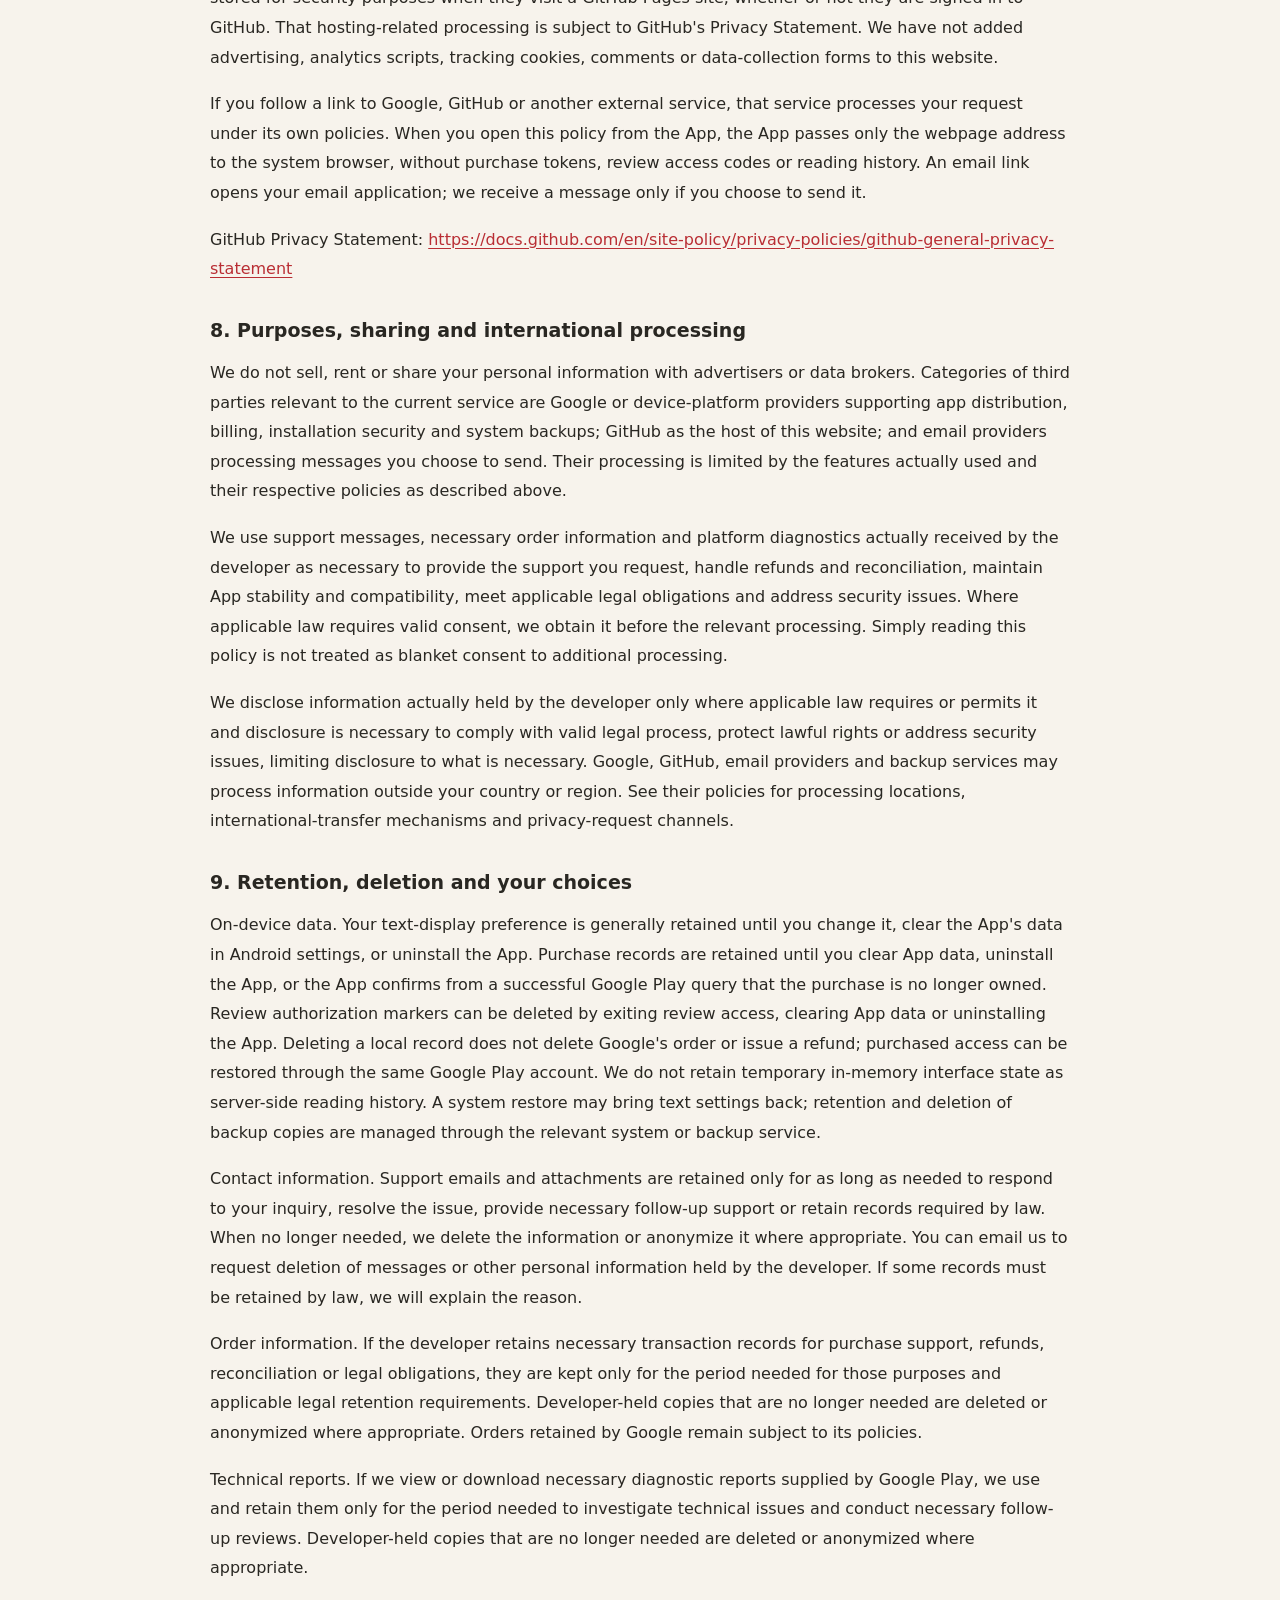
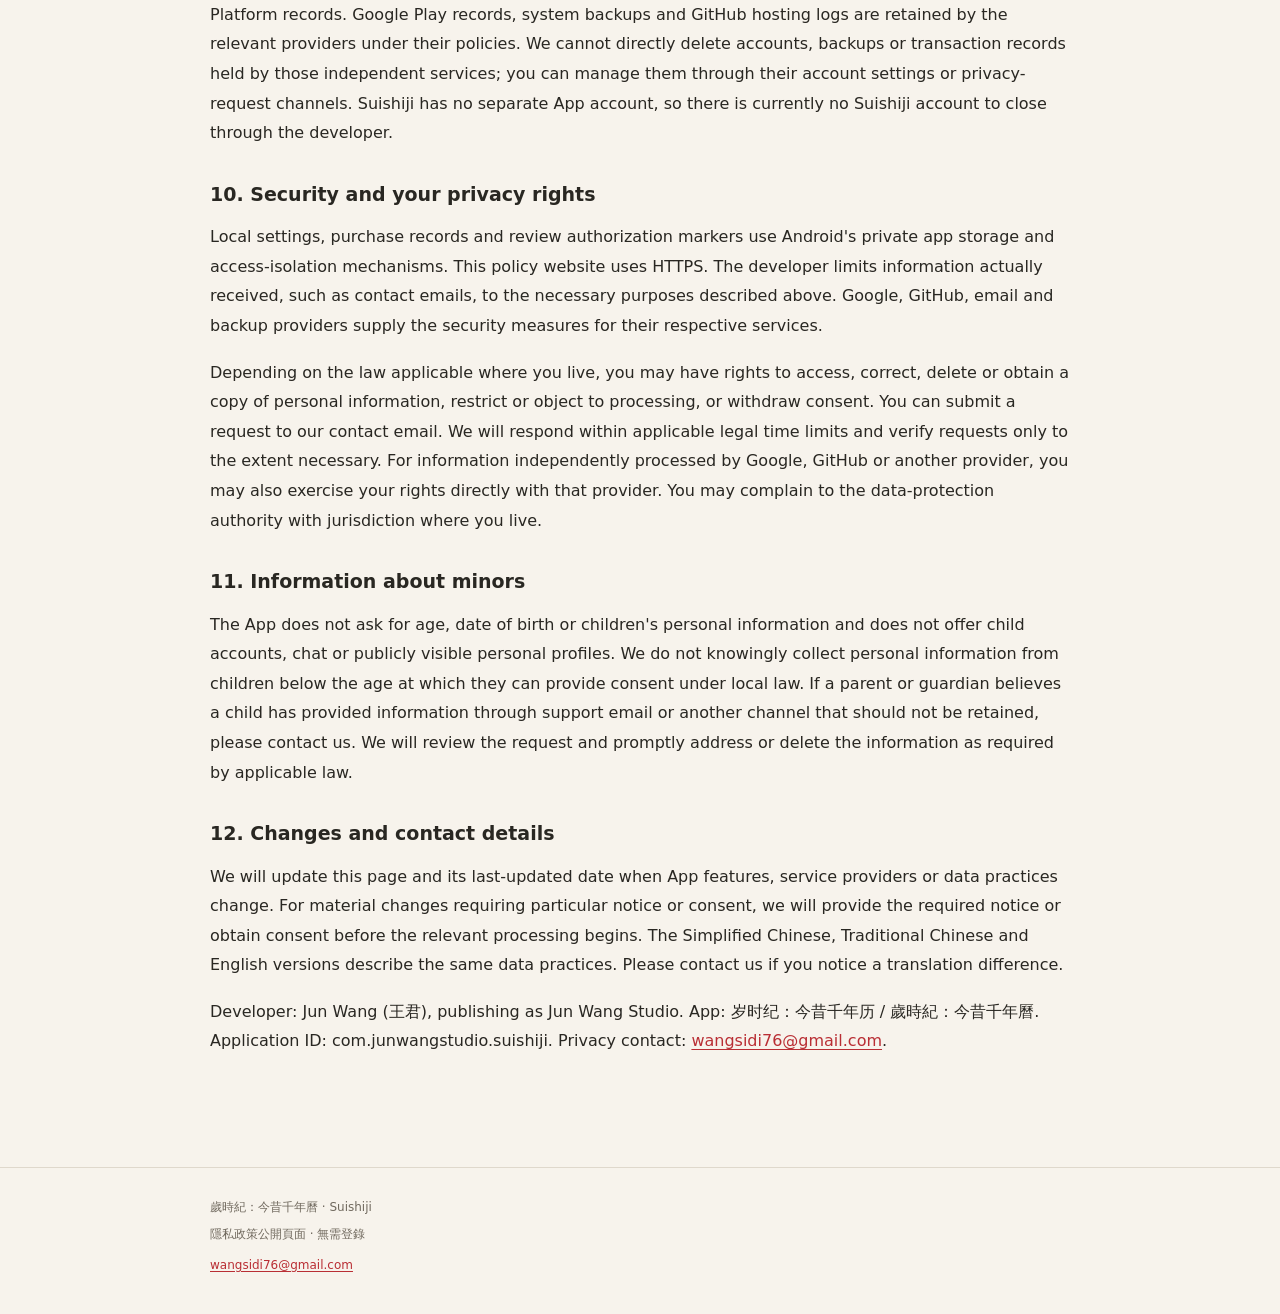
<file: zh-Hant/index.html>
<!doctype html>
<html lang="zh-Hant-CN">
<head>
  <meta charset="utf-8">
  <meta name="viewport" content="width=device-width, initial-scale=1">
  <meta name="color-scheme" content="light">
  <meta name="description" content="歲時紀：今昔千年曆 / Suishiji — 简体中文、繁體中文与英文隐私政策。Privacy practices, local settings, backups, Google Play and contact information.">
  <meta name="referrer" content="no-referrer">
  <meta http-equiv="Content-Security-Policy" content="default-src 'none'; style-src 'self'; img-src 'self'; base-uri 'none'; form-action 'none'">
  <title>隱私政策 / Privacy Policy · 歲時紀 Suishiji</title>
  <link rel="canonical" href="https://stephjwang.github.io/suishiji-privacy/zh-Hant/">
  <link rel="alternate" hreflang="zh-CN" href="https://stephjwang.github.io/suishiji-privacy/zh-CN/">
  <link rel="alternate" hreflang="zh-Hant-CN" href="https://stephjwang.github.io/suishiji-privacy/zh-Hant/">
  <link rel="alternate" hreflang="en" href="https://stephjwang.github.io/suishiji-privacy/en/">
  <link rel="alternate" hreflang="x-default" href="https://stephjwang.github.io/suishiji-privacy/">
  <link rel="stylesheet" href="../styles.css?v=20261101-traditional">
</head>
<body>
  <a class="skip-link" href="#policy-content">跳至政策正文</a>
  <header class="site-header">
    <div class="header-inner">
      <a class="brand" href="../" aria-label="歲時紀 Suishiji"><img class="seal" src="../assets/suishiji-icon.png" width="43" height="43" alt=""><span><img class="brand-name" src="../assets/suishiji-wordmark-red.png" width="72" height="29" alt="歲時紀"><span class="brand-en">SUISHIJI</span></span></a>
      <nav class="language-nav" aria-label="Language / 语言"><details class="chinese-switch"><summary>繁體中文</summary><div class="chinese-menu"><a href="../#zh-CN" lang="zh-CN">简体中文</a><a href="#zh-Hant" lang="zh-Hant-CN" aria-current="page">繁體中文</a></div></details><a href="#en" lang="en" aria-label="Read the policy in English">English</a></nav>
    </div>
  </header>
  <main id="policy-content" class="page-shell">
    <div class="page-intro">
      <p class="eyebrow">JUN WANG STUDIO</p>
      <h1>隱私政策</h1>
      <p class="subtitle">Privacy Policy · 繁體中文 / English</p>
      <dl class="meta">
        <div><dt>生效與更新日期</dt><dd><time datetime="2026-11-06">2026-11-06</time></dd></div>
        <div><dt>隱私聯繫</dt><dd><a href="mailto:wangsidi76@gmail.com">wangsidi76@gmail.com</a></dd></div>
      </dl>
    </div>
    <article lang="zh-Hant-CN" id="zh-Hant" class="policy" aria-labelledby="zh-Hant-title"><div class="language-label">繁體中文</div><h2 id="zh-Hant-title">歲時紀：今昔千年曆 隱私政策</h2><p>本隱私政策適用于 Android 應用“歲時紀：今昔千年曆”（簡體名稱“岁时纪：今昔千年历”，下稱“本應用”），以及本隱私政策網頁。本應用由王君（Jun Wang）開發，以 Jun Wang Studio 名稱發布。下文“我們”指該開發者。</p>
<p>歲時紀提供公曆與農曆日期瀏覽、歷史上的今天、名人生卒、傳統節日與節氣、歷史紀年以及古畫欣賞等功能。歷史人物的姓名、生卒日期和歷史事件屬於應用提供的內容，不是要求您提交的個人資料。</p><aside class="summary" aria-label="閱讀摘要"><strong>閱讀摘要</strong><p>核心日期查詢和閱讀在設備上完成；無需註冊應用賬號。我們不運營收集閱讀記錄的後臺，不在應用中投放廣告，也不加入用於行為分析或廣告畫像的跟蹤工具。系統備份、Google Play 服務、您主動發送的郵件和本政策網頁的託管服務，可能涉及下文說明的獨立數據處理。</p></aside><nav class="contents" aria-label="本頁內容"><h3>本頁內容</h3><ol><li><a href="#zh-Hant-scope">1. 適用範圍與當前版本</a></li>
<li><a href="#zh-Hant-local">2. 在設備上處理的信息</a></li>
<li><a href="#zh-Hant-backup">3. Android 備份與設備遷移</a></li>
<li><a href="#zh-Hant-permissions">4. 權限、廣告與跟蹤</a></li>
<li><a href="#zh-Hant-google-play">5. Google Play、資源分發與購買功能</a></li>
<li><a href="#zh-Hant-contact-data">6. 您主動提供的聯繫信息</a></li>
<li><a href="#zh-Hant-website">7. 本隱私政策網頁與外部鏈接</a></li>
<li><a href="#zh-Hant-sharing">8. 信息的使用依據、分享與跨境處理</a></li>
<li><a href="#zh-Hant-retention">9. 保存期限、刪除與您的選擇</a></li>
<li><a href="#zh-Hant-security-rights">10. 安全措施與隱私權利</a></li>
<li><a href="#zh-Hant-children">11. 未成年人信息</a></li>
<li><a href="#zh-Hant-changes">12. 政策更新與聯繫我們</a></li></ol></nav><section class="policy-section" aria-labelledby="zh-Hant-scope"><h3 id="zh-Hant-scope">1. 適用範圍與當前版本</h3><p>本政策說明本應用當前提供的功能如何處理信息，並區分應用本地處理、開發者實際收到的信息，以及 Google、GitHub 等服務提供商的處理。Google Play 賬號不等於歲時紀應用賬號；本應用目前不提供賬號註冊、雲端個人資料或開發者運營的雲同步服務。</p>
<p>本應用支持通過 Google Play 一次性購買“完整閱讀”，解鎖“歷史上的今天”和“名人生卒”的完整條目。無需註冊歲時紀賬號；購買和恢復購買使用 Google Play 的賬號及結算服務。</p></section>
<section class="policy-section" aria-labelledby="zh-Hant-local"><h3 id="zh-Hant-local">2. 在設備上處理的信息</h3><p>日期與界面狀態：應用使用設備提供的本地日期和時間顯示“今天”，並在您操作時處理選中的日期、農曆或公曆模式、日曆或月曆頁面等狀態。這些信息用於顯示和計算，不會作為您的查詢歷史或閱讀記錄發送給開發者。應用不讀取系統日曆中的私人日程，也不會要求您輸入本人的生日。</p>
<p>文字偏好：您選擇的簡體或繁體顯示方式保存在應用的設備本地設置中，以便下次啟動時恢復。該設置不包含您的姓名、郵箱或其他賬號資料。</p>
<p>內容與緩存：歷史文字、曆法數據、字體和古畫由安裝包及其資源包提供。加載和顯示這些內容時，應用可在設備上使用臨時內存或系統管理的緩存。核心閱讀不需要把所瀏覽的日期、文字或畫作上傳給開發者。</p>
<p>購買憑證：應用在設備私有存儲中保存 Google Play 返回並經本地驗證的購買數據及簽名，包括訂單號、應用及商品標識、購買時間、購買狀態和購買憑證（purchase token），用於確認完整閱讀權限及保留離線閱讀。應用不將這份本地憑證上傳到開發者服務器；與 Google Play 的交互見第 5 節。</p>
<p>審核訪問：如使用審核訪問碼，應用僅在本地校驗，並保存授權標記（訪問碼摘要），不保存輸入的明文訪問碼，也不將其上傳。該授權與真實購買記錄分開，不產生訂單或扣款。</p></section>
<section class="policy-section" aria-labelledby="zh-Hant-backup"><h3 id="zh-Hant-backup">3. Android 備份與設備遷移</h3><p>本應用目前允許 Android 系統備份。根據您的設備、系統版本、備份服務提供商及個人設置，系統可能將應用本地設置等符合備份條件的數據備份到您的備份賬戶，或在更換設備時遷移這些數據。使用 Google 備份的設備通常由 Google 提供該服務。應用已將本地購買憑證和審核授權排除在系統備份和設備遷移之外；換機或重裝後，已購權限通過同一 Google Play 賬號查詢恢復。</p>
<p>系統備份不等於開發者收到這些數據：我們無法通過自己的服務器讀取您的系統備份。您可以在設備的系統設置及備份服務中管理備份、恢復和刪除。卸載應用或清除本地數據，不一定同時刪除已經存在的雲端備份。</p></section>
<section class="policy-section" aria-labelledby="zh-Hant-permissions"><h3 id="zh-Hant-permissions">4. 權限、廣告與跟蹤</h3><p>本應用當前不申請訪問定位、通訊錄、短信、通話記錄、相機、麥克風或個人相冊的權限，也不需要讀取您的私人日程。當前應用不投放廣告，不集成廣告 SDK、用戶行為分析 SDK 或另行添加的崩潰上報 SDK，不出售個人資料，也不建立廣告用戶畫像。Google Play 平臺自身的技術報告見下一節。</p>
<p>安裝包包含 Google Play 結算及其相關組件所聲明的網絡和網絡狀態權限。具有網絡權限並不表示開發者會收到您的閱讀記錄。Google Play 結算及其相關組件，以及分發、安全和系統服務所進行的處理，見下一節。</p></section>
<section class="policy-section" aria-labelledby="zh-Hant-google-play"><h3 id="zh-Hant-google-play">5. Google Play、資源分發與購買功能</h3><p>當您通過 Google Play 下載、安裝、更新本應用及古畫資源包，或使用其許可和安裝安全檢查時，Google 可能根據您使用的服務處理 Google 賬號、應用版本、設備及安裝相關信息。這些處理用於分發、兼容性、安全和相關平臺功能，受 Google 的隱私政策及您的 Google 設置約束；不應將其理解為開發者獲得了這些平臺掌握的全部資料。</p>
<p>在您允許設備共享使用情況和診斷數據等適用條件下，Google Play 還可能通過 Android vitals 等平臺功能向開發者提供匯總統計和技術診斷信息，例如應用版本、設備型號、Android 版本、崩潰及應用無響應報告。我們僅將可獲得的相關報告用於排查問題、改善穩定性和兼容性，不用來建立廣告畫像。這與應用把您瀏覽的具體日期或歷史條目上傳給我們不同。相關共享設置由 Android 和 Google 服務管理。</p>
<p>購買、查詢已購權限、恢復購買和確認交易通過 Google Play Billing 結算服務完成。應用會處理商品標識、當地價格、購買狀態和購買憑證等必要信息；查詢和確認操作會向 Google Play 提交相應商品標識或購買憑證。支付由 Google Play 的付款界面處理；本應用不直接讀取您的 Google 賬號郵箱，也不索取或接收銀行卡號、支付密碼或完整支付卡資料。</p>
<p>Google Play 及其結算組件根據所提供的服務處理相關賬號、訂單、支付和技術信息。結算組件還可能向 Google 發送接口調用成功或失敗、錯誤和服務連接問題等技術診斷信息，用於改善結算性能和排查錯誤。我們不運營接收應用內購買憑證的後臺，也不將其發送給其他支付服務商。Google 的相關處理受其隱私政策及服務規則約束。</p>
<p>開發者可以通過 Google Play Console 查看 Google 提供的訂單號、商品、金額、時間、狀態等交易信息，用於購買支持、退款、對賬及履行適用法律義務。這不表示開發者可以獲取您的完整支付卡資料或 Google 賬號密碼。Google 持有的賬號、交易和下載記錄由 Google 按其規則管理。</p>
<p>Google 隱私政策：<a href="https://policies.google.com/privacy?hl=zh-CN">https://policies.google.com/privacy?hl=zh-CN</a></p></section>
<section class="policy-section" aria-labelledby="zh-Hant-contact-data"><h3 id="zh-Hant-contact-data">6. 您主動提供的聯繫信息</h3><p>如果您通過 <a href="mailto:wangsidi76@gmail.com">wangsidi76@gmail.com</a> 聯繫我們，我們會收到您的發件郵箱、郵件內容以及您主動提供的截圖、附件或設備描述。這些信息僅用於回覆諮詢、處理隱私請求、排查您報告的問題，以及在必要時維護服務安全或履行法律義務，不用於無關營銷或廣告畫像。</p>
<p>聯繫郵箱由 Gmail 提供服務，因此 Google 也會按照其郵件服務規則處理您主動發送的郵件。請只提供解決問題所需的信息；無需發送賬號密碼、支付卡資料或身份證件號碼。應用不會自動向該郵箱發送您的日誌、截圖或個人資料。</p></section>
<section class="policy-section" aria-labelledby="zh-Hant-website"><h3 id="zh-Hant-website">7. 本隱私政策網頁與外部鏈接</h3><p>本政策網頁由 GitHub Pages 託管。GitHub 明確說明，訪問 GitHub Pages 網站時，會為安全目的記錄和保存訪問者的 IP 地址，即使訪問者沒有登錄 GitHub。此類託管處理受 GitHub 的隱私聲明約束。我們沒有在本網頁加入廣告、訪問統計腳本、追蹤 Cookie、評論功能或收集資料的表單。</p>
<p>點擊 Google、GitHub 等外部鏈接後，您訪問的服務會按照其自身政策處理請求。在應用中打開本政策時，應用僅將網頁地址交給系統瀏覽器，不附帶購買憑證、審核訪問碼或閱讀記錄。點擊郵件鏈接會打開您的郵件應用；只有您主動發送郵件後，我們才會收到相應內容。</p>
<p>GitHub 隱私聲明：<a href="https://docs.github.com/en/site-policy/privacy-policies/github-general-privacy-statement">https://docs.github.com/en/site-policy/privacy-policies/github-general-privacy-statement</a></p></section>
<section class="policy-section" aria-labelledby="zh-Hant-sharing"><h3 id="zh-Hant-sharing">8. 信息的使用依據、分享與跨境處理</h3><p>我們不向廣告商或數據經紀商出售、出租或分享您的個人資料。與當前服務相關的第三方類型包括：提供應用分發、結算、安裝安全及系統備份等功能的 Google 或設備平臺服務商；託管本網頁的 GitHub；以及處理您主動發送郵件的郵件服務商。各自的數據處理範圍以上述實際功能及其隱私政策為準。</p>
<p>對於開發者實際收到的支持郵件、必要的訂單信息和平臺技術診斷信息，我們在提供您請求的支持、處理退款和對賬、維護應用穩定性與兼容性、履行適用法律義務，以及處理安全問題所必需的範圍內使用。適用法律要求有效同意時，我們會事先取得相應同意；不會僅因您閱讀本政策就視為您同意所有額外處理。</p>
<p>僅在適用法律要求或允許、且為履行有效法律程序、保護合法權益或處理安全問題確有必要時，我們才會披露開發者實際持有的相關信息，並將披露範圍限制在必要程度。Google、GitHub 和郵件或備份服務可能在您所在國家或地區以外處理信息，具體地點、跨境機制和權利渠道請參閱相應服務的政策。</p></section>
<section class="policy-section" aria-labelledby="zh-Hant-retention"><h3 id="zh-Hant-retention">9. 保存期限、刪除與您的選擇</h3><p>設備本地數據：文字顯示偏好一般保存至您更改設置、在 Android 設置中清除應用數據，或卸載應用。購買憑證保存至清除應用數據、卸載應用，或應用根據 Google Play 成功返回的查詢結果確認不再擁有該購買；審核授權標記可通過退出審核訪問、清除應用數據或卸載應用刪除。刪除本地憑證不會刪除 Google 的訂單，也不等於退款；已購權限可通過同一 Google Play 賬號恢復。應用在內存中的臨時狀態不會被我們作為服務端閱讀歷史保存。系統備份可能在恢復後重新帶回文字設置；備份副本的保留和刪除需在相應系統或服務中管理。</p>
<p>聯繫信息：支持郵件及附件僅在回覆諮詢、完成問題處理、滿足必要的後續支持或依法保留記錄所需的期間內保存；不再需要時，我們會刪除或在適當情況下匿名化。您可通過聯繫郵箱要求刪除開發者持有的郵件或其他個人信息；如依法必須繼續保留部分記錄，我們會說明相應原因。</p>
<p>訂單信息：如開發者為購買支持、退款、對賬或履行法律義務保存必要的交易記錄，僅在上述目的及法定保存期限所需的期間內保留。不再需要的開發者副本會被刪除或在適當情況下匿名化；Google 自行保存的訂單仍按其政策管理。</p>
<p>技術報告：如果我們查看或下載 Google Play 提供的必要診斷報告，僅在排查技術問題及必要複核所需的期間內使用和保留；不再需要的開發者副本會被刪除或在適當情況下匿名化。</p>
<p>平臺記錄：Google Play、系統備份和 GitHub 託管日誌由相應服務商按其政策保留。我們無法直接刪除這些獨立服務中的賬戶、備份或交易記錄，您可以通過其賬戶設置或隱私請求渠道管理。歲時紀沒有獨立的應用賬號，因此目前不存在需要向開發者申請註銷的歲時紀賬號。</p></section>
<section class="policy-section" aria-labelledby="zh-Hant-security-rights"><h3 id="zh-Hant-security-rights">10. 安全措施與隱私權利</h3><p>本地設置、購買憑證和審核授權標記使用 Android 為應用提供的私有存儲和訪問隔離機制。本政策網頁使用 HTTPS。開發者將聯繫郵件等實際收到的信息限制用於上述必要目的；Google、GitHub、郵件和備份服務的安全措施由相應服務商提供。</p>
<p>根據您所在地適用的法律，您可能享有訪問、更正、刪除、獲取副本、限制或反對相關處理，以及撤回同意等權利。您可通過聯繫郵箱提出請求，我們會在適用法定期限內回應，並只在必要範圍核實請求。對於由 Google 或 GitHub 等獨立處理的信息，您也可以直接向相應服務商行使權利。您有權向所在地有管轄權的數據保護機構投訴。</p></section>
<section class="policy-section" aria-labelledby="zh-Hant-children"><h3 id="zh-Hant-children">11. 未成年人信息</h3><p>本應用不要求提交年齡、出生日期或兒童個人資料，不提供兒童賬號、聊天或個人資料公開功能。我們不會明知而向未達到所在地法定同意年齡的兒童收集個人信息。如果監護人認為兒童通過支持郵件等方式向我們提供了不應保留的個人信息，請聯繫我們；我們會核實並根據適用法律及時處理、刪除。</p></section>
<section class="policy-section" aria-labelledby="zh-Hant-changes"><h3 id="zh-Hant-changes">12. 政策更新與聯繫我們</h3><p>當應用功能、第三方服務或資料處理方式發生變化時，我們會更新本頁面並修改更新日期。對於需要特別告知或徵求同意的重大變化，會按照適用法律在相關處理開始前提供通知或取得同意。簡體中文、繁體中文和英文版本用於說明相同的數據處理方式；如發現翻譯差異，歡迎聯繫我們核實。</p>
<p>開發者：王君（Jun Wang），發布名稱 Jun Wang Studio。應用：歲時紀：今昔千年曆 / 歲時紀：今昔千年曆。應用標識：com.junwangstudio.suishiji。隱私聯繫郵箱：<a href="mailto:wangsidi76@gmail.com">wangsidi76@gmail.com</a>。</p></section></article>
<article lang="en" id="en" class="policy" aria-labelledby="en-title"><div class="language-label">English</div><h2 id="en-title">Suishiji Privacy Policy</h2><p>This Privacy Policy applies to the Android app 岁时纪：今昔千年历, also named 歲時紀：今昔千年曆 (referred to as “Suishiji” or the “App”), and to this privacy-policy website. The App is developed by Jun Wang (王君) and published under the name Jun Wang Studio. “We”, “us” and “our” refer to the developer.</p>
<p>Suishiji offers Gregorian and Chinese lunar calendar browsing, historical events on this day, notable historical births and deaths, traditional festivals and solar terms, historical eras, and classical Chinese paintings. The historical names, life dates and events included in its content are not personal information that you are asked to submit.</p><aside class="summary" aria-label="At a glance"><strong>At a glance</strong><p>Core date calculations and reading take place on your device, without an App account. We do not operate a backend that collects your reading history, display in-app advertising, or add tracking tools for behavioral analytics or advertising profiles. System backups, Google Play services, emails you choose to send, and the hosting of this policy website may involve the separate processing described below.</p></aside><nav class="contents" aria-label="Contents"><h3>Contents</h3><ol><li><a href="#en-scope">1. Scope and current release</a></li>
<li><a href="#en-local">2. Information processed on your device</a></li>
<li><a href="#en-backup">3. Android backups and device transfers</a></li>
<li><a href="#en-permissions">4. Permissions, advertising and tracking</a></li>
<li><a href="#en-google-play">5. Google Play, asset delivery and purchases</a></li>
<li><a href="#en-contact-data">6. Information you choose to send us</a></li>
<li><a href="#en-website">7. This policy website and external links</a></li>
<li><a href="#en-sharing">8. Purposes, sharing and international processing</a></li>
<li><a href="#en-retention">9. Retention, deletion and your choices</a></li>
<li><a href="#en-security-rights">10. Security and your privacy rights</a></li>
<li><a href="#en-children">11. Information about minors</a></li>
<li><a href="#en-changes">12. Changes and contact details</a></li></ol></nav><section class="policy-section" aria-labelledby="en-scope"><h3 id="en-scope">1. Scope and current release</h3><p>This policy describes the App&#x27;s current features and distinguishes on-device processing, information actually received by the developer, and processing by service providers such as Google and GitHub. A Google Play account is not a Suishiji account. The App currently has no account registration, cloud-based personal profile, or developer-operated cloud synchronization service.</p>
<p>The App supports a one-time Full Reading purchase through Google Play to unlock all entries in historical events on this day and notable births and deaths. No Suishiji account is required; purchases and purchase restoration use Google Play&#x27;s account and billing services.</p></section>
<section class="policy-section" aria-labelledby="en-local"><h3 id="en-local">2. Information processed on your device</h3><p>Dates and interface state. The App uses the local date and time supplied by your device to display “today”. It also processes your selected date, lunar or Gregorian mode, and daily or monthly view while you use it. These values support display and calculations; they are not sent to the developer as search or reading history. The App does not read private events from your system calendar or ask for your own birthday.</p>
<p>Text preferences. Your choice of Simplified or Traditional Chinese is stored in the App&#x27;s local settings so it can be restored the next time you open the App. This setting does not contain your name, email address or other account information.</p>
<p>Content and caches. Historical text, calendar data, fonts and paintings are provided through the App and its asset packs. Loading and displaying this content may use temporary memory or system-managed caches on your device. Core reading does not require uploading the dates, text or paintings you view to the developer.</p>
<p>Purchase records. The App saves purchase data returned by Google Play and verified locally, together with its signature, in private on-device storage. This includes the order ID, app and product identifiers, purchase time, purchase status and purchase token, and is used to verify Full Reading access and retain offline reading. The App does not upload this local record to a developer-operated server. Interactions with Google Play are described in section 5.</p>
<p>Review access. If a review access code is used, the App checks it locally and saves only an authorization marker (a digest of the code). It does not store the entered plaintext code or upload it. This authorization is separate from real purchase records and creates no order or charge.</p></section>
<section class="policy-section" aria-labelledby="en-backup"><h3 id="en-backup">3. Android backups and device transfers</h3><p>The App currently permits Android system backups. Depending on your device, operating-system version, backup provider and personal settings, the system may back up eligible App data, such as local settings, to your backup account, or transfer that data when you change devices. On devices using Google backup, this service is generally provided by Google. The App excludes local purchase records and review authorizations from system backups and device transfers. After changing devices or reinstalling, purchased access is restored by querying Google Play with the same account.</p>
<p>A system backup does not mean that the developer receives the data. We cannot read your system backups through our own server. You can manage backup, restoration and deletion through your device settings and backup service. Uninstalling the App or clearing its local data does not necessarily delete existing cloud backups.</p></section>
<section class="policy-section" aria-labelledby="en-permissions"><h3 id="en-permissions">4. Permissions, advertising and tracking</h3><p>The current App does not request access to your location, contacts, SMS, call history, camera, microphone or personal photo library, and does not need access to your private calendar events. It does not display advertising or integrate advertising SDKs, behavioral-analytics SDKs, or an additional crash-reporting SDK. We do not sell personal information or create advertising profiles. Technical reports provided by the Google Play platform itself are described in the next section.</p>
<p>The installation package includes internet and network-state permissions declared by Google Play Billing and related components. The presence of a network permission does not mean the developer receives your reading history. Processing by Google Play Billing and related components, and by distribution, security and system services, is described in the next section.</p></section>
<section class="policy-section" aria-labelledby="en-google-play"><h3 id="en-google-play">5. Google Play, asset delivery and purchases</h3><p>When you use Google Play to download, install or update the App and its painting asset pack, or use its licensing and installation-security checks, Google may process Google Account, app-version, device and installation information relevant to those services. This processing supports distribution, compatibility, security and related platform features and is governed by Google&#x27;s Privacy Policy and your Google settings. It does not mean that the developer receives all information held by the platform.</p>
<p>Where applicable conditions are met, such as your allowing the device to share usage and diagnostics data, Google Play may also make aggregate statistics and technical diagnostics available to the developer through platform features such as Android vitals. These may include app version, device model, Android version, crash reports and application-not-responding reports. We use available reports only to investigate problems and improve stability and compatibility, not to create advertising profiles. This differs from the App uploading the specific dates or historical entries you read. Android and Google services manage the relevant sharing settings.</p>
<p>Purchases, checks of purchased access, purchase restoration and transaction acknowledgment use Google Play Billing. The App processes necessary information such as product identifiers, local prices, purchase status and purchase tokens. Queries and acknowledgment send the relevant product identifiers or purchase tokens to Google Play. Payment is handled in Google Play&#x27;s payment interface. The App does not directly read your Google Account email address or request or receive bank-card numbers, payment passwords or full payment-card details.</p>
<p>Google Play and its billing components process account, order, payment and technical information relevant to the services they provide. Billing components may also send Google technical diagnostics about API call success or failure, errors and service connection issues to improve billing performance and troubleshoot errors. We do not operate a backend that receives in-app purchase tokens or send them to other payment providers. Google&#x27;s processing is governed by its Privacy Policy and service rules.</p>
<p>The developer can view transaction information supplied by Google through Play Console, such as order IDs, products, amounts, times and status, for purchase support, refunds, reconciliation and compliance with applicable law. This does not give the developer your full payment-card details or Google Account password. Google manages its account, transaction and download records under its own rules.</p>
<p>Google Privacy Policy: <a href="https://policies.google.com/privacy?hl=en">https://policies.google.com/privacy?hl=en</a></p></section>
<section class="policy-section" aria-labelledby="en-contact-data"><h3 id="en-contact-data">6. Information you choose to send us</h3><p>If you contact <a href="mailto:wangsidi76@gmail.com">wangsidi76@gmail.com</a>, we receive your sender email address, message and any screenshots, attachments or device descriptions you choose to provide. We use this information only to answer questions, handle privacy requests, investigate problems you report, and, where necessary, protect service security or meet legal obligations. We do not use it for unrelated marketing or advertising profiles.</p>
<p>The contact mailbox is hosted by Gmail, so Google also processes the emails you choose to send under the rules of its email service. Please provide only information needed to resolve your request; account passwords, payment-card details and government identification numbers are not needed. The App does not automatically email us your logs, screenshots or personal information.</p></section>
<section class="policy-section" aria-labelledby="en-website"><h3 id="en-website">7. This policy website and external links</h3><p>This policy website is hosted on GitHub Pages. GitHub states that visitors&#x27; IP addresses are logged and stored for security purposes when they visit a GitHub Pages site, whether or not they are signed in to GitHub. That hosting-related processing is subject to GitHub&#x27;s Privacy Statement. We have not added advertising, analytics scripts, tracking cookies, comments or data-collection forms to this website.</p>
<p>If you follow a link to Google, GitHub or another external service, that service processes your request under its own policies. When you open this policy from the App, the App passes only the webpage address to the system browser, without purchase tokens, review access codes or reading history. An email link opens your email application; we receive a message only if you choose to send it.</p>
<p>GitHub Privacy Statement: <a href="https://docs.github.com/en/site-policy/privacy-policies/github-general-privacy-statement">https://docs.github.com/en/site-policy/privacy-policies/github-general-privacy-statement</a></p></section>
<section class="policy-section" aria-labelledby="en-sharing"><h3 id="en-sharing">8. Purposes, sharing and international processing</h3><p>We do not sell, rent or share your personal information with advertisers or data brokers. Categories of third parties relevant to the current service are Google or device-platform providers supporting app distribution, billing, installation security and system backups; GitHub as the host of this website; and email providers processing messages you choose to send. Their processing is limited by the features actually used and their respective policies as described above.</p>
<p>We use support messages, necessary order information and platform diagnostics actually received by the developer as necessary to provide the support you request, handle refunds and reconciliation, maintain App stability and compatibility, meet applicable legal obligations and address security issues. Where applicable law requires valid consent, we obtain it before the relevant processing. Simply reading this policy is not treated as blanket consent to additional processing.</p>
<p>We disclose information actually held by the developer only where applicable law requires or permits it and disclosure is necessary to comply with valid legal process, protect lawful rights or address security issues, limiting disclosure to what is necessary. Google, GitHub, email providers and backup services may process information outside your country or region. See their policies for processing locations, international-transfer mechanisms and privacy-request channels.</p></section>
<section class="policy-section" aria-labelledby="en-retention"><h3 id="en-retention">9. Retention, deletion and your choices</h3><p>On-device data. Your text-display preference is generally retained until you change it, clear the App&#x27;s data in Android settings, or uninstall the App. Purchase records are retained until you clear App data, uninstall the App, or the App confirms from a successful Google Play query that the purchase is no longer owned. Review authorization markers can be deleted by exiting review access, clearing App data or uninstalling the App. Deleting a local record does not delete Google&#x27;s order or issue a refund; purchased access can be restored through the same Google Play account. We do not retain temporary in-memory interface state as server-side reading history. A system restore may bring text settings back; retention and deletion of backup copies are managed through the relevant system or backup service.</p>
<p>Contact information. Support emails and attachments are retained only for as long as needed to respond to your inquiry, resolve the issue, provide necessary follow-up support or retain records required by law. When no longer needed, we delete the information or anonymize it where appropriate. You can email us to request deletion of messages or other personal information held by the developer. If some records must be retained by law, we will explain the reason.</p>
<p>Order information. If the developer retains necessary transaction records for purchase support, refunds, reconciliation or legal obligations, they are kept only for the period needed for those purposes and applicable legal retention requirements. Developer-held copies that are no longer needed are deleted or anonymized where appropriate. Orders retained by Google remain subject to its policies.</p>
<p>Technical reports. If we view or download necessary diagnostic reports supplied by Google Play, we use and retain them only for the period needed to investigate technical issues and conduct necessary follow-up reviews. Developer-held copies that are no longer needed are deleted or anonymized where appropriate.</p>
<p>Platform records. Google Play records, system backups and GitHub hosting logs are retained by the relevant providers under their policies. We cannot directly delete accounts, backups or transaction records held by those independent services; you can manage them through their account settings or privacy-request channels. Suishiji has no separate App account, so there is currently no Suishiji account to close through the developer.</p></section>
<section class="policy-section" aria-labelledby="en-security-rights"><h3 id="en-security-rights">10. Security and your privacy rights</h3><p>Local settings, purchase records and review authorization markers use Android&#x27;s private app storage and access-isolation mechanisms. This policy website uses HTTPS. The developer limits information actually received, such as contact emails, to the necessary purposes described above. Google, GitHub, email and backup providers supply the security measures for their respective services.</p>
<p>Depending on the law applicable where you live, you may have rights to access, correct, delete or obtain a copy of personal information, restrict or object to processing, or withdraw consent. You can submit a request to our contact email. We will respond within applicable legal time limits and verify requests only to the extent necessary. For information independently processed by Google, GitHub or another provider, you may also exercise your rights directly with that provider. You may complain to the data-protection authority with jurisdiction where you live.</p></section>
<section class="policy-section" aria-labelledby="en-children"><h3 id="en-children">11. Information about minors</h3><p>The App does not ask for age, date of birth or children&#x27;s personal information and does not offer child accounts, chat or publicly visible personal profiles. We do not knowingly collect personal information from children below the age at which they can provide consent under local law. If a parent or guardian believes a child has provided information through support email or another channel that should not be retained, please contact us. We will review the request and promptly address or delete the information as required by applicable law.</p></section>
<section class="policy-section" aria-labelledby="en-changes"><h3 id="en-changes">12. Changes and contact details</h3><p>We will update this page and its last-updated date when App features, service providers or data practices change. For material changes requiring particular notice or consent, we will provide the required notice or obtain consent before the relevant processing begins. The Simplified Chinese, Traditional Chinese and English versions describe the same data practices. Please contact us if you notice a translation difference.</p>
<p>Developer: Jun Wang (王君), publishing as Jun Wang Studio. App: 岁时纪：今昔千年历 / 歲時紀：今昔千年曆. Application ID: com.junwangstudio.suishiji. Privacy contact: <a href="mailto:wangsidi76@gmail.com">wangsidi76@gmail.com</a>.</p></section></article>
  </main>
  <footer class="site-footer"><div><p>歲時紀：今昔千年曆 · Suishiji</p><p>隱私政策公開頁面 · 無需登錄</p><a href="mailto:wangsidi76@gmail.com">wangsidi76@gmail.com</a></div></footer>
</body>
</html>
</file>
<file: styles.css>
:root {
  color-scheme: light;
  --paper: #f7f3ec;
  --surface: #fffdf9;
  --ink: #292722;
  --muted: #70695e;
  --line: #dfd8cc;
  --red: #b92e34;
  --soft-red: #f6e8e5;
}
* { box-sizing: border-box; }
html { scroll-padding-top: 6rem; }
body {
  margin: 0;
  background: var(--paper);
  color: var(--ink);
  font-family: system-ui, -apple-system, BlinkMacSystemFont, "Segoe UI", "Microsoft YaHei", "PingFang SC", sans-serif;
  font-size: 16px;
  line-height: 1.9;
  -webkit-text-size-adjust: 100%;
}
a { color: var(--red); text-underline-offset: .2em; overflow-wrap: anywhere; }
a:hover { text-decoration-thickness: 2px; }
a:focus-visible { outline: 3px solid var(--red); outline-offset: 5px; border-radius: 2px; }
.skip-link { position: absolute; z-index: 5; top: -8rem; left: 1rem; padding: .6rem 1rem; background: var(--surface); }
.skip-link:focus { top: 1rem; }
.site-header { border-bottom: 1px solid var(--line); background: var(--paper); }
.header-inner { max-width: 1032px; margin: 0 auto; padding: 24px 40px; display: flex; align-items: center; justify-content: space-between; gap: 24px; }
.brand { display: inline-flex; align-items: center; gap: 13px; text-decoration: none; color: var(--ink); font-family: "Songti SC", SimSun, "Noto Serif CJK SC", serif; font-size: 22px; font-weight: 600; letter-spacing: .08em; line-height: 1.3; }
.brand-en { display: block; margin-top: 4px; font-family: system-ui, sans-serif; font-size: 9px; font-weight: 500; letter-spacing: .25em; color: var(--muted); }
.brand-name { display: block; width: 3.24em; height: 1.3em; object-fit: contain; object-position: left center; }
.seal { width: 43px; height: 43px; display: block; flex-shrink: 0; object-fit: contain; border-radius: 9px; }
.language-nav { display: flex; gap: 20px; align-items: center; font-size: 14px; }
.chinese-switch { position: relative; }
.chinese-switch summary { color: var(--red); cursor: pointer; list-style: none; text-decoration: underline; text-underline-offset: .2em; white-space: nowrap; }
.chinese-switch summary::-webkit-details-marker { display: none; }
.chinese-switch summary::after { content: "▾"; display: inline-block; margin-left: 5px; font-size: .8em; }
.chinese-switch summary:focus-visible { outline: 3px solid var(--red); outline-offset: 5px; border-radius: 2px; }
.chinese-menu { position: absolute; top: calc(100% + 8px); right: 0; z-index: 10; min-width: 128px; padding: 5px; background: var(--surface); border: 1px solid var(--line); border-radius: 6px; box-shadow: 0 5px 16px #29272216; }
.chinese-menu a { display: block; padding: 7px 12px; white-space: nowrap; text-decoration: none; border-radius: 3px; }
.chinese-menu a:hover, .chinese-menu a:focus-visible { background: var(--soft-red); }
.chinese-menu a[aria-current="page"] { font-weight: 650; }
.page-shell { max-width: 940px; margin: 0 auto; padding: 58px 40px 68px; }
.page-intro { padding-bottom: 36px; }
.eyebrow { color: var(--red); font-size: 11px; letter-spacing: .22em; font-weight: 650; margin: 0 0 10px; }
h1, h2, h3 { color: var(--ink); text-wrap: pretty; }
h1 { margin: 0; font-family: "Songti SC", SimSun, Georgia, serif; font-size: clamp(35px, 7vw, 48px); font-weight: 600; letter-spacing: .025em; line-height: 1.35; }
.subtitle { margin: 13px 0 25px; color: var(--muted); font-size: 16px; }
.meta { display: flex; gap: 15px 44px; flex-wrap: wrap; margin: 0; font-size: 14px; }
.meta div { min-width: 130px; }
.meta dt { color: var(--muted); font-size: 12px; }
.meta dd { margin: 2px 0 0; }
.policy { padding: 36px 0 12px; border-top: 1px solid var(--line); }
.policy + .policy { margin-top: 52px; }
.language-label { display: inline-block; color: var(--red); font-size: 12px; letter-spacing: .07em; border: 1px solid #d9b5b2; padding: 3px 12px; border-radius: 20px; margin-bottom: 14px; }
h2 { margin: 0 0 24px; font-family: "Songti SC", SimSun, Georgia, serif; font-size: clamp(25px, 5vw, 31px); font-weight: 600; line-height: 1.55; }
p { margin: 0 0 17px; overflow-wrap: anywhere; }
.summary { background: var(--surface); border-left: 3px solid var(--red); padding: 22px 25px; margin: 28px 0; }
.summary strong { display: block; font-size: 14px; color: var(--red); margin-bottom: 6px; }
.summary p { margin: 0; font-size: 15px; }
.contents { border: 1px solid var(--line); border-radius: 6px; padding: 21px 25px; margin: 28px 0 40px; }
.contents h3 { margin: 0 0 10px; font-size: 14px; }
.contents ol { columns: 2; list-style: none; padding: 0; margin: 0; column-gap: 28px; }
.contents li { font-size: 13px; break-inside: avoid; padding: 4px 0; line-height: 1.6; }
.contents a { color: var(--muted); }
.policy-section { margin: 31px 0; }
.policy-section h3 { margin: 0 0 13px; font-size: 19px; font-weight: 650; line-height: 1.6; }
article[lang="en"] { line-height: 1.85; }
article[lang="en"] > h2 { font-family: inherit; font-weight: 650; }
article[lang="en"] .policy-section h3 { font-size: 19px; }
.site-footer { border-top: 1px solid var(--line); padding: 28px 40px 38px; color: var(--muted); font-size: 12px; }
.site-footer > div { max-width: 860px; margin: auto; }
.site-footer p { margin-bottom: 4px; }
.site-footer a { display: inline-block; margin-top: 4px; }
@media (max-width: 640px) {
  .header-inner { padding: 18px 22px; gap: 12px; }
  .brand { font-size: 20px; gap: 10px; }
  .seal { width: 38px; height: 38px; }
  .language-nav { gap: 14px; font-size: 13px; }
  .page-shell { padding: 35px 22px 40px; }
  .page-intro { padding-bottom: 27px; }
  .meta { gap: 12px 22px; }
  .policy { padding-top: 27px; }
  .contents { padding: 17px 19px; }
  .contents ol { columns: 1; }
  .summary { padding: 18px 20px; }
  .site-footer { padding: 24px 22px 30px; }
}
@media (prefers-reduced-motion: reduce) { html { scroll-behavior: auto; } }
@media print {
  body { background: #fff; color: #111; font-size: 11pt; }
  .site-header, .skip-link, .contents, .language-nav, .site-footer { display: none; }
  .page-shell { max-width: none; padding: 0; }
  .page-intro { padding-bottom: 20px; }
  .policy + .policy { break-before: page; }
  .summary { background: #fff; border: 1px solid #aaa; }
  h2, h3 { break-after: avoid; }
  a { color: #111; }
}
</file>
